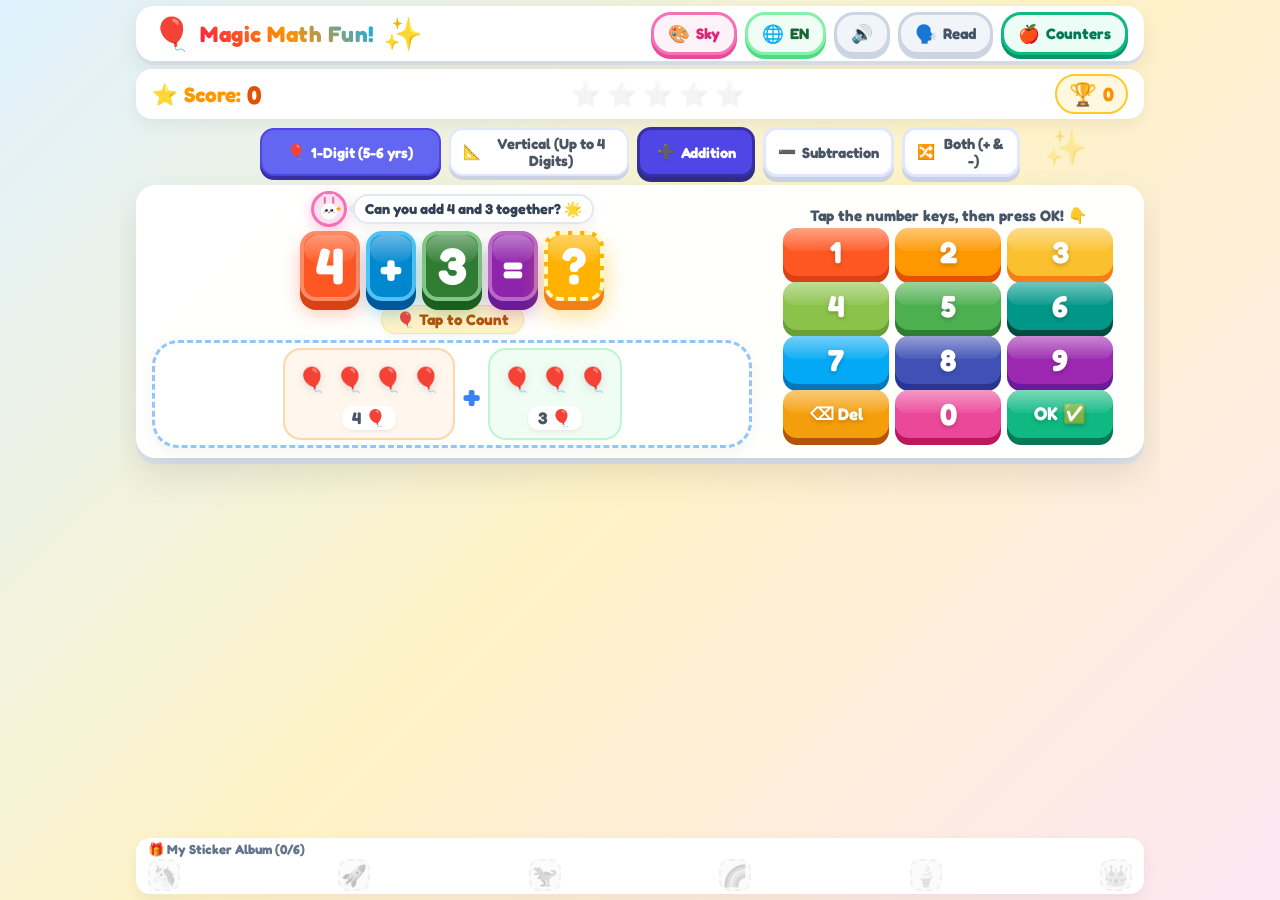
<file: index.html>
<!DOCTYPE html>
<html lang="en">
<head>
  <meta charset="UTF-8">
  <meta name="viewport" content="width=device-width, initial-scale=1.0, maximum-scale=1.0, user-scalable=no, viewport-fit=cover">
  <meta name="apple-mobile-web-app-capable" content="yes">
  <meta name="apple-mobile-web-app-status-bar-style" content="default">
  <meta http-equiv="Cache-Control" content="no-cache, no-store, must-revalidate">
  <meta http-equiv="Pragma" content="no-cache">
  <meta http-equiv="Expires" content="0">
  <title>🌟 Magic Math Adventure! Kids Addition & Subtraction 🎈</title>
  <link rel="preconnect" href="https://fonts.googleapis.com">
  <link rel="preconnect" href="https://fonts.gstatic.com" crossorigin>
  <link href="https://fonts.googleapis.com/css2?family=Fredoka:wght@400;600;700;800&family=Nunito:wght@700;900&display=swap" rel="stylesheet">
  <link rel="stylesheet" href="style.css?v=4.6.0">
</head>
<body class="theme-sky">
  <!-- Canvas for celebration fireworks, flowers & magic touch sparkles -->
  <canvas id="fxCanvas"></canvas>

  <!-- Ambient background clouds & world elements -->
  <div class="bg-decorations" aria-hidden="true">
    <div class="bg-cloud cloud-1">☁️</div>
    <div class="bg-cloud cloud-2">⛅</div>
    <div class="bg-cloud cloud-3">☁️</div>
    <div class="bg-cloud cloud-4">✨</div>
  </div>

  <div class="game-container">
    <!-- Top Header & Controls -->
    <header class="game-header">
      <div class="logo-badge">
        <span class="logo-icon">🎈</span>
        <h1 class="game-title">Magic Math Fun!</h1>
        <span class="logo-icon">✨</span>
      </div>

      <div class="header-tools">
        <!-- Theme Switcher -->
        <button id="themeBtn" class="tool-btn theme-btn" title="Switch Theme (Sky, Space, Candy)" aria-label="Switch Theme">
          <span id="themeIcon">🎨</span>
          <span class="btn-label" id="themeLabel">Sky</span>
        </button>
        <!-- Voice Language Switcher (EN / 中文) -->
        <button id="langBtn" class="tool-btn lang-btn" title="Switch Voice Language (English / 中文)" aria-label="Switch Voice Language">
          <span id="langIcon">🌐</span>
          <span class="btn-label" id="langLabel">EN</span>
        </button>
        <!-- Sound toggle -->
        <button id="soundBtn" class="tool-btn" title="Toggle Sound" aria-label="Toggle Sound">
          <span id="soundIcon">🔊</span>
        </button>
        <!-- Speech Read-Aloud button -->
        <button id="speechBtn" class="tool-btn" title="Read Problem Aloud" aria-label="Read Problem Aloud">
          <span>🗣️</span>
          <span class="btn-label">Read</span>
        </button>
        <!-- Visual Helpers toggle -->
        <button id="visualToggleBtn" class="tool-btn active" title="Show/Hide Fruit Counters" aria-label="Toggle Counters">
          <span>🍎</span>
          <span class="btn-label">Counters</span>
        </button>
      </div>
    </header>

    <!-- Score & Streak Bar with Cool Combo Meter -->
    <div class="score-banner">
      <div class="streak-box">
        <span class="star-icon">⭐</span>
        <span class="streak-label">Score:</span>
        <span id="scoreVal" class="score-num">0</span>
      </div>

      <!-- Arcade Combo Flame Badge -->
      <div class="combo-badge hidden" id="comboBadge">
        <span class="combo-flame">🔥</span>
        <span class="combo-text" id="comboText">COMBO x2!</span>
      </div>

      <div class="stars-tray" id="starsTray">
        <span class="star-slot empty">⭐</span>
        <span class="star-slot empty">⭐</span>
        <span class="star-slot empty">⭐</span>
        <span class="star-slot empty">⭐</span>
        <span class="star-slot empty">⭐</span>
      </div>

      <div class="trophy-badge" id="trophyBadge" title="Collect 5 stars for a prize!">
        <span class="trophy-icon">🏆</span>
        <span id="trophyCount">0</span>
      </div>
    </div>

    <!-- Combined Responsive Controls Toolbar -->
    <div class="controls-toolbar" id="controlsToolbar">
      <!-- Level / Format Selector: Single Digit vs Vertical Multi-Digit -->
      <div class="format-selector">
        <button class="format-tab active" id="tabHorizontal" data-format="horizontal">
          <span class="tab-icon">🎈</span> 1-Digit (5-6 yrs)
        </button>
        <button class="format-tab" id="tabVertical" data-format="vertical">
          <span class="tab-icon">📐</span> Vertical (Up to 4 Digits)
        </button>
      </div>

      <!-- Multi-Digit Range Selector (Visible only in Vertical mode) -->
      <div class="digit-selector hidden" id="digitSelector">
        <span class="digit-label">Columns:</span>
        <button class="digit-pill active" data-digits="2">2 Digits (Tens)</button>
        <button class="digit-pill" data-digits="3">3 Digits (Hundreds)</button>
        <button class="digit-pill" data-digits="4">4 Digits (Thousands)</button>
      </div>

      <!-- Mode Selector Tabs -->
      <div class="mode-selector">
        <button class="mode-tab active" data-mode="add">
          <span class="tab-icon">➕</span> Addition
        </button>
        <button class="mode-tab" data-mode="sub">
          <span class="tab-icon">➖</span> Subtraction
        </button>
        <button class="mode-tab" data-mode="mix">
          <span class="tab-icon">🔀</span> Both (+ & -)
        </button>
      </div>
    </div>

    <!-- Main Game Board -->
    <main class="math-board">
      <div class="board-layout">
        <!-- Problem & Counters Section -->
        <div class="board-problem-section">
          <!-- Animated Mascot Pip with Speech Bubble -->
          <div class="mascot-bar">
            <div class="mascot-avatar" id="mascotAvatar" title="Tap Pip for good luck!">
              <svg viewBox="0 0 100 100" width="56" height="56" class="svg-mascot">
                <ellipse cx="36" cy="22" rx="8" ry="22" fill="#FFFFFF" stroke="#E2E8F0" stroke-width="2.5" class="mascot-ear left-ear"/>
                <ellipse cx="36" cy="22" rx="4.5" ry="15" fill="#F472B6" class="mascot-ear left-ear"/>
                <ellipse cx="64" cy="22" rx="8" ry="22" fill="#FFFFFF" stroke="#E2E8F0" stroke-width="2.5" class="mascot-ear right-ear"/>
                <ellipse cx="64" cy="22" rx="4.5" ry="15" fill="#F472B6" class="mascot-ear right-ear"/>
                <circle cx="50" cy="58" r="28" fill="#FFFFFF" stroke="#E2E8F0" stroke-width="2.5"/>
                <g class="mascot-eyes">
                  <circle cx="41" cy="54" r="5" fill="#1E293B"/>
                  <circle cx="39" cy="52" r="1.8" fill="#FFFFFF"/>
                  <circle cx="59" cy="54" r="5" fill="#1E293B"/>
                  <circle cx="57" cy="52" r="1.8" fill="#FFFFFF"/>
                </g>
                <ellipse cx="33" cy="62" rx="4" ry="2.5" fill="#FDA4AF" opacity="0.8"/>
                <ellipse cx="67" cy="62" rx="4" ry="2.5" fill="#FDA4AF" opacity="0.8"/>
                <polygon points="50,59 47,56 53,56" fill="#EC4899"/>
                <path d="M 47 62 Q 50 65 53 62" stroke="#1E293B" stroke-width="2" stroke-linecap="round" fill="none"/>
                <polygon points="82,42 85,47 91,47 86,51 88,57 82,53 76,57 78,51 73,47 79,47" fill="#F59E0B" class="wand-star"/>
              </svg>
            </div>
            <div class="mascot-bubble" id="mascotBubble">You got this, Math Hero! 🌟</div>
          </div>

          <!-- Equation Display with 3D Glossy Arcade blocks -->
          <div class="equation-card">
            <div class="num-box num-first" id="num1">2</div>
            <div class="op-box" id="opSymbol">+</div>
            <div class="num-box num-second" id="num2">3</div>
            <div class="eq-box">=</div>
            <div class="mystery-box" id="mysteryBox">?</div>
          </div>

          <!-- Visual Counting Counters (Interactive fruits/stars) -->
          <div class="visual-helpers-wrapper" id="visualHelpersWrapper">
            <div class="helpers-header">
              <span class="helpers-badge" id="helpersBadge">🍎 Tap to Count</span>
            </div>
            <div class="visual-helpers-container" id="visualHelpers">
              <!-- Left Fruit Tray -->
              <div class="counter-card counter-left" id="counterLeftCard">
                <div class="counter-items" id="helperLeft">
                  <span class="helper-item" title="apple 1">🍎</span>
                  <span class="helper-item" title="apple 2">🍎</span>
                </div>
                <div class="counter-count" id="countLeft">2 🍎</div>
              </div>

              <div class="helper-op" id="helperOp">+</div>

              <!-- Right Fruit Tray -->
              <div class="counter-card counter-right" id="counterRightCard">
                <div class="counter-items" id="helperRight">
                  <span class="helper-item" title="apple 3">🍎</span>
                  <span class="helper-item" title="apple 4">🍎</span>
                  <span class="helper-item" title="apple 5">🍎</span>
                </div>
                <div class="counter-count" id="countRight">3 🍎</div>
              </div>
            </div>
          </div>

          <!-- Vertical Multi-Digit Math Board with Carry & Borrow Animations -->
          <div class="vertical-card hidden" id="verticalCard">
            <!-- Vertical Actions / Toolbar -->
            <div class="v-toolbar">
              <button id="vDemoBtn" class="v-tool-btn v-demo-btn" title="Interactive step-by-step guidance with Pip">
                <span>🪄</span> Guide Me Step-by-Step!
              </button>
              <button id="vBorrowActionBtn" class="v-tool-btn v-borrow-btn hidden" title="Borrow 1 ten from next column">
                <span>🤝</span> Borrow 1 Ten!
              </button>
            </div>

            <!-- Dynamic Place Value Grid Container -->
            <div class="v-grid-wrapper">
              <div class="v-grid" id="vGrid">
                <!-- Dynamically populated columns -->
              </div>
            </div>

            <!-- Educational Step-by-Step Prompt Banner -->
            <div class="v-step-guide" id="vStepGuide">
              <div class="v-guide-main">
                <span class="v-guide-icon" id="vGuideIcon">💡</span>
                <span class="v-guide-text" id="vGuideText">Start with the Ones column on the right! 👉</span>
              </div>
              <div class="v-guide-detail" id="vGuideDetail"></div>
            </div>
          </div>
        </div>

        <!-- Input & Keypad Section -->
        <div class="board-input-section">
          <!-- Instruction / Hint Prompt -->
          <div class="hint-text" id="hintText">Tap the number keys, then press OK! 👇</div>

          <!-- Kid-Friendly Interactive Number Keypad -->
          <div class="keypad-container" id="keypad">
            <div class="keypad-grid">
              <button class="key-btn key-num" data-val="1">1</button>
              <button class="key-btn key-num" data-val="2">2</button>
              <button class="key-btn key-num" data-val="3">3</button>

              <button class="key-btn key-num" data-val="4">4</button>
              <button class="key-btn key-num" data-val="5">5</button>
              <button class="key-btn key-num" data-val="6">6</button>

              <button class="key-btn key-num" data-val="7">7</button>
              <button class="key-btn key-num" data-val="8">8</button>
              <button class="key-btn key-num" data-val="9">9</button>

              <button class="key-btn key-action key-clear" id="keyClear" title="Clear/Delete">⌫ Del</button>
              <button class="key-btn key-num" data-val="0">0</button>
              <button class="key-btn key-action key-submit" id="keySubmit" title="Check Answer">OK ✅</button>
            </div>
          </div>
        </div>
      </div>
    </main>

    <!-- Sticker Rewards Drawer -->
    <section class="sticker-shelf" id="stickerShelf">
      <div class="shelf-title">
        <span>🎁 My Sticker Album (<span id="stickerCount">0</span>/6)</span>
      </div>
      <div class="stickers-row" id="stickersRow">
        <div class="sticker-item locked" data-id="1">🦄</div>
        <div class="sticker-item locked" data-id="2">🚀</div>
        <div class="sticker-item locked" data-id="3">🦖</div>
        <div class="sticker-item locked" data-id="4">🌈</div>
        <div class="sticker-item locked" data-id="5">🍦</div>
        <div class="sticker-item locked" data-id="6">👑</div>
      </div>
    </section>
  </div>

  <!-- Celebration Modal (Fireworks, Flowers, Cheering Animals) -->
  <div class="modal-overlay" id="celebrationModal">
    <div class="celebration-card">
      <div class="celebration-ribbon">🌟 AWESOME! 🌟</div>
      
      <!-- Cheerful Animal Parade (SVG Animating) -->
      <div class="animal-stage">
        <!-- SVG Cheering Animals -->
        <div class="cheering-animal lion active" id="animalLion">
          <svg viewBox="0 0 200 200" width="160" height="160" class="svg-animal">
            <!-- Lion Mane -->
            <circle cx="100" cy="100" r="75" fill="#FFA726"/>
            <circle cx="100" cy="100" r="68" fill="#FF7043"/>
            <!-- Lion Ears -->
            <circle cx="60" cy="45" r="18" fill="#FF7043"/>
            <circle cx="60" cy="45" r="10" fill="#FFCC80"/>
            <circle cx="140" cy="45" r="18" fill="#FF7043"/>
            <circle cx="140" cy="45" r="10" fill="#FFCC80"/>
            <!-- Lion Face -->
            <circle cx="100" cy="105" r="52" fill="#FFCC80"/>
            <!-- Party Hat -->
            <polygon points="100,10 75,55 125,55" fill="#AB47BC"/>
            <circle cx="100" cy="10" r="8" fill="#FFEB3B"/>
            <circle cx="88" cy="40" r="4" fill="#FFEB3B"/>
            <circle cx="108" cy="35" r="5" fill="#29B6F6"/>
            <!-- Cheerful Eyes -->
            <path d="M 80 95 Q 88 85 96 95" stroke="#3E2723" stroke-width="5" stroke-linecap="round" fill="none"/>
            <path d="M 104 95 Q 112 85 120 95" stroke="#3E2723" stroke-width="5" stroke-linecap="round" fill="none"/>
            <!-- Rosy Cheeks -->
            <circle cx="75" cy="112" r="10" fill="#FF8A80" opacity="0.6"/>
            <circle cx="125" cy="112" r="10" fill="#FF8A80" opacity="0.6"/>
            <!-- Nose & Happy Big Open Smile -->
            <polygon points="100,110 93,103 107,103" fill="#D84315"/>
            <path d="M 100 110 L 100 118" stroke="#3E2723" stroke-width="3"/>
            <path d="M 88 118 Q 100 138 112 118 Z" fill="#D32F2F" stroke="#3E2723" stroke-width="3"/>
            <!-- Tongue -->
            <path d="M 94 126 Q 100 135 106 126 Z" fill="#FF8A80"/>
            <!-- Cheering Paws -->
            <g class="cheering-paws">
              <ellipse cx="40" cy="120" rx="18" ry="14" fill="#FFCC80" transform="rotate(-25 40 120)"/>
              <ellipse cx="160" cy="120" rx="18" ry="14" fill="#FFCC80" transform="rotate(25 160 120)"/>
            </g>
          </svg>
        </div>

        <div class="cheering-animal bunny" id="animalBunny">
          <svg viewBox="0 0 200 200" width="160" height="160" class="svg-animal">
            <!-- Bunny Ears -->
            <ellipse cx="70" cy="50" rx="16" ry="45" fill="#FFFFFF" stroke="#E0E0E0" stroke-width="3" transform="rotate(-12 70 50)"/>
            <ellipse cx="70" cy="50" rx="8" ry="32" fill="#FF80AB" transform="rotate(-12 70 50)"/>
            <ellipse cx="130" cy="50" rx="16" ry="45" fill="#FFFFFF" stroke="#E0E0E0" stroke-width="3" transform="rotate(12 130 50)"/>
            <ellipse cx="130" cy="50" rx="8" ry="32" fill="#FF80AB" transform="rotate(12 130 50)"/>
            <!-- Bunny Head -->
            <circle cx="100" cy="115" r="55" fill="#FFFFFF" stroke="#E0E0E0" stroke-width="3"/>
            <!-- Cute Big Eyes -->
            <circle cx="82" cy="110" r="9" fill="#37474F"/>
            <circle cx="80" cy="107" r="3" fill="#FFFFFF"/>
            <circle cx="118" cy="110" r="9" fill="#37474F"/>
            <circle cx="116" cy="107" r="3" fill="#FFFFFF"/>
            <!-- Blushing Cheeks -->
            <circle cx="68" cy="125" r="10" fill="#FF80AB" opacity="0.6"/>
            <circle cx="132" cy="125" r="10" fill="#FF80AB" opacity="0.6"/>
            <!-- Cute Nose and Smile -->
            <ellipse cx="100" cy="118" rx="6" ry="4" fill="#FF4081"/>
            <path d="M 94 124 Q 100 130 106 124" stroke="#37474F" stroke-width="3" stroke-linecap="round" fill="none"/>
            <!-- Cheerful Golden Star in Hand -->
            <polygon points="100,140 106,155 122,156 109,166 114,182 100,172 86,182 91,166 78,156 94,155" fill="#FFD700"/>
          </svg>
        </div>

        <div class="cheering-animal puppy" id="animalPuppy">
          <svg viewBox="0 0 200 200" width="160" height="160" class="svg-animal">
            <!-- Puppy Ears -->
            <ellipse cx="50" cy="95" rx="20" ry="40" fill="#8D6E63" transform="rotate(25 50 95)"/>
            <ellipse cx="150" cy="95" rx="20" ry="40" fill="#8D6E63" transform="rotate(-25 150 95)"/>
            <!-- Puppy Head -->
            <circle cx="100" cy="105" r="54" fill="#D7CCC8"/>
            <!-- Eye Patch -->
            <ellipse cx="80" cy="95" rx="20" ry="18" fill="#8D6E63" opacity="0.7"/>
            <!-- Sparkly Happy Eyes -->
            <circle cx="80" cy="95" r="8" fill="#3E2723"/>
            <circle cx="78" cy="92" r="3" fill="#FFFFFF"/>
            <circle cx="120" cy="95" r="8" fill="#3E2723"/>
            <circle cx="118" cy="92" r="3" fill="#FFFFFF"/>
            <!-- Cheeks -->
            <circle cx="66" cy="115" r="8" fill="#FFAB91" opacity="0.7"/>
            <circle cx="134" cy="115" r="8" fill="#FFAB91" opacity="0.7"/>
            <!-- Snout & Big Happy Tongue -->
            <ellipse cx="100" cy="115" rx="16" ry="11" fill="#FFFFFF"/>
            <ellipse cx="100" cy="110" rx="9" ry="6" fill="#3E2723"/>
            <path d="M 96 118 Q 100 123 104 118" stroke="#3E2723" stroke-width="2" fill="none"/>
            <path d="M 95 120 C 95 136, 105 136, 105 120 Z" fill="#FF5252"/>
          </svg>
        </div>
      </div>

      <div class="praise-message" id="praiseMessage">YOU ARE A GENIUS! 🎉</div>
      <div class="praise-equation" id="praiseEquation">3 + 2 = 5</div>

      <!-- Floating flowers & sparkles shower decorative icons -->
      <div class="celebration-decorations">
        <span class="decor-flower flower-1">🌸</span>
        <span class="decor-flower flower-2">🌻</span>
        <span class="decor-flower flower-3">🌺</span>
        <span class="decor-flower flower-4">🌷</span>
        <span class="decor-flower flower-5">🌼</span>
      </div>

      <button id="nextQuestionBtn" class="next-btn">Next Problem ➔</button>
    </div>
  </div>

  <!-- Sad Picture / Encouraging Try Again Modal (When wrong) -->
  <div class="modal-overlay" id="sadModal">
    <div class="sad-card">
      <div class="sad-badge">Oops! Almost! 💖</div>

      <!-- Adorable Cute Sad Puppy SVG (Gentle & Encouraging) -->
      <div class="sad-picture-box">
        <svg viewBox="0 0 200 200" width="180" height="180" class="svg-sad-puppy">
          <!-- Background soft halo -->
          <circle cx="100" cy="105" r="70" fill="#E1F5FE" opacity="0.5"/>
          <!-- Droopy Sad Ears -->
          <ellipse cx="45" cy="110" rx="18" ry="42" fill="#8D6E63" transform="rotate(35 45 110)"/>
          <ellipse cx="155" cy="110" rx="18" ry="42" fill="#8D6E63" transform="rotate(-35 155 110)"/>
          <!-- Head -->
          <circle cx="100" cy="105" r="54" fill="#D7CCC8"/>
          <!-- Eye Patch -->
          <ellipse cx="80" cy="100" rx="20" ry="18" fill="#8D6E63" opacity="0.6"/>
          
          <!-- Big Teary Pleading Eyes 🥺 -->
          <!-- Left Eye -->
          <circle cx="78" cy="102" r="12" fill="#3E2723"/>
          <circle cx="75" cy="98" r="4.5" fill="#FFFFFF"/>
          <circle cx="82" cy="106" r="2.5" fill="#FFFFFF"/>
          <!-- Tear drop left -->
          <path d="M 66 110 C 64 116, 60 120, 66 124 C 72 120, 68 116, 66 110 Z" fill="#4FC3F7" class="sad-tear"/>

          <!-- Right Eye -->
          <circle cx="122" cy="102" r="12" fill="#3E2723"/>
          <circle cx="119" cy="98" r="4.5" fill="#FFFFFF"/>
          <circle cx="126" cy="106" r="2.5" fill="#FFFFFF"/>
          <!-- Tear drop right -->
          <path d="M 134 112 C 132 118, 128 122, 134 126 C 140 122, 136 118, 134 112 Z" fill="#4FC3F7" class="sad-tear"/>

          <!-- Droopy sad eyebrows -->
          <path d="M 68 88 Q 80 94 88 90" stroke="#5D4037" stroke-width="3" stroke-linecap="round" fill="none"/>
          <path d="M 132 88 Q 120 94 112 90" stroke="#5D4037" stroke-width="3" stroke-linecap="round" fill="none"/>

          <!-- Snout & Little Cute Sad Mouth -->
          <ellipse cx="100" cy="120" rx="16" ry="12" fill="#FFFFFF"/>
          <ellipse cx="100" cy="115" rx="8" ry="6" fill="#3E2723"/>
          <path d="M 94 128 Q 100 122 106 128" stroke="#3E2723" stroke-width="3" stroke-linecap="round" fill="none"/>

          <!-- Rosy gentle blush -->
          <circle cx="64" cy="118" r="7" fill="#FFAB91" opacity="0.6"/>
          <circle cx="136" cy="118" r="7" fill="#FFAB91" opacity="0.6"/>

          <!-- Paws holding a supportive cute heart -->
          <path d="M 100 148 C 90 135, 75 145, 85 160 L 100 175 L 115 160 C 125 145, 110 135, 100 148 Z" fill="#FF7043"/>
          <ellipse cx="78" cy="155" rx="10" ry="8" fill="#D7CCC8"/>
          <ellipse cx="122" cy="155" rx="10" ry="8" fill="#D7CCC8"/>
        </svg>
      </div>

      <div class="sad-message">Don't be sad! You can do it! 💕</div>
      <div class="sad-hint" id="sadHint">Let's count the fruit helpers together!</div>

      <div class="sad-actions">
        <button id="tryAgainBtn" class="try-again-btn">
          <span>🔄</span> Try Again!
        </button>
      </div>
    </div>
  </div>

  <script src="game.js?v=4.6.0"></script>
</body>
</html>
</file>
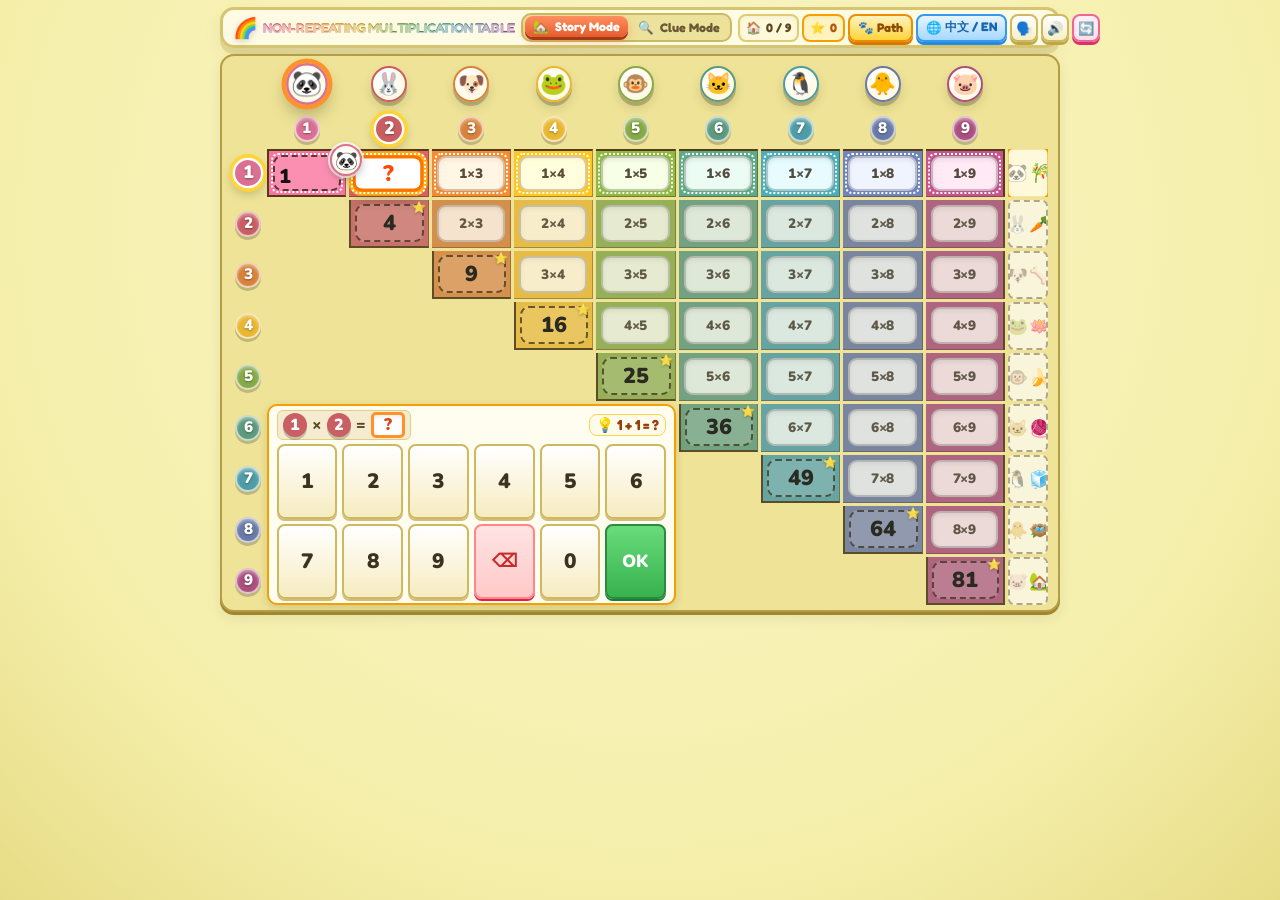
<file: 9x9multiplication/index.html>
<!DOCTYPE html>
<html lang="en">
<head>
  <meta charset="UTF-8" />
  <meta name="viewport" content="width=device-width, initial-scale=1.0, maximum-scale=1.0, user-scalable=no, viewport-fit=cover" />
  <meta name="apple-mobile-web-app-capable" content="yes" />
  <meta name="apple-mobile-web-app-status-bar-style" content="default" />
  <meta http-equiv="Cache-Control" content="no-cache, no-store, must-revalidate" />
  <meta http-equiv="Pragma" content="no-cache" />
  <meta http-equiv="Expires" content="0" />
  <title>🌈 Ning's 9×9 Multiplication Adventure | 動物回家九九乘法表</title>
  <link rel="icon" href="data:image/svg+xml,<svg xmlns=%22http://www.w3.org/2000/svg%22 viewBox=%220 0 100 100%22><text y=%22.9em%22 font-size=%2290%22>🐼</text></svg>" />
  <link rel="preconnect" href="https://fonts.googleapis.com" />
  <link rel="preconnect" href="https://fonts.gstatic.com" crossorigin />
  <link href="https://fonts.googleapis.com/css2?family=Fredoka:wght@500;600;700;800&family=Nunito:wght@700;800;900&display=swap" rel="stylesheet" />
  <link rel="stylesheet" href="style.css?v=9.19.0" />
</head>
<body>
  <!-- Particle & Fireworks Celebration Canvas -->
  <canvas id="fxCanvas"></canvas>

  <div class="app-shell">
    <!-- ==================== TOP HEADER BAR ==================== -->
    <header class="top-header">
      <div class="brand-group">
        <div class="rainbow-badge" aria-hidden="true">🌈</div>
        <div class="title-stack">
          <h1 id="appTitle" class="rainbow-title">NON-REPEATING MULTIPLICATION TABLE</h1>
          <p id="appSubtitle" class="subtitle-text">Ning's Animal Home Adventure • Take Every Animal Home!</p>
        </div>
      </div>

      <!-- Mode Switcher: Story Mode vs Clue Mode (Minesweeper-Style Clue Deduction) -->
      <div class="mode-switcher" role="tablist" aria-label="Game Mode">
        <button id="btnModeStory" class="mode-btn active" data-mode="story" role="tab" aria-selected="true">
          <span class="mode-icon">🏡</span>
          <span id="labelModeStory">Story Mode</span>
        </button>
        <button id="btnModeClue" class="mode-btn" data-mode="clue" role="tab" aria-selected="false">
          <span class="mode-icon">🔍</span>
          <span id="labelModeClue">Clue Mode</span>
        </button>
      </div>

      <!-- ==================== CLUE MODE CONTROLS BAR (INTEGRATED IN TOP HEADER) ==================== -->
      <section id="testToolbar" class="test-toolbar clue-toolbar hidden" aria-label="Clue Mode Options">
        <div class="test-case-info clue-case-info">
          <span class="test-badge-pill clue-badge-pill">🔍 <span id="labelTestStatus"></span><strong id="testHolesRemaining">6/36</strong></span>
          <div class="diff-btn-group clue-diff-group" role="radiogroup" aria-label="Starting Seeds Difficulty">
            <button type="button" class="diff-btn" data-diff="easy" id="diffBtnEasy">🟢 Easy</button>
            <button type="button" class="diff-btn active" data-diff="medium" id="diffBtnMedium">🟡 Med</button>
            <button type="button" class="diff-btn" data-diff="hard" id="diffBtnHard">🔴 Hard</button>
          </div>
          <button type="button" class="tool-btn new-case-btn" id="btnNewTest" title="Generate New Clue Map">
            <span>🔄</span>
            <span id="labelNewTest">New</span>
          </button>
        </div>
      </section>

      <!-- Right Utility Controls: Language, Voice, Sound, Reset -->
      <div class="utility-bar">
        <div class="stat-pill" title="Animals Home">
          <span>🏠</span>
          <span id="homesCountText">0 / 9</span>
        </div>
        <div class="stat-pill star-pill" title="Stars Earned">
          <span>⭐</span>
          <span id="scoreText">0</span>
        </div>
        <div id="timerPill" class="stat-pill timer-pill hidden" title="Elapsed Time">
          <span>⏱️</span>
          <span id="timerText">00:00</span>
        </div>

        <button id="btnToggleView" class="tool-btn view-toggle-btn" title="Switch between Focused Animal Path and Full 9×9 Table">
          <span id="viewToggleIcon" class="tool-icon">🗺️</span>
          <span id="viewToggleLabel">9×9 Table</span>
        </button>
        <button id="btnLang" class="tool-btn lang-toggle" title="Switch Language (English / 繁體中文)">
          <span class="tool-icon">🌐</span>
          <span id="langLabel">EN / 中文</span>
        </button>
        <button id="btnVoice" class="tool-btn" title="Read Aloud Question">
          <span class="tool-icon">🗣️</span>
        </button>
        <button id="btnSound" class="tool-btn active" title="Toggle Sound Effects">
          <span id="soundIcon" class="tool-icon">🔊</span>
        </button>
        <button id="btnReset" class="tool-btn reset-btn" title="New Game / Reset Board">
          <span class="tool-icon">🔄</span>
        </button>
      </div>
    </header>

    <!-- ==================== STORY ANIMAL SELECTOR BAR ==================== -->
    <section id="animalSelectorBar" class="animal-selector-bar" aria-label="Choose an Animal Friend to Guide Home">
      <div class="selector-label" id="selectorPrompt">🐾 Choose Animal Path:</div>
      <div id="animalPillsContainer" class="animal-pills-list">
        <!-- Populated dynamically by script.js for animals 1..9 + All -->
      </div>
    </section>

    <!-- ==================== MAIN WORKSPACE: BOARD + INTERACTION PANEL ==================== -->
    <main class="main-workspace" id="mainWorkspace">
      <!-- LEFT / CENTER: FOCUSED ANIMAL PATH STAGE OR FULL 9x9 TRIANGLE BOARD -->
      <section class="board-section" aria-label="9x9 Non-Repeating Multiplication Board">
        <!-- ==================== FOCUSED ANIMAL L-PATH STAGE (BIG STEPPING STONES FOR IPHONE & IPAD!) ==================== -->
        <div class="focused-path-stage hidden" id="focusedPathStage">
          <!-- 9 Animal Friends Quick-Select Bar -->
          <div class="fp-animal-bar" id="fpAnimalBar" role="tablist" aria-label="Choose Animal Friend">
            <!-- Populated by script.js -->
          </div>

          <!-- Active Animal Story Header & Teacher Cat Clue Bubble -->
          <div class="fp-header-card" id="fpHeaderCard">
            <div class="fp-hero-badge" id="fpHeroBadge">
              <span id="fpAnimalEmoji" class="fp-animal-emoji">🐼</span>
              <span id="fpAnimalProp" class="fp-animal-prop">🎋</span>
            </div>
            <div class="fp-header-copy">
              <div class="fp-title-row">
                <h2 id="fpPathTitle" class="fp-path-title">Panda's 1× Path Home</h2>
                <button id="btnSwitchToFullMap" class="fp-map-btn" type="button">🗺️ Full 9×9 Table</button>
              </div>
              <p id="fpSpeechText" class="fp-speech-text">Tap the flashing ? stepping stone and help Panda walk home!</p>
            </div>
          </div>

          <!-- 2-Row Connected Stepping-Stone Trail (Steps 1..9 + Animal Home!) -->
          <div class="fp-trail-wrap" id="fpTrailWrap">
            <div class="fp-trail-grid" id="fpTrailGrid">
              <!-- 10 big stepping stones generated by script.js -->
            </div>
            <!-- Floating Walking Animal Sprite Layer for Focused Path -->
            <div class="fp-walker-layer" id="fpWalkerLayer" aria-hidden="true"></div>
          </div>
        </div>

        <div class="board-frame" id="boardFrame">
          <!-- Quick Toggle Back to Focused Animal Path View -->
          <button id="btnBackToPathView" class="back-to-path-btn" type="button">
            <span>🐾</span>
            <span id="labelBackToPath">Big Animal Path View</span>
          </button>

          <!-- Decorative Corner Musical Notes & Stars -->
          <span class="deco-item deco-tl">🎵</span>
          <span class="deco-item deco-tr">🎶</span>
          <span class="deco-item deco-bl">✨</span>

          <!-- The 11x11 CSS Grid Board:
               Row 0: Top Animal Friends Starting Dock (Cols 1..9)
               Row 1: Column Number Badges 1..9
               Rows 2..10: Row Number Badge (Col 0) + Triangle Cells (Cols 1..9) + Animal Home (Col 10)
          -->
          <div id="triangleGrid" class="triangle-grid">
            <!-- Generated by script.js -->
          </div>

          <!-- Floating Walking Animal Sprite Layer (Animates along the L-path!) -->
          <div id="walkerLayer" class="walker-layer" aria-hidden="true"></div>

          <!-- Bottom-Left Legend & Teacher Cat (Matches the empty lower-left triangle of the PDF!) -->
          <div class="lower-left-stage" id="lowerLeftStage">
            <!-- Story Journey Visualizer Card -->
            <div class="journey-guide-card" id="journeyGuideCard">
              <div class="journey-header">
                <span id="journeyAnimalAvatar" class="journey-avatar">🐼</span>
                <div class="journey-title-box">
                  <h3 id="journeyTitle">Panda's Path Home</h3>
                  <p id="journeyDesc">Start from Top Column 1 → Turn at Square Corner → Reach Row 1 Home!</p>
                </div>
              </div>
              <div class="journey-steps-track" id="journeyStepsTrack">
                <!-- Step bubbles showing progress along the L-path -->
              </div>
            </div>

            <!-- Teacher Cat & Square Numbers Callout (Directly from PDF!) -->
            <div class="teacher-cat-corner">
              <div class="cat-speech-bubble" id="catSpeechBubble">
                <p id="catSpeechText">Hi Ning! Tap a flashing box and enter the multiplication number to help the animals go home!</p>
              </div>
              <div class="cat-and-legend">
                <!-- Cute SVG Teacher Cat with Glasses & Pointer -->
                <div class="teacher-cat-svg-wrap" id="teacherCatBtn" title="Tap Teacher Cat for a Hint!">
                  <svg viewBox="0 0 120 130" class="teacher-cat-svg">
                    <!-- Tail -->
                    <path d="M25 98 Q8 85 14 70" stroke="#c87d46" stroke-width="9" stroke-linecap="round" fill="none" class="cat-tail"/>
                    <!-- Body -->
                    <ellipse cx="55" cy="96" rx="26" ry="24" fill="#d98a4e" stroke="#5a3518" stroke-width="3.5"/>
                    <!-- Shirt / Vest -->
                    <path d="M36 82 Q55 92 74 82 L77 112 Q55 118 33 112 Z" fill="#5c6bc0" stroke="#5a3518" stroke-width="3"/>
                    <!-- Bowtie -->
                    <polygon points="47,80 63,88 63,80 47,88" fill="#ff5252" stroke="#5a3518" stroke-width="2"/>
                    <!-- Ears -->
                    <polygon points="30,45 26,16 50,32" fill="#d98a4e" stroke="#5a3518" stroke-width="3.5" stroke-linejoin="round"/>
                    <polygon points="33,40 30,22 46,33" fill="#ffab91"/>
                    <polygon points="80,45 84,16 60,32" fill="#d98a4e" stroke="#5a3518" stroke-width="3.5" stroke-linejoin="round"/>
                    <polygon points="77,40 80,22 64,33" fill="#ffab91"/>
                    <!-- Head -->
                    <circle cx="55" cy="52" r="27" fill="#e09153" stroke="#5a3518" stroke-width="3.5"/>
                    <!-- Forehead stripes -->
                    <path d="M55 27 L55 35 M48 29 L50 35 M62 29 L60 35" stroke="#8d4e1f" stroke-width="3" stroke-linecap="round"/>
                    <!-- Eyes -->
                    <circle cx="44" cy="51" r="4.5" fill="#3e2723"/>
                    <circle cx="66" cy="51" r="4.5" fill="#3e2723"/>
                    <circle cx="42.5" cy="49.5" r="1.6" fill="#ffffff"/>
                    <circle cx="64.5" cy="49.5" r="1.6" fill="#ffffff"/>
                    <!-- Round Glasses -->
                    <circle cx="44" cy="51" r="9.5" fill="rgba(255,255,255,0.25)" stroke="#ffd54f" stroke-width="3"/>
                    <circle cx="66" cy="51" r="9.5" fill="rgba(255,255,255,0.25)" stroke="#ffd54f" stroke-width="3"/>
                    <line x1="53.5" y1="51" x2="56.5" y2="51" stroke="#ffd54f" stroke-width="3"/>
                    <!-- Cute Nose & Smile -->
                    <polygon points="52,58 58,58 55,62" fill="#ff8a80"/>
                    <path d="M48 65 Q55 71 62 65" stroke="#5a3518" stroke-width="2.8" fill="none" stroke-linecap="round"/>
                    <!-- Paws & Pointer Stick -->
                    <circle cx="32" cy="88" r="7" fill="#e09153" stroke="#5a3518" stroke-width="3"/>
                    <circle cx="79" cy="84" r="7" fill="#e09153" stroke="#5a3518" stroke-width="3"/>
                    <line x1="83" y1="82" x2="112" y2="55" stroke="#8d6e63" stroke-width="4" stroke-linecap="round"/>
                    <circle cx="113" cy="54" r="4" fill="#ffeb3b" stroke="#5a3518" stroke-width="2"/>
                  </svg>
                </div>

                <div class="square-legend-badge" id="squareLegendBadge">
                  <div class="dashed-preview-icon">N²</div>
                  <div class="square-legend-copy">
                    <strong id="legendTitle">Square Numbers (Diagonal)</strong>
                    <span id="legendSubtitle">The Most Special Corner Stones!</span>
                  </div>
                </div>
              </div>
            </div>
          </div>
        </div>
      </section>

      <!-- IN-TRIANGLE BOTTOM-LEFT DOCK: QUESTION BAR & 2x6 MUSICAL NUMBER KEYPAD -->
      <aside class="control-sidebar in-grid-dock" id="controlSidebar" aria-label="Question & Number Keypad">
        <!-- Active Equation Prompt Card -->
        <div class="question-card" id="questionCard">
          <div class="question-card-header">
            <span id="activeAnimalBadge" class="active-animal-pill">🐰 Bunny's Step</span>
            <button id="btnHint" class="hint-pill-btn" title="Get a helpful hint">
              <span>💡</span>
              <span id="labelHint">Hint</span>
            </button>
          </div>

          <div class="equation-display" id="equationDisplay">
            <span id="eqFactorA" class="eq-num factor-a">2</span>
            <span class="eq-op">×</span>
            <span id="eqFactorB" class="eq-num factor-b">3</span>
            <span class="eq-eq">=</span>
            <div id="eqAnswerBox" class="eq-answer-box">?</div>
          </div>

          <!-- Visual Array / Grouping Helper (Shows when Hint is clicked or in Story Mode) -->
          <div id="visualHintBox" class="visual-hint-box">
            <p id="hintFormulaText" class="hint-formula-text">2 groups of 3 = 3 + 3</p>
            <div id="visualDotsGrid" class="visual-dots-grid"></div>
          </div>

          <!-- Test Mode Surrounding Clue Inspector -->
          <div id="testClueBox" class="test-clue-box hidden">
            <div class="test-clue-header">
              <span class="clue-icon">🔍</span>
              <span id="testClueHeader" class="clue-header-text">Surrounding Clues:</span>
            </div>
            <div id="testCluesList" class="test-clues-list"></div>
          </div>
        </div>

        <!-- Kid-Friendly Musical Keypad -->
        <div class="keypad-card">
          <div class="keypad-grid" id="keypadGrid">
            <button class="key-btn" data-key="1">1</button>
            <button class="key-btn" data-key="2">2</button>
            <button class="key-btn" data-key="3">3</button>
            <button class="key-btn" data-key="4">4</button>
            <button class="key-btn" data-key="5">5</button>
            <button class="key-btn" data-key="6">6</button>
            <button class="key-btn" data-key="7">7</button>
            <button class="key-btn" data-key="8">8</button>
            <button class="key-btn" data-key="9">9</button>
            <button class="key-btn key-clear" data-key="BACK" id="btnClear" title="Backspace / Clear">⌫</button>
            <button class="key-btn" data-key="0">0</button>
            <button class="key-btn key-enter" data-key="ENTER" id="btnSubmit" title="Check Answer">OK</button>
          </div>
        </div>

        <!-- Home Collection Progress Mini-Rack -->
        <div class="homes-rack-card">
          <div class="rack-header">
            <span id="rackTitle">🏡 Animal Homes Reached</span>
            <span id="rackProgressPct" class="rack-pct">1 / 9</span>
          </div>
          <div id="homesMiniRack" class="homes-mini-rack">
            <!-- 9 mini animal home badges -->
          </div>
        </div>
      </aside>
    </main>
  </div>

  <!-- ==================== ANIMAL HOME CELEBRATION OVERLAY BANNER ==================== -->
  <div id="celebrationOverlay" class="celebration-overlay hidden" role="dialog" aria-modal="true">
    <div class="celebration-modal" id="celebrationModal">
      <button id="btnCelebClose" class="celeb-close-btn" type="button" aria-label="Close">✕</button>
      <div class="celeb-body-wrap">
        <div class="celeb-left-pane">
          <div id="celebSpecialBadge" class="celeb-special-badge">🥋 KUNG FU BAMBOO MASTER! 🎋</div>
          <div id="celebAnimalStage" class="celeb-animal-stage">
            <div id="celebHeroWrap" class="celeb-hero-wrap">
              <span id="celebPropLeft" class="celeb-prop prop-left">🎋</span>
              <span id="celebAnimalEmoji" class="celeb-animal-emoji">🐼</span>
              <span id="celebPropRight" class="celeb-prop prop-right">🥋</span>
            </div>
            <span class="celeb-arrow">➡️</span>
            <span id="celebHouseEmoji" class="celeb-house-emoji">🎋</span>
          </div>
          <p id="celebMoveDesc" class="celeb-move-desc">Panda performs the Dragon Warrior Kung Fu Kick!</p>
        </div>
        <div class="celeb-right-pane">
          <div class="celeb-sparkles" id="celebSparkles">✨🎉🌟🎉✨</div>
          <h2 id="celebTitle" class="celeb-title">Yay Ning! Panda is Home!</h2>
          <p id="celebSubtitle" class="celeb-subtitle">You completed the entire 1× path!</p>
          <div id="celebPathBadges" class="celeb-path-badges"></div>
          <button id="btnCelebContinue" class="celeb-continue-btn">OK ✓ Next Animal Friend ➡️</button>
        </div>
      </div>
    </div>
  </div>

  <script src="script.js?v=9.19.0"></script>
</body>
</html>
</file>
<file: style.css>
/* ==========================================================================
   Magic Math Adventure - Kids-Friendly CSS Theme (Ages 5-6)
   ========================================================================== */

:root {
  --font-family: 'Fredoka', 'Nunito', -apple-system, BlinkMacSystemFont, "Segoe UI", Roboto, sans-serif;
  
  /* Bright, playful candy color palette */
  --bg-gradient: linear-gradient(135deg, #e0f2fe 0%, #fef3c7 50%, #fce7f3 100%);
  --num1-color: #ff5722;
  --num1-shadow: #d84315;
  --num2-color: #2e7d32;
  --num2-shadow: #1b5e20;
  --op-color: #0288d1;
  --op-shadow: #01579b;
  --eq-color: #8e24aa;
  --mystery-bg: #ffb300;
  --mystery-shadow: #f57f17;
  
  --card-bg: rgba(255, 255, 255, 0.95);
  --choice-1: #ff5252;
  --choice-2: #448aff;
  --choice-3: #4caf50;
  --choice-4: #ffa000;
}

* {
  box-sizing: border-box;
  margin: 0;
  padding: 0;
  user-select: none;
  -webkit-user-select: none;
  -webkit-touch-callout: none;
  -webkit-tap-highlight-color: transparent;
  touch-action: manipulation;
}

html {
  overflow-x: hidden;
  overflow-y: auto;
  min-height: 100%;
}

body {
  font-family: var(--font-family);
  background: var(--bg-gradient);
  min-height: 100vh;
  min-height: 100dvh;
  padding-top: env(safe-area-inset-top, 0px);
  padding-right: env(safe-area-inset-right, 0px);
  padding-bottom: env(safe-area-inset-bottom, 0px);
  padding-left: env(safe-area-inset-left, 0px);
  display: flex;
  justify-content: center;
  align-items: center;
  overflow-x: hidden;
  overflow-y: auto;
  position: relative;
  color: #37474f;
}

/* Canvas full screen on top for fireworks, flower petals and touch sparkles */
#fxCanvas {
  position: fixed;
  top: 0;
  left: 0;
  width: 100vw;
  height: 100vh;
  pointer-events: none;
  z-index: 900;
}

/* Ambient Background Living World (Floating Clouds & Stars) */
.bg-decorations {
  position: fixed;
  top: 0;
  left: 0;
  width: 100vw;
  height: 100vh;
  pointer-events: none;
  z-index: 1;
  overflow: hidden;
}

.bg-cloud {
  position: absolute;
  font-size: 3.5rem;
  opacity: 0.35;
  filter: drop-shadow(0 4px 12px rgba(0, 0, 0, 0.05));
  user-select: none;
  will-change: transform;
}

.cloud-1 {
  top: 6%;
  left: -80px;
  animation: driftRight 45s linear infinite;
}

.cloud-2 {
  top: 25%;
  right: -90px;
  animation: driftLeft 52s linear infinite;
  animation-delay: 8s;
}

.cloud-3 {
  bottom: 14%;
  left: -100px;
  animation: driftRight 58s linear infinite;
  animation-delay: 18s;
}

.cloud-4 {
  top: 14%;
  right: 15%;
  font-size: 2.2rem;
  animation: twinkleStar 3.5s ease-in-out infinite alternate;
}

@keyframes driftRight {
  0% { transform: translateX(0); }
  100% { transform: translateX(calc(100vw + 160px)); }
}

@keyframes driftLeft {
  0% { transform: translateX(0); }
  100% { transform: translateX(calc(-100vw - 160px)); }
}

@keyframes twinkleStar {
  0% { transform: scale(0.8) rotate(0deg); opacity: 0.25; }
  100% { transform: scale(1.3) rotate(35deg); opacity: 0.85; }
}

/* Main Container */
.game-container {
  width: 100%;
  max-width: 680px;
  min-height: 94vh;
  min-height: calc(100dvh - 16px);
  margin: 8px auto;
  padding: 12px 18px;
  display: flex;
  flex-direction: column;
  justify-content: space-between;
  position: relative;
  z-index: 10;
}

/* ==========================================================================
   Header & Toolbar
   ========================================================================== */
.game-header {
  display: flex;
  justify-content: space-between;
  align-items: center;
  background: #ffffff;
  padding: 12px 20px;
  border-radius: 30px;
  box-shadow: 0 8px 24px rgba(0, 0, 0, 0.08), 0 4px 0 #e2e8f0;
  margin-bottom: 14px;
}

.logo-badge {
  display: flex;
  align-items: center;
  gap: 8px;
}

.logo-icon {
  font-size: 2rem;
  animation: bounce 2s infinite ease-in-out;
}

.game-title {
  font-size: 1.8rem;
  font-weight: 800;
  background: linear-gradient(45deg, #ff1744, #ff9100, #00b0ff);
  -webkit-background-clip: text;
  -webkit-text-fill-color: transparent;
  letter-spacing: 0.5px;
}

.header-tools {
  display: flex;
  gap: 8px;
}

.tool-btn {
  font-family: var(--font-family);
  background: #f1f5f9;
  border: 3px solid #cbd5e1;
  border-radius: 20px;
  padding: 8px 14px;
  font-size: 1.1rem;
  font-weight: 700;
  color: #475569;
  cursor: pointer;
  display: flex;
  align-items: center;
  gap: 6px;
  transition: all 0.2s cubic-bezier(0.34, 1.56, 0.64, 1);
  box-shadow: 0 4px 0 #cbd5e1;
}

.tool-btn:hover {
  transform: translateY(-2px);
  background: #ffffff;
}

.tool-btn:active {
  transform: translateY(2px);
  box-shadow: 0 1px 0 #cbd5e1;
}

.tool-btn.active {
  background: #ecfdf5;
  border-color: #10b981;
  color: #047857;
  box-shadow: 0 4px 0 #059669;
}

.tool-btn.hidden,
#visualToggleBtn.hidden,
body.mode-vertical #visualToggleBtn,
body.mode-vertical #visualHelpersWrapper,
body.mode-vertical .visual-helpers-wrapper,
body.mode-vertical .visual-helpers-container {
  display: none !important;
  visibility: hidden !important;
  pointer-events: none !important;
}

.theme-btn {
  background: #fdf2f8;
  border-color: #f472b6;
  color: #db2777;
  box-shadow: 0 4px 0 #ec4899;
}

.theme-btn:hover {
  background: #fce7f3;
}

.lang-btn {
  background: #f0fdf4;
  border-color: #86efac;
  color: #166534;
  box-shadow: 0 4px 0 #4ade80;
}

.lang-btn:hover {
  background: #dcfce7;
}

.tool-btn .btn-label {
  font-size: 0.95rem;
  display: inline-block;
}

@media (max-width: 580px) {
  .tool-btn .btn-label {
    display: none !important;
  }
  .tool-btn {
    padding: 3px !important;
    min-width: 30px !important;
    width: 30px !important;
    height: 30px !important;
    font-size: 0.9rem !important;
    border-radius: 9px !important;
    border-width: 2px !important;
    gap: 0 !important;
    justify-content: center !important;
    align-items: center !important;
    flex-shrink: 0 !important;
  }
  .header-tools {
    gap: 3px !important;
    flex-shrink: 0 !important;
  }
  .logo-badge {
    gap: 3px !important;
    min-width: 0 !important;
    flex-shrink: 1 !important;
    overflow: hidden !important;
  }
  .game-title {
    font-size: 1.05rem !important;
    white-space: nowrap !important;
    overflow: hidden !important;
    text-overflow: ellipsis !important;
  }
  .logo-icon:last-child {
    display: none !important;
  }
  .logo-icon {
    font-size: 1.15rem !important;
  }
}

/* ==========================================================================
   Score, Stars & Trophies Bar
   ========================================================================== */
.score-banner {
  display: flex;
  justify-content: space-between;
  align-items: center;
  background: #ffffff;
  padding: 10px 18px;
  border-radius: 24px;
  margin-bottom: 12px;
  box-shadow: 0 6px 16px rgba(0, 0, 0, 0.06);
}

.streak-box {
  display: flex;
  align-items: center;
  gap: 6px;
  font-size: 1.3rem;
  font-weight: 800;
  color: #ff9800;
}

.score-num {
  font-size: 1.6rem;
  color: #e65100;
}

.stars-tray {
  display: flex;
  gap: 6px;
}

.star-slot {
  font-size: 1.5rem;
  transition: transform 0.4s cubic-bezier(0.34, 1.56, 0.64, 1);
}

.star-slot.filled {
  filter: drop-shadow(0 2px 6px rgba(255, 193, 7, 0.8));
  animation: starPop 0.5s ease-out;
}

.star-slot.empty {
  opacity: 0.25;
  filter: grayscale(1);
}

.trophy-badge {
  display: flex;
  align-items: center;
  gap: 6px;
  background: #fff8e1;
  border: 2px solid #ffca28;
  padding: 4px 12px;
  border-radius: 20px;
  font-weight: 800;
  font-size: 1.2rem;
  color: #ff8f00;
}

.trophy-icon {
  font-size: 1.4rem;
}

/* Arcade Combo Flame Badge */
.combo-badge {
  display: inline-flex;
  align-items: center;
  gap: 6px;
  background: linear-gradient(135deg, #ff3d00, #ff9100);
  color: #ffffff;
  padding: 4px 14px;
  border-radius: 20px;
  font-size: 1.05rem;
  font-weight: 900;
  letter-spacing: 0.5px;
  box-shadow: 0 4px 14px rgba(255, 61, 0, 0.45), 0 2px 0 #b32a00;
  animation: comboPulse 0.7s ease-in-out infinite alternate;
}

.combo-badge.hidden {
  display: none;
}

@keyframes comboPulse {
  0% { transform: scale(0.95); filter: brightness(1); }
  100% { transform: scale(1.08); filter: brightness(1.25); }
}

/* Floating "+10 ⭐" Popups */
.floating-score {
  position: fixed;
  font-family: var(--font-family);
  font-weight: 900;
  font-size: 1.8rem;
  color: #f59e0b;
  text-shadow: 0 2px 0 #ffffff, 0 4px 10px rgba(245, 158, 11, 0.5);
  pointer-events: none;
  z-index: 999;
  animation: scoreFloatUp 1.2s cubic-bezier(0.22, 1, 0.36, 1) forwards;
}

@keyframes scoreFloatUp {
  0% { transform: translateY(0) scale(0.7); opacity: 0; }
  20% { transform: translateY(-15px) scale(1.2); opacity: 1; }
  80% { transform: translateY(-55px) scale(1); opacity: 1; }
  100% { transform: translateY(-80px) scale(0.9); opacity: 0; }
}

/* ==========================================================================
   Mode & Range Selectors
   ========================================================================== */
/* Controls Toolbar (Groups format, range and mode selectors for clean responsive layouts) */
.controls-toolbar {
  display: flex;
  flex-direction: column;
  gap: 6px;
  margin-bottom: 8px;
  width: 100%;
}

/* Format Selector (Horizontal vs Vertical Multi-Digit) */
.format-selector {
  display: flex;
  gap: 8px;
  margin-bottom: 8px;
}

.format-tab {
  flex: 1;
  font-family: var(--font-family);
  font-size: 1.05rem;
  font-weight: 800;
  padding: 8px 10px;
  border: 2.5px solid #e0e7ff;
  border-radius: 18px;
  background: #ffffff;
  color: #4b5563;
  cursor: pointer;
  box-shadow: 0 4px 0 #cbd5e1;
  transition: all 0.15s cubic-bezier(0.34, 1.56, 0.64, 1);
  display: flex;
  justify-content: center;
  align-items: center;
  gap: 6px;
}

.format-tab:hover {
  transform: translateY(-2px);
  box-shadow: 0 6px 0 #cbd5e1;
}

.format-tab:active {
  transform: translateY(2px);
  box-shadow: 0 1px 0 #cbd5e1;
}

.format-tab.active {
  background: #6366f1;
  color: #ffffff;
  border-color: #4f46e5;
  box-shadow: 0 4px 0 #3730a3;
}

/* Digit Range Selector (2, 3, 4 Digits) */
.digit-selector {
  display: flex;
  justify-content: center;
  align-items: center;
  gap: 6px;
  margin-bottom: 8px;
  background: rgba(255, 255, 255, 0.85);
  padding: 5px 12px;
  border-radius: 20px;
  border: 2px solid #e2e8f0;
  box-shadow: 0 2px 8px rgba(0,0,0,0.04);
}

.digit-selector.hidden {
  display: none !important;
}

.digit-label {
  font-size: 0.95rem;
  font-weight: 800;
  color: #64748b;
  margin-right: 4px;
}

.digit-pill {
  font-family: var(--font-family);
  border: 2px solid #cbd5e1;
  background: #ffffff;
  color: #475569;
  font-weight: 800;
  font-size: 0.9rem;
  padding: 5px 12px;
  border-radius: 14px;
  cursor: pointer;
  box-shadow: 0 3px 0 #cbd5e1;
  transition: all 0.15s;
}

.digit-pill:hover {
  background: #f8fafc;
  transform: translateY(-1px);
}

.digit-pill.active {
  background: #0ea5e9;
  border-color: #0284c7;
  color: #ffffff;
  box-shadow: 0 3px 0 #0369a1;
}

.mode-selector {
  display: flex;
  gap: 8px;
  margin-bottom: 10px;
}

.mode-tab {
  flex: 1;
  font-family: var(--font-family);
  font-size: 1.15rem;
  font-weight: 800;
  padding: 10px 6px;
  border: 3px solid #e0e7ff;
  border-radius: 20px;
  background: #ffffff;
  color: #4b5563;
  cursor: pointer;
  box-shadow: 0 5px 0 #cbd5e1;
  transition: all 0.2s cubic-bezier(0.34, 1.56, 0.64, 1);
  display: flex;
  justify-content: center;
  align-items: center;
  gap: 6px;
}

.mode-tab:hover {
  transform: translateY(-2px);
  box-shadow: 0 7px 0 #cbd5e1;
}

.mode-tab:active {
  transform: translateY(3px);
  box-shadow: 0 2px 0 #cbd5e1;
}

.mode-tab.active {
  background: #4f46e5;
  color: #ffffff;
  border-color: #3730a3;
  box-shadow: 0 5px 0 #312e81;
}

.range-selector {
  display: flex;
  justify-content: center;
  align-items: center;
  gap: 8px;
  margin-bottom: 16px;
}

.range-label {
  font-size: 1.05rem;
  font-weight: 800;
  color: #64748b;
}

.range-pill {
  font-family: var(--font-family);
  border: 2px solid #cbd5e1;
  background: #f8fafc;
  color: #475569;
  font-weight: 700;
  font-size: 0.95rem;
  padding: 6px 14px;
  border-radius: 16px;
  cursor: pointer;
  box-shadow: 0 3px 0 #cbd5e1;
  transition: all 0.2s;
}

.range-pill:hover {
  background: #ffffff;
}

.range-pill.active {
  background: #06b6d4;
  border-color: #0891b2;
  color: #ffffff;
  box-shadow: 0 3px 0 #0e7490;
}

/* ==========================================================================
   Math Board & Large Colorful Numbers
   ========================================================================== */
.math-board {
  background: var(--card-bg);
  border-radius: 36px;
  padding: 24px 20px;
  box-shadow: 0 16px 36px rgba(0, 0, 0, 0.1), 0 6px 0 #e2e8f0;
  text-align: center;
  margin-bottom: 16px;
}

/* Animated Mascot Pip Bar */
.mascot-bar {
  display: flex;
  align-items: center;
  justify-content: center;
  gap: 12px;
  margin-bottom: 14px;
}

.mascot-avatar {
  width: 56px;
  height: 56px;
  border-radius: 50%;
  background: radial-gradient(circle, #fdf2f8 0%, #fbcfe8 100%);
  border: 3px solid #f472b6;
  box-shadow: 0 4px 14px rgba(244, 114, 182, 0.4);
  display: flex;
  align-items: center;
  justify-content: center;
  cursor: pointer;
  animation: mascotFloat 3.2s ease-in-out infinite;
  transition: transform 0.25s cubic-bezier(0.34, 1.56, 0.64, 1);
  flex-shrink: 0;
}

.mascot-avatar:hover, .mascot-avatar:active {
  transform: scale(1.18) rotate(8deg);
}

@keyframes mascotFloat {
  0%, 100% { transform: translateY(0) rotate(0deg); }
  50% { transform: translateY(-5px) rotate(-2deg); }
}

.left-ear {
  transform-origin: 36px 36px;
  animation: earWiggleLeft 4s ease-in-out infinite;
}

.right-ear {
  transform-origin: 64px 36px;
  animation: earWiggleRight 4.5s ease-in-out infinite;
}

@keyframes earWiggleLeft {
  0%, 75%, 100% { transform: rotate(0deg); }
  80% { transform: rotate(-10deg); }
  85% { transform: rotate(5deg); }
}

@keyframes earWiggleRight {
  0%, 70%, 100% { transform: rotate(0deg); }
  75% { transform: rotate(10deg); }
  80% { transform: rotate(-5deg); }
}

.mascot-eyes {
  transform-origin: 50px 54px;
  animation: eyeBlink 3.8s infinite;
}

@keyframes eyeBlink {
  0%, 94%, 98%, 100% { transform: scaleY(1); }
  96% { transform: scaleY(0.08); }
}

.wand-star {
  transform-origin: 82px 49px;
  animation: starPulse 2s ease-in-out infinite;
}

@keyframes starPulse {
  0%, 100% { transform: scale(1) rotate(0deg); }
  50% { transform: scale(1.25) rotate(15deg); }
}

.mascot-bubble {
  background: #ffffff;
  padding: 8px 16px;
  border-radius: 20px;
  font-size: 1.05rem;
  font-weight: 800;
  color: #334155;
  border: 2.5px solid #e2e8f0;
  box-shadow: 0 4px 12px rgba(0, 0, 0, 0.06);
  position: relative;
  transition: all 0.3s ease;
  max-width: 320px;
}

.mascot-bubble::before {
  content: '';
  position: absolute;
  left: -8px;
  top: 50%;
  transform: translateY(-50%);
  width: 0;
  height: 0;
  border-top: 6px solid transparent;
  border-bottom: 6px solid transparent;
  border-right: 8px solid #e2e8f0;
}

.equation-card {
  display: flex;
  justify-content: center;
  align-items: center;
  gap: 12px;
  margin-bottom: 16px;
  flex-wrap: nowrap;
}

/* Huge Numbers with 3D Depth & Bright Playful Colors */
.num-box, .op-box, .eq-box, .mystery-box {
  display: flex;
  justify-content: center;
  align-items: center;
  font-size: 4.6rem;
  font-weight: 900;
  line-height: 1;
  min-width: 85px;
  height: 105px;
  border-radius: 24px;
  position: relative;
  overflow: hidden;
  transition: transform 0.25s cubic-bezier(0.34, 1.56, 0.64, 1);
}

.num-box::after, .op-box::after, .eq-box::after, .mystery-box::after {
  content: '';
  position: absolute;
  top: 0;
  left: 0;
  right: 0;
  height: 45%;
  background: linear-gradient(180deg, rgba(255, 255, 255, 0.4) 0%, rgba(255, 255, 255, 0.04) 100%);
  border-radius: inherit;
  pointer-events: none;
}

.num-first {
  color: #ffffff;
  background: #ff5722;
  box-shadow: 0 9px 0 var(--num1-shadow), 0 12px 18px rgba(255, 87, 34, 0.35);
  border: 4px solid #ff8a65;
}

.num-second {
  color: #ffffff;
  background: #2e7d32;
  box-shadow: 0 9px 0 var(--num2-shadow), 0 12px 18px rgba(46, 125, 50, 0.35);
  border: 4px solid #81c784;
}

.op-box {
  color: #ffffff;
  background: #0288d1;
  box-shadow: 0 9px 0 var(--op-shadow), 0 12px 18px rgba(2, 136, 209, 0.35);
  border: 4px solid #4fc3f7;
  font-size: 4.2rem;
  width: 75px;
  min-width: 75px;
}

.eq-box {
  color: #ffffff;
  background: #8e24aa;
  box-shadow: 0 9px 0 #6a1b9a, 0 12px 18px rgba(142, 36, 170, 0.35);
  border: 4px solid #ba68c8;
  font-size: 4.2rem;
  width: 75px;
  min-width: 75px;
}

.mystery-box {
  color: #ffffff;
  background: #ffb300;
  box-shadow: 0 9px 0 var(--mystery-shadow), 0 14px 24px rgba(255, 179, 0, 0.45);
  border: 4px dashed #fff9c4;
  font-size: 4.6rem;
  min-width: 120px;
  padding: 0 10px;
  letter-spacing: 1px;
  animation: pulseCard 2s infinite ease-in-out;
}

.mystery-box.has-val {
  background: #f59e0b;
  border-style: solid;
  animation: none;
}

/* ==========================================================================
   Visual Counting Helpers (Fruit & Star Counters)
   ========================================================================== */
.visual-helpers-wrapper {
  margin-bottom: 16px;
  transition: all 0.3s ease;
}

.visual-helpers-wrapper.hidden,
#visualHelpersWrapper.hidden {
  display: none !important;
}

.helpers-header {
  display: flex;
  justify-content: center;
  margin-bottom: 6px;
}

.helpers-badge {
  background: #fef3c7;
  color: #b45309;
  font-size: 0.95rem;
  font-weight: 800;
  padding: 4px 14px;
  border-radius: 14px;
  border: 1.5px solid #fde68a;
  box-shadow: 0 2px 4px rgba(0,0,0,0.04);
}

.visual-helpers-container {
  display: flex;
  justify-content: center;
  align-items: center;
  gap: 14px;
  background: #ffffff;
  border: 3px dashed #93c5fd;
  border-radius: 26px;
  padding: 10px 14px;
  min-height: 90px;
  box-shadow: 0 4px 16px rgba(0, 0, 0, 0.05);
  transition: all 0.3s ease;
}

.visual-helpers-container.hidden {
  display: none;
}

.counter-card {
  display: flex;
  flex-direction: column;
  align-items: center;
  gap: 4px;
  padding: 8px 10px;
  border-radius: 18px;
  min-width: 95px;
  max-width: 220px;
  transition: transform 0.2s ease;
}

.counter-left {
  background: #fff7ed;
  border: 2px solid #fed7aa;
}

.counter-right {
  background: #f0fdf4;
  border: 2px solid #bbf7d0;
}

.counter-items {
  display: flex;
  flex-wrap: wrap;
  gap: 4px;
  justify-content: center;
  align-items: center;
  min-height: 44px;
}

.counter-count {
  font-size: 1.05rem;
  font-weight: 800;
  color: #475569;
  background: #ffffff;
  padding: 2px 10px;
  border-radius: 10px;
  box-shadow: 0 2px 4px rgba(0,0,0,0.06);
}

.helper-item {
  font-size: 2.2rem;
  display: inline-block;
  cursor: pointer;
  padding: 2px;
  line-height: 1;
  transition: transform 0.2s cubic-bezier(0.34, 1.56, 0.64, 1);
  filter: drop-shadow(0 2px 4px rgba(0,0,0,0.12));
}

.helper-item:hover {
  transform: scale(1.4) rotate(12deg);
}

.helper-item:active {
  transform: scale(0.9);
}

.helper-item.crossed-out {
  opacity: 0.3;
  filter: grayscale(0.8);
  position: relative;
}

.helper-item.crossed-out::after {
  content: "❌";
  font-size: 1.2rem;
  position: absolute;
  top: 50%;
  left: 50%;
  transform: translate(-50%, -50%);
}

.helper-op {
  font-size: 2.2rem;
  font-weight: 900;
  color: #3b82f6;
}

/* ==========================================================================
   Vertical Math (Columns Up to 4 Digits with Carry & Borrow)
   ========================================================================== */
.vertical-card {
  width: 100%;
  display: flex;
  flex-direction: column;
  align-items: center;
  margin-bottom: 12px;
}

.vertical-card.hidden {
  display: none !important;
}

.equation-card.hidden {
  display: none !important;
}

.v-toolbar {
  display: flex;
  gap: 8px;
  margin-bottom: 8px;
  width: 100%;
  justify-content: center;
  flex-wrap: wrap;
}

.v-tool-btn {
  font-family: var(--font-family);
  font-size: 0.95rem;
  font-weight: 800;
  padding: 6px 14px;
  border-radius: 16px;
  border: 2px solid #cbd5e1;
  cursor: pointer;
  display: inline-flex;
  align-items: center;
  gap: 6px;
  box-shadow: 0 3px 0 #cbd5e1;
  transition: all 0.15s cubic-bezier(0.34, 1.56, 0.64, 1);
}

.v-demo-btn {
  background: #fdf4ff;
  border-color: #f0abfc;
  color: #a21caf;
  box-shadow: 0 3px 0 #d946ef;
}

.v-demo-btn:hover {
  background: #fae8ff;
  transform: translateY(-2px);
}

.v-borrow-btn {
  background: #fff7ed;
  border-color: #fed7aa;
  color: #c2410c;
  box-shadow: 0 3px 0 #f97316;
  animation: pulseCard 1s infinite alternate;
}

.v-borrow-btn.hidden {
  display: none !important;
}

/* Vertical Grid Container */
.v-grid-wrapper {
  background: #ffffff;
  border: 3.5px solid #e0e7ff;
  border-radius: 24px;
  padding: 10px 18px;
  box-shadow: 0 8px 24px rgba(0, 0, 0, 0.08), 0 4px 0 #cbd5e1;
  margin-bottom: 8px;
  display: inline-block;
  min-width: 260px;
  max-width: 100%;
}

.v-grid {
  display: grid;
  align-items: center;
  justify-items: center;
  row-gap: 4px;
  column-gap: 12px;
}

/* Place Value Header (Th, H, T, O) */
.v-col-header {
  font-weight: 900;
  font-size: 0.95rem;
  padding: 3px 8px;
  border-radius: 10px;
  text-align: center;
  color: #ffffff;
  text-shadow: 0 1px 2px rgba(0,0,0,0.2);
  line-height: 1.1;
  width: 100%;
  box-sizing: border-box;
}

.v-col-header.col-tth { background: #8b5cf6; }
.v-col-header.col-th  { background: #10b981; }
.v-col-header.col-h   { background: #0ea5e9; }
.v-col-header.col-t   { background: #f59e0b; }
.v-col-header.col-o   { background: #ef4444; }

/* Carry Cell with Animated Badge */
.v-carry-cell {
  min-height: 28px;
  min-width: 28px;
  width: auto;
  border-radius: 14px;
  border: 2px dashed #cbd5e1;
  display: flex;
  align-items: center;
  justify-content: center;
  gap: 2px;
  font-size: 1.05rem;
  font-weight: 900;
  color: #f59e0b;
  position: relative;
  transition: all 0.25s cubic-bezier(0.34, 1.56, 0.64, 1);
}

.v-carry-cell:empty {
  width: 28px;
  height: 28px;
  border-radius: 50%;
}

.v-carry-cell.active-carry {
  background: #fef08a;
  border: 2px solid #eab308;
  color: #854d0e;
  box-shadow: 0 0 10px rgba(234, 179, 8, 0.6);
  animation: carryPop 0.4s cubic-bezier(0.34, 1.56, 0.64, 1);
}

@keyframes carryPop {
  0% { transform: scale(0.3) translateY(18px); opacity: 0; }
  60% { transform: scale(1.3) translateY(-3px); }
  100% { transform: scale(1) translateY(0); opacity: 1; }
}

/* Borrow Cell */
.v-borrow-cell {
  height: 22px;
  display: flex;
  align-items: center;
  justify-content: center;
  font-size: 0.95rem;
  font-weight: 900;
  color: #e11d48;
}

.v-borrow-badge {
  background: #ffe4e6;
  border: 1.5px solid #f43f5e;
  color: #be123c;
  padding: 1px 6px;
  border-radius: 10px;
  font-size: 0.85rem;
  font-weight: 900;
  animation: borrowFly 0.4s cubic-bezier(0.34, 1.56, 0.64, 1);
  box-shadow: 0 2px 8px rgba(244, 63, 94, 0.35);
  display: inline-flex;
  align-items: center;
  justify-content: center;
  line-height: 1.2;
}

.v-borrow-badge.borrow-minus {
  background: #fee2e2;
  border: 1.5px solid #ef4444;
  color: #dc2626;
  font-size: 0.95rem;
  font-weight: 900;
  padding: 1px 6px;
  border-radius: 12px;
  box-shadow: 0 2px 6px rgba(239, 68, 68, 0.35);
  animation: subPop 0.35s cubic-bezier(0.34, 1.56, 0.64, 1);
}

.v-borrow-badge.borrow-nine {
  background: #fef3c7;
  border: 1.5px solid #f59e0b;
  color: #b45309;
  font-size: 0.95rem;
  font-weight: 900;
  padding: 1px 6px;
  border-radius: 12px;
  box-shadow: 0 2px 6px rgba(245, 158, 11, 0.35);
  animation: subPop 0.35s cubic-bezier(0.34, 1.56, 0.64, 1);
}

.v-carry-cell:has(.v-borrow-badge),
.v-carry-cell.has-borrow-minus,
.v-carry-cell.has-borrow-10,
.v-carry-cell.has-borrow-nine,
.v-carry-cell.has-multi-badge {
  border: none !important;
  background: transparent !important;
}

.v-carry-cell.has-multi-badge {
  display: flex;
  flex-direction: row;
  align-items: center;
  justify-content: center;
  gap: 2px;
  white-space: nowrap;
}

.v-carry-cell.has-multi-badge .v-borrow-badge {
  font-size: 0.78rem;
  padding: 1px 4px;
  border-radius: 8px;
}

@keyframes borrowFly {
  0% { transform: translateX(20px) scale(0.4); opacity: 0; }
  100% { transform: translateX(0) scale(1); opacity: 1; }
}

/* Number Digits */
.v-digit-cell {
  font-size: 2.8rem;
  font-weight: 900;
  color: #1e293b;
  width: 46px;
  height: 48px;
  display: flex;
  align-items: center;
  justify-content: center;
  position: relative;
  transition: all 0.2s cubic-bezier(0.34, 1.56, 0.64, 1);
}

/* Interactive Tappable Digit for Borrowing */
.v-digit-cell.can-borrow-wobble {
  cursor: pointer;
  background: #fff7ed;
  border: 2.5px dashed #f97316;
  border-radius: 14px;
  animation: borrowPulseWobble 0.9s infinite ease-in-out;
  box-shadow: 0 0 16px rgba(249, 115, 22, 0.45);
}

.v-digit-cell.can-borrow-wobble::before {
  content: 'Tap Me! 🤝';
  position: absolute;
  top: -24px;
  left: 50%;
  transform: translateX(-50%);
  background: linear-gradient(135deg, #f97316, #ef4444);
  color: #ffffff;
  font-size: 0.72rem;
  font-weight: 800;
  padding: 2px 7px;
  border-radius: 10px;
  white-space: nowrap;
  box-shadow: 0 3px 8px rgba(239, 68, 68, 0.4);
  animation: bounce 0.8s infinite alternate;
  z-index: 20;
}

@keyframes borrowPulseWobble {
  0% { transform: scale(1) rotate(0deg); }
  25% { transform: scale(1.1) rotate(-4deg); }
  75% { transform: scale(1.1) rotate(4deg); }
  100% { transform: scale(1) rotate(0deg); }
}

.v-digit-cell.struck-through {
  color: #94a3b8;
}

.v-digit-cell.struck-through::after {
  content: '';
  position: absolute;
  top: 15%;
  bottom: 15%;
  left: 15%;
  right: 15%;
  border-top: 4px solid #ef4444;
  transform: rotate(-35deg);
  animation: slashCut 0.3s cubic-bezier(0.34, 1.56, 0.64, 1);
}

@keyframes slashCut {
  0% { transform: rotate(-35deg) scaleX(0); opacity: 0; }
  100% { transform: rotate(-35deg) scaleX(1); opacity: 1; }
}

.v-sub-digit {
  position: absolute;
  top: -20px;
  right: -4px;
  min-width: 28px;
  text-align: center;
  font-size: 1.05rem;
  font-weight: 900;
  letter-spacing: -0.5px;
  color: #ffffff;
  background: linear-gradient(135deg, #ef4444, #f43f5e);
  border-radius: 8px;
  padding: 1px 5px;
  box-shadow: 0 3px 6px rgba(239, 68, 68, 0.4);
  animation: subPop 0.35s cubic-bezier(0.34, 1.56, 0.64, 1);
  z-index: 10;
}

@keyframes subPop {
  0% { transform: scale(0); opacity: 0; }
  80% { transform: scale(1.25); }
  100% { transform: scale(1); opacity: 1; }
}

.v-transformed-num {
  color: #e11d48;
  font-size: 0.95em;
  font-weight: 900;
  animation: transPop 0.4s cubic-bezier(0.34, 1.56, 0.64, 1);
  display: inline-block;
  text-shadow: 0 0 8px rgba(225, 29, 72, 0.3);
}

@keyframes transPop {
  0% { transform: scale(0.5); opacity: 0; }
  70% { transform: scale(1.3); }
  100% { transform: scale(1); opacity: 1; }
}

/* Interactive Floating Token (Flies across the screen) */
.flying-math-token {
  position: fixed;
  z-index: 10000;
  pointer-events: none;
  font-family: var(--font-family);
  font-weight: 900;
  padding: 6px 14px;
  border-radius: 20px;
  font-size: 1.25rem;
  color: #ffffff;
  display: inline-flex;
  align-items: center;
  gap: 6px;
  box-shadow: 0 8px 24px rgba(0, 0, 0, 0.25), 0 0 16px rgba(245, 158, 11, 0.6);
  border: 2px solid #ffffff;
  transform: translate(-50%, -50%);
}

/* Interactive Carry Balloon (Tappable +1 to fly up) */
.interactive-carry-balloon {
  position: absolute;
  bottom: calc(100% + 8px);
  left: 50%;
  transform: translateX(-50%);
  cursor: pointer;
  background: linear-gradient(135deg, #ec4899, #f43f5e);
  color: #ffffff;
  padding: 4px 10px;
  border-radius: 18px;
  font-size: 0.88rem;
  font-weight: 900;
  display: flex;
  align-items: center;
  gap: 4px;
  box-shadow: 0 4px 14px rgba(236, 72, 153, 0.6);
  animation: balloonFloat 1.2s infinite alternate ease-in-out;
  z-index: 50;
  white-space: nowrap;
  border: 2px solid #ffffff;
}

.interactive-carry-balloon:hover {
  transform: translateX(-50%) scale(1.12);
}

.carry-balloon-tip {
  font-size: 0.72rem;
  background: rgba(255, 255, 255, 0.25);
  padding: 1px 5px;
  border-radius: 6px;
}

@keyframes balloonFloat {
  0% { transform: translateX(-50%) translateY(0); }
  100% { transform: translateX(-50%) translateY(-6px); }
}

.v-carry-cell.carry-target-pulse {
  border-color: #ec4899 !important;
  background: #fdf2f8 !important;
  animation: carryTargetPulse 0.8s infinite alternate;
  box-shadow: 0 0 14px rgba(236, 72, 153, 0.6);
}

@keyframes carryTargetPulse {
  0% { transform: scale(1); border-style: dashed; }
  100% { transform: scale(1.18); border-style: solid; }
}

/* Keypad Guided Pulse in Tutor Mode */
.key-btn.guide-pulse {
  animation: keyGuidePulse 0.8s infinite alternate !important;
  box-shadow: 0 0 18px #f59e0b, 0 6px 0 #d97706 !important;
  border-color: #fbbf24 !important;
}

@keyframes keyGuidePulse {
  0% { transform: scale(1); }
  100% { transform: scale(1.08) translateY(-3px); }
}

/* Ning's Borrow Method Card (破十法: 借10先減底再加頂) */
.ning-borrow-card {
  background: linear-gradient(135deg, #fffbeb, #fef3c7);
  border: 2.5px solid #f59e0b;
  border-radius: 16px;
  padding: 6px 12px;
  margin: 6px auto;
  box-shadow: 0 4px 14px rgba(245, 158, 11, 0.25);
  animation: ningCardPop 0.4s cubic-bezier(0.34, 1.56, 0.64, 1);
  max-width: 360px;
  width: 100%;
  box-sizing: border-box;
}

@keyframes ningCardPop {
  0% { transform: scale(0.85); opacity: 0; }
  100% { transform: scale(1); opacity: 1; }
}

.ning-card-title {
  font-size: 0.84rem;
  font-weight: 800;
  color: #b45309;
  margin-bottom: 4px;
  display: flex;
  align-items: center;
  justify-content: center;
  gap: 4px;
}

.ning-card-formula {
  display: flex;
  align-items: center;
  justify-content: center;
  gap: 8px;
  flex-wrap: wrap;
}

.ning-formula-step {
  display: inline-flex;
  align-items: center;
  gap: 4px;
  background: #ffffff;
  padding: 3px 8px;
  border-radius: 10px;
  border: 1.5px solid #fbbf24;
  font-size: 0.95rem;
  font-weight: 800;
  color: #1e293b;
  box-shadow: 0 2px 4px rgba(0, 0, 0, 0.05);
}

.ning-formula-step.step-sub {
  border-color: #38bdf8;
  background: #f0f9ff;
}

.ning-formula-step.step-add {
  border-color: #4ade80;
  background: #f0fdf4;
}

.formula-label {
  font-size: 0.72rem;
  font-weight: 900;
  color: #64748b;
  margin-right: 2px;
}

.badge-ten {
  background: #f59e0b;
  color: #ffffff;
  padding: 1px 5px;
  border-radius: 6px;
  font-size: 0.9rem;
}

.badge-bot {
  color: #dc2626;
  font-weight: 900;
}

.badge-top {
  color: #2563eb;
  font-weight: 900;
}

.badge-res {
  background: #e0f2fe;
  color: #0284c7;
  padding: 1px 5px;
  border-radius: 6px;
}

.badge-final {
  background: #dcfce7;
  color: #16a34a;
  padding: 1px 6px;
  border-radius: 6px;
  font-size: 1.05rem;
  box-shadow: 0 0 8px rgba(34, 197, 94, 0.4);
}

.ning-arrow {
  color: #f59e0b;
  font-weight: 900;
  font-size: 0.9rem;
}

/* Operation Symbol */
.v-op-cell {
  font-size: 2.6rem;
  font-weight: 900;
  color: #3b82f6;
  display: flex;
  align-items: center;
  justify-content: center;
  width: 36px;
}

/* Divider Line */
.v-divider-bar {
  grid-column: 1 / -1;
  width: 100%;
  height: 4.5px;
  background: linear-gradient(90deg, #6366f1, #ec4899, #f59e0b);
  border-radius: 3px;
  margin: 3px 0;
}

/* Answer Boxes */
.v-ans-cell {
  width: 46px;
  height: 52px;
  border: 3px dashed #94a3b8;
  border-radius: 14px;
  background: #f8fafc;
  display: flex;
  align-items: center;
  justify-content: center;
  font-size: 2.5rem;
  font-weight: 900;
  color: #475569;
  cursor: pointer;
  transition: all 0.15s cubic-bezier(0.34, 1.56, 0.64, 1);
}

.v-ans-cell.active-col {
  border: 3.5px solid #f59e0b;
  background: #fefce8;
  color: #b45309;
  box-shadow: 0 0 14px rgba(245, 158, 11, 0.5);
  animation: activeColPulse 1s infinite alternate;
}

@keyframes activeColPulse {
  0% { transform: scale(0.98); }
  100% { transform: scale(1.05); }
}

.v-ans-cell.filled {
  border: 3px solid #10b981;
  background: #ecfdf5;
  color: #047857;
  box-shadow: 0 3px 0 #059669;
}

.v-ans-cell.has-val {
  border-color: #6366f1;
  background: #eef2ff;
  color: #4338ca;
  font-weight: 900;
  box-shadow: 0 0 14px rgba(99, 102, 241, 0.45);
}

.v-ans-cell.wrong-shake {
  animation: wrongShake 0.45s ease-in-out;
  border-color: #ef4444 !important;
  color: #ef4444 !important;
  background: #fef2f2 !important;
  box-shadow: 0 0 16px rgba(239, 68, 68, 0.5) !important;
}

@keyframes wrongShake {
  0%, 100% { transform: translateX(0); }
  20%, 60% { transform: translateX(-7px); }
  40%, 80% { transform: translateX(7px); }
}

/* Step-by-Step Educational Prompt Banner */
.v-step-guide {
  display: flex;
  flex-direction: column;
  align-items: center;
  justify-content: center;
  gap: 6px;
  background: #f0fdf4;
  border: 2px solid #86efac;
  border-radius: 16px;
  padding: 6px 12px;
  color: #166534;
  width: 100%;
  box-sizing: border-box;
  text-align: center;
}

.v-guide-main {
  display: flex;
  align-items: center;
  justify-content: center;
  gap: 6px;
  font-weight: 800;
  font-size: 0.92rem;
}

.v-guide-detail {
  width: 100%;
  display: flex;
  justify-content: center;
}

.v-guide-detail:empty {
  display: none;
}
  font-size: 0.95rem;
  font-weight: 800;
  box-shadow: 0 3px 0 #4ade80;
  max-width: 440px;
  text-align: left;
}

.v-guide-icon {
  font-size: 1.3rem;
}

/* Hint Text */
.hint-text {
  font-size: 1.3rem;
  font-weight: 800;
  color: #475569;
  margin-bottom: 18px;
}

/* ==========================================================================
   Kid-Friendly Interactive Number Keypad
   ========================================================================== */
.keypad-container {
  max-width: 440px;
  margin: 0 auto;
}

.keypad-grid {
  display: grid;
  grid-template-columns: repeat(3, 1fr);
  gap: 12px;
}

.key-btn {
  font-family: var(--font-family);
  font-size: 2.8rem;
  font-weight: 900;
  height: 74px;
  border-radius: 22px;
  border: none;
  cursor: pointer;
  color: #ffffff;
  position: relative;
  overflow: hidden;
  transition: transform 0.12s, box-shadow 0.12s;
  display: flex;
  justify-content: center;
  align-items: center;
  text-shadow: 0 2px 4px rgba(0, 0, 0, 0.2);
}

.key-btn::after {
  content: '';
  position: absolute;
  top: 0;
  left: 0;
  right: 0;
  height: 48%;
  background: linear-gradient(180deg, rgba(255, 255, 255, 0.45) 0%, rgba(255, 255, 255, 0.06) 100%);
  border-radius: inherit;
  pointer-events: none;
}

.key-btn:hover {
  transform: translateY(-3px);
}

.key-btn:active {
  transform: translateY(4px);
  box-shadow: 0 2px 0 rgba(0, 0, 0, 0.25) !important;
}

/* Individual vibrant colors for each number */
.key-num[data-val="1"] { background: #ff5722; box-shadow: 0 7px 0 #d84315; }
.key-num[data-val="2"] { background: #ff9800; box-shadow: 0 7px 0 #e65100; }
.key-num[data-val="3"] { background: #fbc02d; box-shadow: 0 7px 0 #f57f17; }
.key-num[data-val="4"] { background: #8bc34a; box-shadow: 0 7px 0 #689f38; }
.key-num[data-val="5"] { background: #4caf50; box-shadow: 0 7px 0 #2e7d32; }
.key-num[data-val="6"] { background: #009688; box-shadow: 0 7px 0 #004d40; }
.key-num[data-val="7"] { background: #03a9f4; box-shadow: 0 7px 0 #0277bd; }
.key-num[data-val="8"] { background: #3f51b5; box-shadow: 0 7px 0 #283593; }
.key-num[data-val="9"] { background: #9c27b0; box-shadow: 0 7px 0 #6a1b9a; }
.key-num[data-val="0"] { background: #ec4899; box-shadow: 0 7px 0 #be185d; }

/* Action Keys */
.key-clear {
  background: #f59e0b;
  box-shadow: 0 7px 0 #b45309;
  font-size: 1.45rem;
  font-weight: 800;
}

.key-submit {
  background: #10b981;
  box-shadow: 0 7px 0 #047857;
  font-size: 1.55rem;
  font-weight: 900;
  letter-spacing: 0.5px;
}

.key-submit.ready {
  animation: pulseCard 1.2s infinite ease-in-out;
}

/* ==========================================================================
   Sticker Album Shelf
   ========================================================================== */
.sticker-shelf {
  background: #ffffff;
  border-radius: 24px;
  padding: 12px 18px;
  box-shadow: 0 6px 16px rgba(0, 0, 0, 0.06);
}

.shelf-title {
  font-size: 1.1rem;
  font-weight: 800;
  color: #64748b;
  margin-bottom: 8px;
  display: flex;
  justify-content: space-between;
}

.stickers-row {
  display: flex;
  justify-content: space-between;
  gap: 8px;
}

.sticker-item {
  width: 50px;
  height: 50px;
  border-radius: 16px;
  background: #f1f5f9;
  border: 2px dashed #cbd5e1;
  display: flex;
  justify-content: center;
  align-items: center;
  font-size: 1.9rem;
  transition: all 0.3s cubic-bezier(0.34, 1.56, 0.64, 1);
}

.sticker-item.unlocked {
  background: #fef08a;
  border: 2px solid #eab308;
  transform: scale(1.1) rotate(-4deg);
  box-shadow: 0 4px 10px rgba(234, 179, 8, 0.4);
  animation: starPop 0.6s ease-out;
}

.sticker-item.locked {
  filter: grayscale(1) opacity(0.35);
}

/* ==========================================================================
   Celebration Modal (Fireworks, Flowers & Cheering Animals)
   ========================================================================== */
.modal-overlay {
  position: fixed;
  top: 0;
  left: 0;
  width: 100vw;
  height: 100vh;
  background: rgba(15, 23, 42, 0.65);
  backdrop-filter: blur(6px);
  display: flex;
  justify-content: center;
  align-items: center;
  z-index: 1000;
  opacity: 0;
  pointer-events: none;
  transition: opacity 0.3s ease;
  padding: 16px;
}

.modal-overlay.active {
  opacity: 1;
  pointer-events: auto;
}

.celebration-card {
  background: #ffffff;
  border-radius: 40px;
  padding: 28px 24px;
  width: 100%;
  max-width: 460px;
  text-align: center;
  box-shadow: 0 24px 60px rgba(0, 0, 0, 0.25), 0 0 0 10px #fef08a;
  transform: scale(0.7) translateY(40px);
  transition: transform 0.45s cubic-bezier(0.34, 1.56, 0.64, 1);
  position: relative;
  overflow: hidden;
}

.modal-overlay.active .celebration-card {
  transform: scale(1) translateY(0);
}

.celebration-ribbon {
  display: inline-block;
  background: linear-gradient(90deg, #ff1744, #ff9100);
  color: #ffffff;
  font-size: 1.6rem;
  font-weight: 900;
  padding: 8px 24px;
  border-radius: 30px;
  margin-bottom: 12px;
  box-shadow: 0 6px 16px rgba(255, 23, 68, 0.4);
  animation: pulseCard 1.5s infinite ease-in-out;
}

/* Cheering Animal Stage */
.animal-stage {
  height: 170px;
  display: flex;
  justify-content: center;
  align-items: center;
  position: relative;
  margin: 10px 0;
}

.cheering-animal {
  display: none;
  animation: animalCheer 0.9s infinite alternate ease-in-out;
}

.cheering-animal.active {
  display: block;
}

.praise-message {
  font-size: 2rem;
  font-weight: 900;
  color: #10b981;
  margin-bottom: 6px;
  text-shadow: 0 2px 4px rgba(16, 185, 129, 0.2);
}

.praise-equation {
  font-size: 1.8rem;
  font-weight: 800;
  color: #4338ca;
  background: #eef2ff;
  display: inline-block;
  padding: 6px 18px;
  border-radius: 20px;
  margin-bottom: 16px;
}

/* Floating Flower icons around celebration card */
.celebration-decorations {
  position: absolute;
  width: 100%;
  height: 100%;
  top: 0;
  left: 0;
  pointer-events: none;
}

.decor-flower {
  position: absolute;
  font-size: 2rem;
  animation: flowerWiggle 2s infinite ease-in-out;
}

.flower-1 { top: 20px; left: 24px; animation-delay: 0s; }
.flower-2 { top: 25px; right: 24px; animation-delay: 0.3s; }
.flower-3 { bottom: 85px; left: 20px; animation-delay: 0.6s; }
.flower-4 { bottom: 90px; right: 20px; animation-delay: 0.9s; }
.flower-5 { top: 50%; left: 10px; font-size: 1.5rem; }

.next-btn {
  font-family: var(--font-family);
  background: linear-gradient(135deg, #10b981, #059669);
  color: #ffffff;
  font-size: 1.7rem;
  font-weight: 900;
  padding: 14px 36px;
  border-radius: 30px;
  border: none;
  cursor: pointer;
  box-shadow: 0 8px 0 #047857, 0 12px 20px rgba(16, 185, 129, 0.4);
  transition: all 0.2s cubic-bezier(0.34, 1.56, 0.64, 1);
  width: 85%;
}

.next-btn:hover {
  transform: translateY(-3px);
  box-shadow: 0 11px 0 #047857, 0 16px 24px rgba(16, 185, 129, 0.45);
}

.next-btn:active {
  transform: translateY(4px);
  box-shadow: 0 4px 0 #047857;
}

/* ==========================================================================
   Sad Picture Modal (Encouraging & Gentle for Ages 5-6)
   ========================================================================== */
.sad-card {
  background: #ffffff;
  border-radius: 40px;
  padding: 28px 24px;
  width: 100%;
  max-width: 440px;
  text-align: center;
  box-shadow: 0 24px 60px rgba(0, 0, 0, 0.25), 0 0 0 10px #fed7aa;
  transform: scale(0.7) translateY(40px);
  transition: transform 0.4s cubic-bezier(0.34, 1.56, 0.64, 1);
}

.modal-overlay.active .sad-card {
  transform: scale(1) translateY(0);
}

.sad-badge {
  display: inline-block;
  background: #ffedd5;
  color: #ea580c;
  font-size: 1.4rem;
  font-weight: 900;
  padding: 6px 20px;
  border-radius: 24px;
  margin-bottom: 12px;
}

.sad-picture-box {
  display: flex;
  justify-content: center;
  align-items: center;
  margin: 10px 0;
  animation: gentleBreathe 2.5s infinite ease-in-out;
}

.sad-tear {
  animation: tearDrip 1.8s infinite ease-in;
}

.sad-message {
  font-size: 1.7rem;
  font-weight: 800;
  color: #e11d48;
  margin-bottom: 6px;
}

.sad-hint {
  font-size: 1.25rem;
  font-weight: 700;
  color: #64748b;
  margin-bottom: 20px;
}

.try-again-btn {
  font-family: var(--font-family);
  background: linear-gradient(135deg, #f97316, #ea580c);
  color: #ffffff;
  font-size: 1.6rem;
  font-weight: 900;
  padding: 14px 34px;
  border-radius: 30px;
  border: none;
  cursor: pointer;
  box-shadow: 0 8px 0 #c2410c, 0 12px 20px rgba(234, 88, 12, 0.35);
  transition: all 0.2s cubic-bezier(0.34, 1.56, 0.64, 1);
  width: 85%;
  display: inline-flex;
  justify-content: center;
  align-items: center;
  gap: 10px;
}

.try-again-btn:hover {
  transform: translateY(-3px);
  box-shadow: 0 11px 0 #c2410c, 0 16px 24px rgba(234, 88, 12, 0.45);
}

.try-again-btn:active {
  transform: translateY(4px);
  box-shadow: 0 4px 0 #c2410c;
}

/* ==========================================================================
   Keyframe Animations
   ========================================================================== */
@keyframes bounce {
  0%, 100% { transform: translateY(0); }
  50% { transform: translateY(-8px); }
}

@keyframes pulseCard {
  0%, 100% { transform: scale(1); }
  50% { transform: scale(1.05); }
}

@keyframes starPop {
  0% { transform: scale(0.3) rotate(-20deg); }
  70% { transform: scale(1.3) rotate(15deg); }
  100% { transform: scale(1) rotate(0deg); }
}

@keyframes animalCheer {
  0% {
    transform: translateY(0) scale(1) rotate(-3deg);
  }
  100% {
    transform: translateY(-16px) scale(1.06) rotate(3deg);
  }
}

@keyframes flowerWiggle {
  0%, 100% { transform: rotate(0deg) scale(1); }
  25% { transform: rotate(-15deg) scale(1.15); }
  75% { transform: rotate(15deg) scale(1.15); }
}

@keyframes gentleBreathe {
  0%, 100% { transform: translateY(0) scale(1); }
  50% { transform: translateY(4px) scale(0.97); }
}

@keyframes tearDrip {
  0% { opacity: 0; transform: translateY(-4px) scale(0.5); }
  50% { opacity: 1; transform: translateY(0px) scale(1); }
  100% { opacity: 0; transform: translateY(12px) scale(0.8); }
}

/* ==========================================================================
   Dynamic Device Adaptations & iPad Zero-Scroll Engine
   ========================================================================== */

/* Universal Dynamic Heights and Fluid Container */
:root {
  --app-height: 100vh;
  --app-width: 100vw;
}

html, body {
  width: 100%;
  height: 100%;
  height: var(--app-height, 100vh);
  margin: 0;
  padding: 0;
  overflow-x: hidden;
  box-sizing: border-box;
}

/* 📱 Mobile Phones & iPhones (Portrait) - Perfect Zero-Cutoff Display */
@media (max-width: 580px), (max-width: 600px) and (orientation: portrait) {
  body {
    overflow-x: hidden;
    overflow-y: auto;
    -webkit-overflow-scrolling: touch;
  }

  .game-container {
    padding: 3px 6px;
    margin: 0 auto;
    min-height: var(--app-height, 100dvh);
    max-height: var(--app-height, 100dvh);
    justify-content: flex-start;
    gap: 3px;
    overflow-y: auto;
    overflow-x: hidden;
    width: 100%;
    max-width: 100vw;
  }

  .game-header {
    padding: 4px 6px;
    margin-bottom: 3px;
    border-radius: 14px;
    display: flex;
    justify-content: space-between;
    align-items: center;
    width: 100%;
    box-sizing: border-box;
  }

  .logo-badge {
    gap: 3px;
    flex-shrink: 1;
    min-width: 0;
    overflow: hidden;
  }

  .game-title {
    font-size: 1.02rem !important;
    white-space: nowrap;
    overflow: hidden;
    text-overflow: ellipsis;
  }

  .logo-icon {
    font-size: 1.15rem !important;
  }

  .logo-icon:last-child {
    display: none !important;
  }

  .header-tools {
    gap: 3px !important;
    flex-shrink: 0;
    display: flex;
    align-items: center;
  }

  .tool-btn {
    padding: 3px !important;
    min-width: 28px !important;
    width: 28px !important;
    height: 28px !important;
    font-size: 0.88rem !important;
    border-radius: 8px !important;
    border-width: 2px !important;
    gap: 0 !important;
    justify-content: center !important;
    align-items: center !important;
    flex-shrink: 0 !important;
    box-shadow: 0 2px 0 #cbd5e1;
  }

  .tool-btn .btn-label {
    display: none !important;
  }

  .score-banner {
    padding: 3px 8px;
    margin-bottom: 3px;
    border-radius: 12px;
  }

  .streak-box {
    font-size: 1rem;
    gap: 2px;
  }

  .score-num {
    font-size: 1.15rem;
  }

  .star-slot {
    font-size: 1.05rem;
  }

  .trophy-badge {
    font-size: 0.9rem;
    padding: 2px 6px;
    border-radius: 10px;
  }

  /* Full-width balanced tabs */
  .format-selector {
    display: flex;
    width: 100%;
    margin-bottom: 3px;
    gap: 4px;
  }

  .format-tab {
    flex: 1;
    padding: 5px 3px;
    font-size: 0.82rem;
    border-radius: 10px;
    text-align: center;
    justify-content: center;
    white-space: nowrap;
  }

  .digit-selector {
    display: flex;
    width: 100%;
    margin-bottom: 3px;
    padding: 2px 4px;
    gap: 3px;
    justify-content: space-between;
    align-items: center;
  }

  .digit-label {
    display: none;
  }

  .digit-pill {
    flex: 1;
    padding: 3px 2px;
    font-size: 0.76rem;
    border-radius: 8px;
    text-align: center;
    white-space: nowrap;
  }

  .mode-selector {
    display: flex;
    width: 100%;
    margin-bottom: 3px;
    gap: 4px;
  }

  .mode-tab {
    flex: 1;
    padding: 5px 2px;
    font-size: 0.82rem;
    border-radius: 10px;
    text-align: center;
    justify-content: center;
    white-space: nowrap;
  }

  .math-board {
    padding: 5px 8px;
    margin-bottom: 3px;
    border-radius: 16px;
  }

  .mascot-bar {
    margin-bottom: 3px;
    gap: 4px;
  }

  .mascot-avatar, .svg-mascot {
    width: 32px;
    height: 32px;
  }

  .mascot-bubble {
    font-size: 0.78rem;
    padding: 3px 6px;
    max-width: 200px;
  }

  .combo-badge {
    font-size: 0.78rem;
    padding: 2px 4px;
  }

  .equation-card {
    gap: 3px;
    margin-bottom: 4px;
  }

  .num-box, .mystery-box {
    font-size: 2.3rem;
    height: 50px;
    min-width: 44px;
    border-radius: 12px;
  }

  .op-box, .eq-box {
    font-size: 2rem;
    height: 50px;
    width: 34px;
    min-width: 34px;
    border-radius: 12px;
  }

  .visual-helpers-wrapper {
    margin-bottom: 3px;
    width: 100%;
  }

  .visual-helpers-container {
    padding: 3px 6px;
    min-height: 48px;
    gap: 4px;
    max-width: 100%;
    overflow: hidden;
  }

  .helper-item {
    font-size: 1.15rem;
  }

  .counter-card {
    padding: 2px 4px;
    min-width: 50px;
    max-width: 45%;
    overflow: hidden;
  }

  .counter-items {
    flex-wrap: wrap;
    justify-content: center;
    max-width: 100%;
  }

  .counter-count {
    font-size: 0.75rem;
  }

  /* Vertical card in mobile */
  .v-grid-wrapper {
    padding: 4px 8px;
    min-width: 190px;
    row-gap: 2px;
    column-gap: 6px;
  }

  .v-digit-cell {
    font-size: 1.95rem;
    width: 32px;
    height: 36px;
  }

  .v-op-cell {
    font-size: 1.95rem;
    width: 25px;
  }

  .v-ans-cell {
    width: 34px;
    height: 38px;
    font-size: 1.85rem;
  }

  .v-carry-cell {
    min-width: 20px;
    min-height: 20px;
    width: auto;
    font-size: 0.85rem;
  }
  .v-carry-cell:empty {
    width: 20px;
    height: 20px;
  }

  .v-step-guide {
    font-size: 0.78rem;
    padding: 3px 6px;
  }

  .v-tool-btn {
    font-size: 0.78rem;
    padding: 3px 6px;
  }

  .hint-text {
    font-size: 0.88rem;
    margin-bottom: 3px;
  }

  .keypad-container {
    max-width: 310px;
    width: 100%;
    margin: 0 auto;
  }

  .keypad-grid {
    gap: 5px;
  }

  .key-btn {
    font-size: 1.65rem;
    height: 42px;
    border-radius: 10px;
  }

  .key-clear {
    font-size: 0.9rem;
  }

  .key-submit {
    font-size: 1rem;
  }

  .sticker-shelf {
    padding: 3px 6px;
    border-radius: 12px;
  }

  .shelf-title {
    font-size: 0.75rem;
    margin-bottom: 2px;
  }

  .sticker-item {
    width: 26px;
    height: 26px;
    font-size: 1.1rem;
    border-radius: 6px;
  }
}

/* 🍎 iPad Portrait & Tablets Portrait (700px to 950px) - Smooth Responsive Fit */
@media (min-width: 581px) and (max-width: 950px) and (orientation: portrait),
       (min-width: 600px) and (max-width: 900px) and (min-height: 800px) {
  body {
    overflow-x: hidden;
    overflow-y: auto;
  }

  .game-container {
    max-width: 760px;
    width: 100%;
    min-height: 100vh;
    min-height: var(--app-height, 100vh);
    padding: 6px 14px;
    margin: 0 auto;
    justify-content: flex-start;
    gap: 4px;
    overflow-y: auto;
    overflow-x: hidden;
  }

  .game-header {
    padding: 6px 14px;
    margin-bottom: 4px;
    border-radius: 18px;
  }

  .game-title {
    font-size: 1.35rem;
  }

  .score-banner {
    padding: 5px 14px;
    margin-bottom: 4px;
    border-radius: 16px;
  }

  .controls-toolbar {
    flex-direction: row;
    flex-wrap: wrap;
    justify-content: center;
    align-items: center;
    gap: 6px;
    margin-bottom: 4px;
  }

  .controls-toolbar .format-selector,
  .controls-toolbar .digit-selector,
  .controls-toolbar .mode-selector {
    margin-bottom: 0;
  }

  .format-selector {
    margin-bottom: 4px;
    gap: 6px;
  }

  .format-tab {
    padding: 5px 8px;
    font-size: 0.92rem;
    border-radius: 12px;
  }

  .digit-selector {
    margin-bottom: 4px;
    padding: 3px 8px;
  }

  .mode-selector {
    margin-bottom: 4px;
    gap: 6px;
  }

  .mode-tab {
    padding: 5px 8px;
    font-size: 0.92rem;
    border-radius: 12px;
  }

  .math-board {
    padding: 8px 14px;
    margin-bottom: 4px;
    border-radius: 20px;
  }

  /* 2-Column Split board in iPad Portrait guarantees ZERO scrolling */
  .board-layout {
    display: flex;
    flex-direction: row;
    align-items: center;
    justify-content: space-between;
    gap: 16px;
  }

  .board-problem-section {
    flex: 1.1;
    display: flex;
    flex-direction: column;
    align-items: center;
    justify-content: center;
  }

  .mascot-bar {
    margin-bottom: 4px;
    gap: 6px;
  }

  .mascot-avatar, .svg-mascot {
    width: 36px;
    height: 36px;
  }

  .mascot-bubble {
    font-size: 0.88rem;
    padding: 4px 10px;
    max-width: 250px;
  }

  .board-input-section {
    flex: 0.9;
    max-width: 330px;
    width: 100%;
  }

  .equation-card {
    gap: 6px;
    margin-bottom: 4px;
  }

  .num-box, .mystery-box {
    font-size: 3rem;
    height: 68px;
    min-width: 58px;
    border-radius: 14px;
  }

  .op-box, .eq-box {
    font-size: 2.6rem;
    height: 68px;
    width: 48px;
    min-width: 48px;
    border-radius: 14px;
  }

  .visual-helpers-wrapper {
    margin-bottom: 4px;
    width: 100%;
  }

  .visual-helpers-container {
    padding: 5px 8px;
    min-height: 54px;
    gap: 6px;
  }

  .helper-item {
    font-size: 1.4rem;
  }

  .v-grid-wrapper {
    padding: 6px 10px;
    row-gap: 3px;
    column-gap: 8px;
  }

  .v-digit-cell {
    font-size: 2.2rem;
    width: 38px;
    height: 42px;
  }

  .v-op-cell {
    font-size: 2.2rem;
    width: 30px;
  }

  .v-ans-cell {
    width: 40px;
    height: 44px;
    font-size: 2.1rem;
  }

  .v-step-guide {
    font-size: 0.85rem;
    padding: 4px 8px;
  }

  .hint-text {
    font-size: 0.95rem;
    margin-bottom: 3px;
  }

  .keypad-container {
    max-width: 320px;
  }

  .keypad-grid {
    gap: 6px;
  }

  .key-btn {
    height: 48px;
    font-size: 1.9rem;
    border-radius: 12px;
  }

  .sticker-shelf {
    padding: 4px 10px;
    border-radius: 12px;
    margin-top: auto;
  }

  .shelf-title {
    font-size: 0.82rem;
    margin-bottom: 2px;
  }

  .sticker-item {
    width: 30px;
    height: 30px;
    font-size: 1.25rem;
    border-radius: 8px;
  }
}

/* 🍎 iPad Landscape, Laptops/Notebooks, PC Desktop - Dynamic Responsive Fit */
@media (min-width: 700px) and (orientation: landscape), (min-width: 768px) {
  body {
    overflow-x: hidden;
    overflow-y: auto;
  }

  .game-container {
    max-width: 1040px;
    min-height: 100vh;
    min-height: var(--app-height, 100vh);
    padding: 6px 16px;
    margin: 0 auto;
    justify-content: flex-start;
    gap: 4px;
    overflow-y: auto;
    overflow-x: hidden;
  }

  .game-header {
    padding: 6px 16px;
    margin-bottom: 4px;
    border-radius: 18px;
  }

  .game-title {
    font-size: 1.4rem;
  }

  .score-banner {
    padding: 5px 16px;
    margin-bottom: 4px;
    border-radius: 16px;
  }

  .combo-badge {
    font-size: 0.88rem;
    padding: 2px 8px;
  }

  /* Grouped responsive toolbar on wide screens */
  .controls-toolbar {
    display: flex;
    flex-direction: row;
    align-items: center;
    justify-content: center;
    gap: 8px;
    flex-wrap: wrap;
    margin-bottom: 4px;
  }

  .controls-toolbar .format-selector,
  .controls-toolbar .digit-selector,
  .controls-toolbar .mode-selector {
    margin-bottom: 0;
  }

  .format-tab, .mode-tab {
    padding: 5px 12px;
    font-size: 0.92rem;
    border-radius: 14px;
  }

  .digit-selector {
    padding: 3px 8px;
    border-radius: 16px;
  }

  .digit-pill {
    padding: 3px 10px;
    font-size: 0.85rem;
  }

  .math-board {
    padding: 6px 16px;
    margin-bottom: 4px;
    border-radius: 20px;
  }

  /* Split layout on iPad Landscape & PC */
  .board-layout {
    display: flex;
    flex-direction: row;
    align-items: center;
    justify-content: space-between;
    gap: 16px;
  }

  .board-problem-section {
    flex: 1.15;
    display: flex;
    flex-direction: column;
    align-items: center;
    justify-content: center;
  }

  .mascot-bar {
    margin-bottom: 4px;
    gap: 6px;
  }

  .mascot-avatar, .svg-mascot {
    width: 36px;
    height: 36px;
  }

  .mascot-bubble {
    font-size: 0.9rem;
    padding: 4px 10px;
    max-width: 280px;
  }

  .board-input-section {
    flex: 0.95;
    max-width: 360px;
    width: 100%;
  }

  .equation-card {
    gap: 6px;
    margin-bottom: 4px;
  }

  .num-box, .mystery-box {
    font-size: 3.2rem;
    height: 70px;
    min-width: 60px;
    border-radius: 16px;
  }

  .op-box, .eq-box {
    font-size: 2.8rem;
    height: 70px;
    width: 50px;
    min-width: 50px;
    border-radius: 16px;
  }

  .visual-helpers-wrapper {
    margin-bottom: 4px;
    width: 100%;
  }

  .visual-helpers-container {
    padding: 5px 10px;
    min-height: 56px;
    gap: 8px;
  }

  .helper-item {
    font-size: 1.5rem;
  }

  .v-grid-wrapper {
    padding: 6px 14px;
    row-gap: 3px;
    column-gap: 10px;
  }

  .v-digit-cell {
    font-size: 2.3rem;
    width: 42px;
    height: 46px;
  }

  .v-op-cell {
    font-size: 2.3rem;
    width: 34px;
  }

  .v-ans-cell {
    width: 44px;
    height: 48px;
    font-size: 2.2rem;
  }

  .v-step-guide {
    font-size: 0.88rem;
    padding: 4px 10px;
  }

  .hint-text {
    font-size: 0.95rem;
    margin-bottom: 3px;
  }

  .keypad-container {
    max-width: 330px;
  }

  .keypad-grid {
    gap: 6px;
  }

  .key-btn {
    height: 48px;
    font-size: 1.9rem;
    border-radius: 14px;
  }

  .key-clear {
    font-size: 1.05rem;
  }

  .key-submit {
    font-size: 1.15rem;
  }

  .sticker-shelf {
    padding: 3px 12px;
    border-radius: 14px;
    margin-top: auto;
  }

  .shelf-title {
    font-size: 0.82rem;
    margin-bottom: 2px;
  }

  .sticker-item {
    width: 32px;
    height: 32px;
    font-size: 1.3rem;
    border-radius: 10px;
  }
}

/* 💻 Notebooks / Laptops & Compact Height Screens (e.g. 1366x768, 1440x900, 1536x864, iPad Landscape) */
@media (max-height: 850px) and (min-width: 700px) {
  body {
    overflow-x: hidden;
    overflow-y: auto;
  }

  .game-container {
    padding: 2px 10px;
    gap: 2px;
    justify-content: flex-start;
  }

  .game-header {
    padding: 3px 12px;
    margin-bottom: 2px;
    border-radius: 14px;
  }

  .game-title {
    font-size: 1.2rem;
  }

  .logo-icon {
    font-size: 1.3rem;
  }

  .tool-btn {
    padding: 3px 8px;
    font-size: 0.88rem;
    border-radius: 10px;
  }

  .score-banner {
    padding: 2px 10px;
    margin-bottom: 2px;
    border-radius: 12px;
  }

  .streak-box {
    font-size: 0.9rem;
  }

  .star-slot {
    font-size: 1rem;
  }

  .trophy-badge {
    font-size: 0.85rem;
    padding: 1px 6px;
  }

  .controls-toolbar {
    gap: 6px;
    margin-bottom: 2px;
  }

  .format-tab, .mode-tab {
    padding: 4px 10px;
    font-size: 0.84rem;
    border-radius: 10px;
  }

  .digit-selector {
    padding: 2px 6px;
    border-radius: 12px;
  }

  .digit-label {
    font-size: 0.82rem;
  }

  .digit-pill {
    padding: 2px 8px;
    font-size: 0.8rem;
    border-radius: 8px;
  }

  .math-board {
    padding: 4px 10px;
    margin-bottom: 2px;
    border-radius: 16px;
  }

  .board-layout {
    gap: 10px;
  }

  .mascot-bar {
    margin-bottom: 2px;
    gap: 4px;
  }

  .mascot-avatar, .svg-mascot {
    width: 30px;
    height: 30px;
  }

  .mascot-bubble {
    font-size: 0.82rem;
    padding: 2px 8px;
    max-width: 270px;
  }

  .v-toolbar {
    margin-bottom: 2px;
  }

  .v-tool-btn {
    padding: 2px 8px;
    font-size: 0.82rem;
    border-radius: 10px;
  }

  .v-grid-wrapper {
    padding: 4px 10px;
    margin-bottom: 2px;
    border-radius: 16px;
    row-gap: 2px;
    column-gap: 8px;
  }

  .v-col-header {
    font-size: 0.8rem;
    padding: 1px 5px;
    border-radius: 6px;
  }

  .v-carry-cell {
    min-width: 24px;
    min-height: 24px;
    width: auto;
    font-size: 0.88rem;
  }
  .v-carry-cell:empty {
    width: 24px;
    height: 24px;
  }

  .v-borrow-badge {
    font-size: 0.8rem;
    padding: 1px 5px;
  }

  .v-digit-cell {
    font-size: clamp(1.8rem, 3.8vh, 2.2rem);
    width: clamp(32px, 3.8vw, 40px);
    height: clamp(34px, 4.4vh, 42px);
  }

  .v-op-cell {
    font-size: clamp(1.8rem, 3.8vh, 2.2rem);
    width: clamp(24px, 3vw, 30px);
  }

  .v-ans-cell {
    font-size: clamp(1.8rem, 3.8vh, 2.2rem);
    width: clamp(34px, 4vw, 42px);
    height: clamp(36px, 4.6vh, 44px);
    border-radius: 10px;
  }

  .v-step-guide {
    font-size: 0.8rem;
    padding: 2px 6px;
    border-radius: 10px;
    margin-top: 2px;
  }

  .hint-text {
    font-size: 0.84rem;
    margin-bottom: 2px;
  }

  .keypad-container {
    max-width: 290px;
  }

  .keypad-grid {
    gap: 4px;
  }

  .key-btn {
    height: clamp(36px, 4.8vh, 44px);
    font-size: clamp(1.4rem, 2.4vh, 1.75rem);
    border-radius: 10px;
  }

  .key-clear {
    font-size: clamp(0.85rem, 1.4vh, 1rem);
  }

  .key-submit {
    font-size: clamp(0.9rem, 1.5vh, 1.1rem);
  }

  .sticker-shelf {
    padding: 2px 8px;
    border-radius: 10px;
    margin-top: 2px;
  }

  .shelf-title {
    font-size: 0.75rem;
    margin-bottom: 1px;
  }

  .sticker-item {
    width: 26px;
    height: 26px;
    font-size: 1.1rem;
    border-radius: 6px;
  }
}

/* ==========================================================================
   Visual Theme Palettes
   ========================================================================== */

/* 🌌 Space Quest Theme */
body.theme-space {
  background: radial-gradient(ellipse at bottom, #1e1b4b 0%, #0f172a 70%, #030712 100%);
  color: #f8fafc;
}

body.theme-space .game-header,
body.theme-space .score-banner,
body.theme-space .mode-selector,
body.theme-space .math-board,
body.theme-space .sticker-shelf {
  background: rgba(15, 23, 42, 0.94);
  border: 2px solid rgba(139, 92, 246, 0.35);
  box-shadow: 0 10px 30px rgba(0, 0, 0, 0.5), 0 0 18px rgba(139, 92, 246, 0.2);
  color: #f8fafc;
}

body.theme-space .game-title {
  background: linear-gradient(45deg, #38bdf8, #818cf8, #c084fc);
  -webkit-background-clip: text;
  -webkit-text-fill-color: transparent;
  text-shadow: 0 0 14px rgba(56, 189, 248, 0.5);
}

body.theme-space .streak-label,
body.theme-space .streak-box,
body.theme-space .trophy-badge,
body.theme-space .shelf-title,
body.theme-space .counter-count {
  color: #e2e8f0;
}

body.theme-space .trophy-badge {
  background: #1e1b4b;
  border-color: #818cf8;
}

body.theme-space .mascot-bubble {
  background: #1e293b;
  color: #f1f5f9;
  border-color: #475569;
}

body.theme-space .mascot-bubble::before {
  border-right-color: #475569;
}

body.theme-space .hint-text {
  color: #94a3b8;
}

body.theme-space .counter-card {
  background: rgba(30, 41, 59, 0.85);
  border-color: #475569;
}

body.theme-space .visual-helpers-container {
  background: rgba(15, 23, 42, 0.7);
  border-color: #6366f1;
}

body.theme-space .tool-btn {
  background: #1e293b;
  border-color: #475569;
  color: #7dd3fc;
  box-shadow: 0 4px 0 #334155;
}

body.theme-space .mode-tab {
  background: #1e293b;
  border-color: #475569;
  color: #94a3b8;
  box-shadow: 0 4px 0 #334155;
}

body.theme-space .mode-tab.active {
  background: linear-gradient(135deg, #6366f1, #a855f7);
  color: #ffffff;
  border-color: #7c3aed;
  box-shadow: 0 5px 0 #4c1d95;
}

body.theme-space .key-btn {
  box-shadow: 0 6px 0 rgba(0, 0, 0, 0.6), 0 0 14px rgba(255, 255, 255, 0.15);
}

body.theme-space .bg-cloud {
  opacity: 0.22;
  filter: drop-shadow(0 0 16px rgba(56, 189, 248, 0.5));
}

/* 🍭 Candy Land Theme */
body.theme-candy {
  background: linear-gradient(135deg, #fce7f3 0%, #ede9fe 50%, #fef3c7 100%);
  color: #4a044e;
}

body.theme-candy .game-header,
body.theme-candy .score-banner,
body.theme-candy .mode-selector,
body.theme-candy .math-board,
body.theme-candy .sticker-shelf {
  background: rgba(255, 255, 255, 0.95);
  border: 2.5px solid #f9a8d4;
  box-shadow: 0 10px 26px rgba(236, 72, 153, 0.18), 0 4px 0 #f472b6;
}

body.theme-candy .game-title {
  background: linear-gradient(45deg, #ec4899, #d946ef, #8b5cf6);
  -webkit-background-clip: text;
  -webkit-text-fill-color: transparent;
}
</file>
<file: 9x9multiplication/style.css>
/* ==========================================================================
   Ning's 9x9 Non-Repeating Multiplication Adventure
   Inspired by the Rainbow Non-Repeating Multiplication Table PDF
   ========================================================================== */

:root {
  /* Warm Pastel Yellow Poster Background from the PDF */
  --bg-poster-outer: #f5efab;
  --bg-poster-board: #eee396;
  --board-border: #6d5c38;

  /* Exact 9 Rainbow Bands from the PDF (1..9) */
  --band-1: #db7093;       /* 1: Rose Pink */
  --band-1-cell: #e582a1;
  --band-1-dark: #a63a5e;

  --band-2: #c95f63;       /* 2: Coral Red */
  --band-2-cell: #d67175;
  --band-2-dark: #943539;

  --band-3: #d8833b;       /* 3: Warm Amber Orange */
  --band-3-cell: #e4944e;
  --band-3-dark: #9c5216;

  --band-4: #eab731;       /* 4: Golden Yellow */
  --band-4-cell: #f2c447;
  --band-4-dark: #a47806;

  --band-5: #87aa48;       /* 5: Meadow Green */
  --band-5-cell: #98b95b;
  --band-5-dark: #557221;

  --band-6: #5d9b7e;       /* 6: Sage Teal */
  --band-6-cell: #6ead8f;
  --band-6-dark: #346850;

  --band-7: #4e9da6;       /* 7: Sky Cyan-Blue */
  --band-7-cell: #60b0b9;
  --band-7-dark: #286971;

  --band-8: #6a7aa6;       /* 8: Periwinkle Indigo */
  --band-8-cell: #7c8cb8;
  --band-8-dark: #3d4b73;

  --band-9: #ac517f;       /* 9: Berry Magenta-Purple */
  --band-9-cell: #bd6390;
  --band-9-dark: #74284e;

  --font-display: 'Fredoka', 'PingFang TC', 'Microsoft JhengHei', sans-serif;
  --font-num: 'Nunito', 'Fredoka', sans-serif;
}

* {
  box-sizing: border-box;
  margin: 0;
  padding: 0;
  user-select: none;
  -webkit-user-select: none;
  -webkit-tap-highlight-color: transparent;
}

html {
  width: 100%;
  min-height: 100%;
  overflow-x: hidden;
  overflow-y: auto;
  -webkit-overflow-scrolling: touch;
}

body {
  width: 100%;
  min-height: 100vh;
  min-height: 100dvh;
  padding-top: env(safe-area-inset-top, 0px);
  padding-right: env(safe-area-inset-right, 0px);
  padding-bottom: env(safe-area-inset-bottom, 0px);
  padding-left: env(safe-area-inset-left, 0px);
  background: radial-gradient(circle at 50% 25%, #fbf6c8 0%, var(--bg-poster-outer) 70%, #e7dc86 100%);
  font-family: var(--font-display);
  color: #3d3122;
  overflow-x: hidden;
  overflow-y: auto;
  -webkit-overflow-scrolling: touch;
}

/* Celebration Canvas */
#fxCanvas {
  position: fixed;
  inset: 0;
  width: 100%;
  height: 100%;
  pointer-events: none;
  z-index: 120;
}

/* App Shell: Flexible & Scroll-Friendly Across PC, iPad & iPhone (Vertical + Horizontal!) */
.app-shell {
  max-width: 1440px;
  width: 100%;
  margin: 0 auto;
  padding: 6px 12px 12px;
  display: flex;
  flex-direction: column;
  gap: 6px;
  min-height: 100vh;
  min-height: var(--app-height, 100dvh);
  height: auto;
  max-height: none;
  overflow-x: hidden;
  overflow-y: visible;
}

/* ==========================================================================
   TOP HEADER BAR
   ========================================================================== */
.top-header {
  display: flex;
  align-items: center;
  justify-content: space-between;
  flex-wrap: wrap;
  gap: 10px;
  background: rgba(255, 253, 235, 0.88);
  border: 3px solid #d5c570;
  border-radius: 20px;
  padding: 8px 16px;
  box-shadow: 0 6px 0 rgba(168, 146, 62, 0.25), 0 8px 20px rgba(0,0,0,0.06);
}

.brand-group {
  display: flex;
  align-items: center;
  gap: 10px;
}

.rainbow-badge {
  font-size: 2rem;
  filter: drop-shadow(0 2px 3px rgba(0,0,0,0.15));
  animation: floatGentle 3s ease-in-out infinite;
}

.title-stack {
  display: flex;
  flex-direction: column;
}

.rainbow-title {
  font-size: clamp(1.05rem, 1.9vw, 1.5rem);
  font-weight: 800;
  letter-spacing: 0.5px;
  background: linear-gradient(90deg,
    #c6416c 0%,
    #d86c27 20%,
    #c29200 38%,
    #528d22 55%,
    #2d7f89 75%,
    #8c3b73 100%
  );
  -webkit-background-clip: text;
  -webkit-text-fill-color: transparent;
  text-shadow: 0 1px 0 rgba(255,255,255,0.6);
  line-height: 1.15;
}

.subtitle-text {
  font-size: 0.96rem;
  font-weight: 700;
  color: #5c4b23;
}

/* Mode Switcher */
.mode-switcher {
  display: flex;
  background: #ede29b;
  padding: 4px;
  border-radius: 14px;
  border: 2px solid #cbb963;
  gap: 4px;
}

.mode-btn {
  display: flex;
  align-items: center;
  gap: 6px;
  padding: 7px 14px;
  border: none;
  border-radius: 10px;
  background: transparent;
  font-family: var(--font-display);
  font-size: 1.02rem;
  font-weight: 800;
  color: #6b5832;
  cursor: pointer;
  transition: all 0.2s cubic-bezier(0.34, 1.56, 0.64, 1);
}

.mode-btn:hover {
  background: rgba(255,255,255,0.45);
}

.mode-btn.active {
  background: linear-gradient(180deg, #ff8f5e 0%, #e65c2e 100%);
  color: #ffffff;
  box-shadow: 0 3px 0 #a33915, 0 4px 10px rgba(230, 92, 46, 0.35);
  transform: translateY(-1px);
}

/* Right Utility Controls */
.utility-bar {
  display: flex;
  align-items: center;
  gap: 8px;
  flex-wrap: wrap;
}

.stat-pill {
  display: inline-flex;
  align-items: center;
  gap: 5px;
  background: #fff9db;
  border: 2px solid #decb72;
  border-radius: 999px;
  padding: 5px 12px;
  font-weight: 800;
  font-size: 0.92rem;
  color: #5c4922;
  box-shadow: inset 0 2px 4px rgba(0,0,0,0.04);
}

.star-pill {
  background: #fff3bf;
  border-color: #f59f00;
  color: #b45309;
}

.timer-pill {
  background: #e3fafc;
  border-color: #3bc9db;
  color: #0b7285;
  font-variant-numeric: tabular-nums;
}

.hidden,
[hidden],
*.hidden,
.board-frame.hidden,
.focused-path-stage.hidden,
.app-shell .hidden {
  display: none !important;
}

.tool-btn {
  display: inline-flex;
  align-items: center;
  gap: 5px;
  padding: 6px 12px;
  border-radius: 12px;
  border: 2px solid #cfb960;
  background: linear-gradient(180deg, #ffffff 0%, #f7efc4 100%);
  color: #4d3d1c;
  font-family: var(--font-display);
  font-weight: 700;
  font-size: 0.86rem;
  cursor: pointer;
  box-shadow: 0 3px 0 #bfa748;
  transition: transform 0.15s ease, box-shadow 0.15s ease;
}

.tool-btn:hover {
  transform: translateY(-2px);
  box-shadow: 0 5px 0 #bfa748;
}

.tool-btn:active {
  transform: translateY(2px);
  box-shadow: 0 1px 0 #bfa748;
}

.lang-toggle {
  background: linear-gradient(180deg, #e7f5ff 0%, #a5d8ff 100%);
  border-color: #339af0;
  color: #1864ab;
  box-shadow: 0 3px 0 #228be6;
}

.view-toggle-btn {
  background: linear-gradient(180deg, #fff3bf 0%, #ffd43b 100%);
  border-color: #f08c00;
  color: #8a4b00;
  box-shadow: 0 3px 0 #d97706;
}

.back-to-path-btn {
  position: absolute;
  top: 8px;
  left: 10px;
  z-index: 30;
  display: inline-flex;
  align-items: center;
  gap: 5px;
  padding: 5px 12px;
  border-radius: 999px;
  border: 2px solid #f08c00;
  background: linear-gradient(180deg, #fff9db 0%, #ffd43b 100%);
  color: #7c4d00;
  font-family: var(--font-display);
  font-weight: 800;
  font-size: 0.86rem;
  cursor: pointer;
  box-shadow: 0 3px 0 #d97706, 0 4px 10px rgba(0,0,0,0.15);
  transition: transform 0.15s ease;
}

.back-to-path-btn:hover {
  transform: scale(1.05);
}

/* ==========================================================================
   FOCUSED ANIMAL L-PATH STAGE (BIG STEPPING STONES FOR IPHONE & IPAD!)
   ========================================================================== */
.focused-path-stage {
  display: flex;
  flex-direction: column;
  justify-content: flex-start;
  gap: 8px;
  width: 100%;
  height: auto;
  min-height: 0;
  background: var(--bg-poster-board);
  border: 3.5px solid #b59d45;
  border-radius: 22px;
  padding: 10px 12px;
  box-shadow:
    inset 0 0 24px rgba(255, 255, 255, 0.55),
    0 6px 0 #9f8732,
    0 10px 20px rgba(0, 0, 0, 0.1);
  overflow: visible;
}

/* 1. Top 9-Animal Quick Switcher Bar */
.fp-animal-bar {
  display: grid;
  grid-template-columns: repeat(9, 1fr);
  gap: 5px;
  background: rgba(255, 253, 235, 0.9);
  border: 2px solid #d5c570;
  border-radius: 14px;
  padding: 5px 6px;
  flex-shrink: 0;
}

.fp-animal-btn {
  display: flex;
  flex-direction: column;
  align-items: center;
  justify-content: center;
  gap: 2px;
  padding: 4px 2px;
  border-radius: 11px;
  border: 2px solid rgba(90, 70, 34, 0.25);
  background: #ffffff;
  cursor: pointer;
  transition: all 0.2s cubic-bezier(0.34, 1.56, 0.64, 1);
}

.fp-animal-btn.active {
  transform: translateY(-2px) scale(1.07);
  background: #fff9db;
  border-width: 2.5px;
}

.fp-animal-btn.done {
  background: #ebfbee;
  border-color: #2b8a3e;
}

.fp-btn-emoji {
  font-size: 1.4rem;
  line-height: 1.05;
}

.fp-btn-num {
  font-family: var(--font-num);
  font-size: 0.76rem;
  font-weight: 900;
  color: #ffffff;
  width: 20px;
  height: 18px;
  border-radius: 999px;
  display: inline-flex;
  align-items: center;
  justify-content: center;
  text-shadow: 0 1px 1px rgba(0,0,0,0.3);
}

/* 2. Active Animal Story Header & Teacher Cat Clue Card */
.fp-header-card {
  display: flex;
  align-items: center;
  gap: 10px;
  background: #fffdf0;
  border: 2.5px solid #d5c268;
  border-radius: 16px;
  padding: 8px 12px;
  box-shadow: 0 3px 0 rgba(168, 146, 62, 0.22);
  flex-shrink: 0;
}

.fp-hero-badge {
  position: relative;
  width: 54px;
  height: 54px;
  border-radius: 50%;
  background: radial-gradient(circle at 35% 30%, #ffffff 0%, #fff3bf 100%);
  border: 3px solid #f08c00;
  display: flex;
  align-items: center;
  justify-content: center;
  flex-shrink: 0;
  box-shadow: 0 3px 0 rgba(0,0,0,0.16);
}

.fp-animal-emoji {
  font-size: 2.15rem;
}

.fp-animal-prop {
  position: absolute;
  bottom: -4px;
  right: -5px;
  font-size: 1.1rem;
  filter: drop-shadow(0 1px 2px rgba(0,0,0,0.3));
  animation: propWiggle 2.2s ease-in-out infinite;
}

.fp-header-copy {
  flex: 1;
  min-width: 0;
  display: flex;
  flex-direction: column;
  gap: 3px;
}

.fp-title-row {
  display: flex;
  align-items: center;
  justify-content: space-between;
  gap: 6px;
}

.fp-path-title {
  font-size: 1.08rem;
  font-weight: 900;
  color: #3d3122;
  white-space: nowrap;
  overflow: hidden;
  text-overflow: ellipsis;
}

.fp-map-btn {
  padding: 4px 10px;
  border-radius: 999px;
  border: 2px solid #f08c00;
  background: linear-gradient(180deg, #fff9db 0%, #ffd43b 100%);
  color: #7c4d00;
  font-family: var(--font-display);
  font-size: 0.8rem;
  font-weight: 800;
  cursor: pointer;
  white-space: nowrap;
  box-shadow: 0 2px 0 #d97706;
  flex-shrink: 0;
}

.fp-speech-text {
  font-size: 0.94rem;
  font-weight: 800;
  color: #5c4922;
  line-height: 1.3;
}

/* 3. 2-Row Connected 10-Tile Stepping-Stone Trail (5 Columns x 2 Rows!) */
.fp-trail-wrap {
  position: relative;
  flex: 1;
  min-height: 0;
  padding-top: 14px;
  display: flex;
  align-items: center;
  justify-content: center;
}

.fp-trail-grid {
  display: grid;
  grid-template-columns: repeat(5, minmax(0, 1fr));
  grid-template-rows: repeat(2, minmax(66px, 1fr));
  row-gap: 18px;
  column-gap: 8px;
  width: 100%;
  height: 100%;
  max-height: 245px;
}

.fp-stone {
  position: relative;
  border-radius: 16px;
  border: 2.5px solid rgba(55, 38, 16, 0.45);
  padding: 5px 6px;
  display: flex;
  flex-direction: column;
  align-items: center;
  justify-content: space-between;
  cursor: pointer;
  box-shadow: inset 0 2px 4px rgba(255,255,255,0.35), 0 4px 0 rgba(55, 38, 16, 0.25);
  transition: transform 0.18s cubic-bezier(0.34, 1.56, 0.64, 1), box-shadow 0.18s ease;
}

.fp-stone:hover {
  transform: translateY(-2px);
}

.fp-stone.is-corner {
  border: 3px dashed #2b1d0c;
  box-shadow: inset 0 0 0 2px rgba(255,255,255,0.45), 0 4px 0 rgba(55, 38, 16, 0.3);
}

.fp-stone-top {
  width: 100%;
  display: flex;
  align-items: center;
  justify-content: space-between;
  font-size: 0.78rem;
  font-weight: 900;
  color: rgba(255, 255, 255, 0.96);
  text-shadow: 0 1px 2px rgba(0,0,0,0.45);
  line-height: 1;
}

.fp-stone-eq {
  background: rgba(0, 0, 0, 0.24);
  padding: 2px 6px;
  border-radius: 999px;
}

.fp-stone-arrow {
  font-size: 0.85rem;
  opacity: 0.9;
  transition: opacity 0.2s ease;
}

.fp-stone.has-walker .fp-stone-arrow {
  opacity: 0;
}

.fp-stone-val {
  font-family: var(--font-num);
  font-size: 1.65rem;
  font-weight: 900;
  color: #111111;
  background: rgba(255, 255, 255, 0.88);
  border-radius: 10px;
  width: 100%;
  flex: 1;
  margin: 3px 0;
  display: flex;
  align-items: center;
  justify-content: center;
  box-shadow: inset 0 2px 3px rgba(0,0,0,0.08);
}

.fp-stone.solved-stone .fp-stone-val {
  background: rgba(255, 255, 255, 0.94);
  color: #111111;
}

.fp-stone.empty-stone .fp-stone-val {
  background: rgba(255, 255, 255, 0.78);
  color: rgba(45, 32, 15, 0.45);
}

.fp-stone.selected-stone {
  transform: scale(1.05);
  z-index: 12;
  border-color: #ffffff;
  box-shadow: 0 0 0 4px #ff922b, 0 6px 14px rgba(0,0,0,0.25);
}

.fp-stone.selected-stone .fp-stone-val {
  background: #ffffff;
  border: 2.5px solid #ff6b00;
  color: #d9480f;
  animation: pulseTargetCell 1.6s ease-in-out infinite;
}

.fp-stone.just-solved {
  animation: cellCelebratePop 0.65s cubic-bezier(0.34, 1.56, 0.64, 1);
}

.fp-stone.wrong-shake .fp-stone-val {
  background: #ffe3e3 !important;
  border-color: #e03131 !important;
  color: #c92a2a !important;
  animation: gentleWobble 0.48s ease;
}

.fp-stone-dir {
  font-size: 0.7rem;
  font-weight: 800;
  color: #ffffff;
  text-shadow: 0 1px 2px rgba(0,0,0,0.45);
  white-space: nowrap;
  line-height: 1;
}

/* 10th Stone: Animal Home Destination Card */
.fp-home-stone {
  background: linear-gradient(135deg, #fff9db 0%, #f3d9fa 100%);
  border: 2.5px dashed #862e9c;
}

.fp-home-stone .fp-stone-top {
  color: #5f3dc4;
  text-shadow: none;
}

.fp-home-stone .fp-stone-eq {
  background: rgba(95, 61, 196, 0.14);
}

.fp-home-stone .fp-home-icons {
  font-size: 1.45rem;
  background: rgba(255, 255, 255, 0.75);
}

.fp-home-stone .fp-stone-dir {
  color: #5f3dc4;
  text-shadow: none;
}

.fp-home-stone.reached-home {
  background: linear-gradient(135deg, #d3f9d8 0%, #b2f2bb 100%);
  border: 3px solid #2b8a3e;
  box-shadow: 0 4px 0 #2b8a3e, 0 0 14px rgba(43, 138, 62, 0.35);
}

.fp-home-stone.reached-home .fp-home-icons {
  animation: animalCelebrateHome 1.4s ease-in-out infinite;
}

/* Floating Walking Animal Sprite on the Focused Trail */
.fp-walker-layer {
  position: absolute;
  inset: 0;
  pointer-events: none;
  z-index: 30;
}

.fp-walker-sprite {
  width: 34px;
  height: 34px;
  margin-left: -17px;
  margin-top: -17px;
  font-size: 1.3rem;
  border-width: 2.5px;
}

.reset-btn {
  background: linear-gradient(180deg, #fff0f6 0%, #ffdeeb 100%);
  border-color: #f06595;
  color: #a61e4d;
  box-shadow: 0 3px 0 #d6336c;
}

/* ==========================================================================
   ANIMAL SELECTOR BAR (STORY PATH FILTER / QUICK JUMP)
   ========================================================================== */
.animal-selector-bar {
  display: flex;
  align-items: center;
  gap: 10px;
  background: rgba(255, 252, 225, 0.85);
  border: 2px solid #d8c876;
  border-radius: 16px;
  padding: 6px 14px;
  overflow-x: auto;
}

.selector-label {
  font-weight: 800;
  font-size: 1.02rem;
  color: #4d3d1c;
  white-space: nowrap;
}

.animal-pills-list {
  display: flex;
  align-items: center;
  gap: 6px;
  flex-wrap: nowrap;
}

.animal-pill-btn {
  display: inline-flex;
  align-items: center;
  gap: 5px;
  padding: 6px 13px;
  border-radius: 999px;
  border: 2px solid rgba(0,0,0,0.18);
  background: #ffffff;
  font-family: var(--font-display);
  font-weight: 800;
  font-size: 0.98rem;
  color: #3d3122;
  cursor: pointer;
  white-space: nowrap;
  transition: all 0.2s cubic-bezier(0.34, 1.56, 0.64, 1);
  box-shadow: 0 2px 0 rgba(0,0,0,0.1);
}

.animal-pill-btn:hover {
  transform: translateY(-2px);
}

.animal-pill-btn.active {
  transform: scale(1.06) translateY(-1px);
  color: #ffffff;
  box-shadow: 0 3px 0 rgba(0,0,0,0.25), 0 0 0 3px rgba(255,255,255,0.7);
}

.animal-pill-btn.completed {
  border-color: #2b8a3e;
  background: #ebfbee;
}

.animal-pill-btn .pill-check {
  font-size: 0.75rem;
}

/* ==========================================================================
   MAIN WORKSPACE: LEFT BOARD + RIGHT CONTROL SIDEBAR
   ========================================================================== */
.main-workspace {
  display: grid;
  grid-template-columns: minmax(0, 1fr) 330px;
  gap: 12px;
  flex: 1;
  min-height: 0;
  height: auto;
  align-items: start;
  overflow: visible;
}

/* ==========================================================================
   THE 9x9 NON-REPEATING TRIANGLE BOARD
   ========================================================================== */
.board-section {
  display: flex;
  flex-direction: column;
  justify-content: flex-start;
  min-width: 0;
  min-height: 0;
  height: auto;
}

.board-frame {
  position: relative;
  flex: 0 1 auto;
  min-height: 0;
  height: auto;
  background: var(--bg-poster-board);
  border: 4px solid #b59d45;
  border-radius: 24px;
  padding: 10px 14px 12px;
  box-shadow:
    inset 0 0 30px rgba(255, 255, 255, 0.55),
    0 8px 0 #9f8732,
    0 12px 24px rgba(0, 0, 0, 0.12);
  display: flex;
  flex-direction: column;
  justify-content: center;
  overflow: visible;
}

.deco-item {
  position: absolute;
  font-size: 1.35rem;
  opacity: 0.65;
  pointer-events: none;
  animation: floatGentle 4s ease-in-out infinite;
}
.deco-tl { top: 10px; left: 16px; }
.deco-tr { top: 10px; right: 18px; animation-delay: 1s; }
.deco-bl { bottom: 14px; left: 16px; animation-delay: 2s; }

/* 11 Columns x 11 Rows CSS Grid (Deterministic Viewport-Calculated Pixel Rows!) */
.triangle-grid {
  position: relative;
  display: grid;
  grid-template-columns: clamp(34px, 3.5vw, 44px) repeat(9, var(--cell-h, 44px)) clamp(48px, 4.5vw, 64px);
  grid-template-rows: var(--top-row-h, 48px) var(--num-row-h, 30px) repeat(9, var(--cell-h, 38px));
  gap: 0;
  width: auto;
  margin: 0 auto;
  height: auto;
  min-height: 0;
  z-index: 2;
}

/* --- Row 0: Top Starting Animal Friends (Columns 1..9) --- */
.top-animal-dock {
  display: flex;
  flex-direction: column;
  align-items: center;
  justify-content: center;
  position: relative;
  cursor: pointer;
  transition: transform 0.25s cubic-bezier(0.34, 1.56, 0.64, 1);
}

.top-animal-dock:hover {
  transform: translateY(-5px) scale(1.12);
}

.top-animal-avatar {
  width: 56px;
  height: 56px;
  border-radius: 50%;
  background: radial-gradient(circle at 35% 30%, #ffffff 0%, #fff9db 100%);
  border: 3.5px solid #5a4622;
  display: flex;
  align-items: center;
  justify-content: center;
  font-size: 2.25rem;
  box-shadow: 0 4px 0 rgba(0,0,0,0.2), 0 6px 12px rgba(0,0,0,0.12);
  transition: all 0.25s cubic-bezier(0.34, 1.56, 0.64, 1);
}

.top-animal-dock.active-path .top-animal-avatar {
  transform: scale(1.16);
  border-color: #ffffff;
  box-shadow: 0 0 0 4px #ff922b, 0 8px 16px rgba(0,0,0,0.28);
  animation: animalBounce 1.1s ease-in-out infinite;
}

.top-animal-dock.is-home .top-animal-avatar {
  opacity: 0.42;
  filter: grayscale(0.25);
}

.top-start-arrow {
  font-size: 0.68rem;
  font-weight: 900;
  color: #5c4820;
  line-height: 1;
  margin-top: 1px;
}

/* --- Row 1 & Col 0: Colored Number Header Circles (1..9) --- */
.header-circle-wrap {
  display: flex;
  align-items: center;
  justify-content: center;
  padding: 3px;
}

.num-circle {
  width: 36px;
  height: 36px;
  border-radius: 50%;
  display: flex;
  align-items: center;
  justify-content: center;
  font-family: var(--font-num);
  font-size: 1.25rem;
  font-weight: 900;
  color: #ffffff;
  text-shadow: 0 1px 2px rgba(0,0,0,0.35);
  box-shadow: inset 0 2px 3px rgba(255,255,255,0.4), 0 3px 0 rgba(0,0,0,0.2);
  border: 2px solid rgba(255,255,255,0.65);
  transition: transform 0.2s ease, box-shadow 0.2s ease;
}

.num-circle.highlight-factor {
  transform: scale(1.18);
  border-color: #ffffff;
  box-shadow: 0 0 0 3px #ffd43b, 0 4px 10px rgba(0,0,0,0.25);
}

/* Band colors for header circles and cells */
.band-1 { background-color: var(--band-1); }
.band-2 { background-color: var(--band-2); }
.band-3 { background-color: var(--band-3); }
.band-4 { background-color: var(--band-4); }
.band-5 { background-color: var(--band-5); }
.band-6 { background-color: var(--band-6); }
.band-7 { background-color: var(--band-7); }
.band-8 { background-color: var(--band-8); }
.band-9 { background-color: var(--band-9); }

/* --- Upper-Right Triangle Multiplication Cells (row <= col) --- */
.tri-cell {
  position: relative;
  display: flex;
  align-items: center;
  justify-content: center;
  border-right: 1.5px solid rgba(60, 42, 18, 0.42);
  border-bottom: 1.5px solid rgba(60, 42, 18, 0.42);
  font-family: var(--font-num);
  font-size: clamp(1.25rem, 2.05vw, 1.75rem);
  font-weight: 900;
  color: #111111;
  cursor: pointer;
  transition: transform 0.18s ease, filter 0.18s ease, box-shadow 0.18s ease;
  min-height: 0;
}

/* Top border on Row 1 cells */
.tri-cell.row-first {
  border-top: 2.5px solid #4a3718;
}

/* Right border on Column 9 cells */
.tri-cell.col-last {
  border-right: 2.5px solid #4a3718;
}

/* Left & Bottom staircase outer borders on Diagonal cells (r === c) */
.tri-cell.is-diagonal {
  border-left: 2.5px solid #4a3718;
  border-bottom: 2.5px solid #4a3718;
  cursor: default;
}

/* Dashed Inner Pill for Diagonal Square Numbers (Matches PDF 1, 4, 9, 16..81!) */
.diagonal-dashed-box {
  width: calc(100% - 8px);
  height: calc(100% - 8px);
  border: 2.2px dashed rgba(35, 25, 10, 0.75);
  border-radius: 9px;
  display: flex;
  align-items: center;
  justify-content: center;
  background: rgba(255, 255, 255, 0.16);
  position: relative;
}

.diagonal-crown {
  position: absolute;
  top: -6px;
  right: -4px;
  font-size: 0.7rem;
  filter: drop-shadow(0 1px 1px rgba(0,0,0,0.3));
}

/* Interactive Blank / Filled Cell Box */
.cell-input-box {
  width: calc(100% - 10px);
  height: calc(100% - 10px);
  border-radius: 9px;
  display: flex;
  align-items: center;
  justify-content: center;
  background: rgba(255, 255, 255, 0.78);
  border: 2px solid rgba(0, 0, 0, 0.22);
  box-shadow: inset 0 2px 4px rgba(0,0,0,0.08);
  color: #2b2112;
  transition: all 0.2s cubic-bezier(0.34, 1.56, 0.64, 1);
  position: relative;
}

.tri-cell.empty-cell:hover .cell-input-box {
  background: rgba(255, 255, 255, 0.95);
  transform: scale(1.06);
  border-color: #3d2e14;
}

/* Mini equation watermark inside empty cell when hovered or on path */
.cell-mini-label {
  font-size: 0.92rem;
  font-weight: 900;
  color: rgba(35, 25, 10, 0.78);
  letter-spacing: -0.2px;
}

/* Active Selected Cell (Ning is currently typing into this cell) */
.tri-cell.selected-cell {
  z-index: 15;
}

.tri-cell.selected-cell .cell-input-box {
  background: #ffffff;
  border: 3px solid #ff6b00;
  box-shadow: 0 0 0 4px rgba(255, 195, 0, 0.65), 0 6px 14px rgba(0,0,0,0.22);
  transform: scale(1.04);
  color: #d9480f;
  animation: pulseTargetCell 1.8s ease-in-out infinite;
}

/* Completed / Answered Cell */
.tri-cell.solved-cell .cell-input-box {
  background: transparent;
  border-color: transparent;
  box-shadow: none;
  color: #111111;
  font-size: clamp(1.3rem, 2.1vw, 1.8rem);
  font-weight: 900;
}

/* Highlighted L-Path for the Active Animal in Story Mode */
.tri-cell.on-active-path {
  filter: brightness(1.08) saturate(1.12);
}

.tri-cell.on-active-path::after {
  content: '';
  position: absolute;
  inset: 2px;
  border-radius: 7px;
  border: 2px dotted rgba(255, 255, 255, 0.85);
  pointer-events: none;
}

.tri-cell.dimmed-cell {
  opacity: 0.88;
  filter: saturate(0.92);
}

/* Previous step reference highlight (so Ning can easily see the previous number and add!) */
.tri-cell.prev-step-ref {
  box-shadow: inset 0 0 0 3px #ffffff, 0 0 8px rgba(255, 255, 255, 0.7);
}

/* Paw print indicator on solved steps along the active animal path */
.step-paw-badge {
  position: absolute;
  bottom: 2px;
  right: 3px;
  font-size: 0.62rem;
  opacity: 0.75;
  pointer-events: none;
}

/* Cell Pop & Shake Animations */
.tri-cell.just-solved {
  animation: cellCelebratePop 0.65s cubic-bezier(0.34, 1.56, 0.64, 1);
  z-index: 10;
}

.tri-cell.wrong-shake .cell-input-box {
  background: #ffe3e3 !important;
  border-color: #e03131 !important;
  color: #c92a2a !important;
  animation: gentleWobble 0.48s ease;
}

/* --- Col 10: Right-Side Animal Homes (Rows 1..9) --- */
.right-animal-home {
  display: flex;
  align-items: center;
  justify-content: center;
  padding-left: 6px;
  position: relative;
  cursor: pointer;
}

.home-badge-card {
  display: flex;
  align-items: center;
  gap: 3px;
  padding: 3px 7px;
  border-radius: 14px;
  background: rgba(255, 255, 255, 0.65);
  border: 2px dashed rgba(90, 70, 34, 0.45);
  transition: all 0.25s cubic-bezier(0.34, 1.56, 0.64, 1);
}

.right-animal-home:hover .home-badge-card {
  transform: scale(1.08);
  background: rgba(255, 255, 255, 0.9);
}

.right-animal-home.active-path .home-badge-card {
  background: #fff9db;
  border: 2.5px solid #f59f00;
  box-shadow: 0 0 0 3px rgba(255, 212, 59, 0.55);
  transform: scale(1.08);
}

.home-animal-icon {
  font-size: 1.35rem;
  opacity: 0.45;
  filter: grayscale(0.4);
  transition: all 0.35s ease;
}

.home-house-icon {
  font-size: 1.05rem;
}

/* When Animal Reaches Home! */
.right-animal-home.reached-home .home-badge-card {
  background: linear-gradient(135deg, #fff9db 0%, #d3f9d8 100%);
  border: 2.5px solid #2b8a3e;
  box-shadow: 0 3px 0 #2b8a3e, 0 4px 10px rgba(43, 138, 62, 0.25);
}

.right-animal-home.reached-home .home-animal-icon {
  opacity: 1;
  filter: none;
  animation: animalCelebrateHome 1.4s ease-in-out infinite;
}

/* When the walking animal is standing on this cell's top-right rim, place the solved number
   in the bottom-left of the cell so the number and the animal are diagonally opposite and NEVER overlap! */
.tri-cell.has-walker .diagonal-dashed-box,
.tri-cell.has-walker .cell-input-box {
  justify-content: flex-start !important;
  align-items: flex-end !important;
  padding-left: 4px !important;
  padding-bottom: 1px !important;
}

.tri-cell.has-walker .diagonal-dashed-box > span:first-child,
.tri-cell.has-walker .cell-input-box > span:first-child {
  transform: none;
  font-size: 0.92em;
  line-height: 1.05;
  display: inline-block;
}

/* ==========================================================================
   FLOATING WALKER LAYER (ANIMAL HOPPING ALONG THE L-PATH NEXT TO THE NUMBER!)
   ========================================================================== */
.walker-layer {
  position: absolute;
  inset: 0;
  pointer-events: none;
  z-index: 25;
}

.walking-animal-sprite {
  position: absolute;
  width: 24px;
  height: 24px;
  margin-left: -12px;
  margin-top: -12px;
  border-radius: 50%;
  background: radial-gradient(circle at 35% 30%, #ffffff 0%, #fff9db 100%);
  border: 2px solid #f08c00;
  box-shadow: 0 3px 8px rgba(0,0,0,0.25), 0 0 0 2px rgba(255,255,255,0.9);
  display: flex;
  align-items: center;
  justify-content: center;
  font-size: 0.96rem;
  transition: left 1.15s cubic-bezier(0.25, 1, 0.5, 1),
              top 1.15s cubic-bezier(0.25, 1, 0.5, 1),
              transform 0.45s ease;
}

/* Signature Prop Badge held by the walking animal (e.g. Panda's Bamboo 🎋, Bunny's Carrot 🥕) */
.walker-prop-badge {
  position: absolute;
  bottom: -5px;
  right: -7px;
  font-size: 0.85rem;
  filter: drop-shadow(0 1px 2px rgba(0,0,0,0.35));
  pointer-events: none;
  animation: propWiggle 2.2s ease-in-out infinite;
}

@keyframes propWiggle {
  0%, 100% { transform: rotate(-8deg) scale(1); }
  50% { transform: rotate(14deg) scale(1.12); }
}

/* 9 Distinct Step Move Animations for Animals 1..9! (Slow, Smooth & Kid-Readable: 2.4s!) */
.walking-animal-sprite.move-animal-1 {
  animation: moveKungFuPanda 2.4s ease-in-out;
  z-index: 40;
}
.walking-animal-sprite.move-animal-2 {
  animation: moveTurboBunny 2.4s ease-in-out;
  z-index: 40;
}
.walking-animal-sprite.move-animal-3 {
  animation: moveBackflipPuppy 2.4s ease-in-out;
  z-index: 40;
}
.walking-animal-sprite.move-animal-4 {
  animation: moveSuperFrogLeap 2.4s ease-in-out;
  z-index: 40;
}
.walking-animal-sprite.move-animal-5 {
  animation: moveTarzanMonkey 2.4s ease-in-out;
  z-index: 40;
}
.walking-animal-sprite.move-animal-6 {
  animation: moveBalletKitty 2.4s ease-in-out;
  z-index: 40;
}
.walking-animal-sprite.move-animal-7 {
  animation: moveFigureSkatePenguin 2.4s ease-in-out;
  z-index: 40;
}
.walking-animal-sprite.move-animal-8 {
  animation: moveRocketChick 2.4s ease-in-out;
  z-index: 40;
}
.walking-animal-sprite.move-animal-9 {
  animation: moveDiscoPiggy 2.4s ease-in-out;
  z-index: 40;
}

/* Keyframes for the 9 Animal Signature Step Moves (Smooth & Gentle so Kids Can Watch Clearly!) */
/* 1. Panda: Kung Fu Bamboo Pose & Smooth Spin Kick */
@keyframes moveKungFuPanda {
  0% { transform: scale(1) translateY(0) rotate(0deg); }
  25% { transform: scale(1.75) translateY(-22px) rotate(-25deg); filter: drop-shadow(0 0 12px #00e676); }
  55% { transform: scale(1.9) translateY(-30px) rotate(360deg); filter: drop-shadow(0 0 16px #ffd43b); }
  80% { transform: scale(1.5) translateY(-10px) rotate(360deg); }
  100% { transform: scale(1) translateY(0) rotate(360deg); }
}

/* 2. Bunny: Sky-High Spring Hop */
@keyframes moveTurboBunny {
  0% { transform: scale(1, 1) translateY(0); }
  20% { transform: scale(1.25, 0.8) translateY(3px); }
  50% { transform: scale(1.65, 1.8) translateY(-38px); filter: drop-shadow(0 8px 10px rgba(255,107,107,0.45)); }
  78% { transform: scale(1.3, 1.3) translateY(-14px); }
  100% { transform: scale(1, 1) translateY(0); }
}

/* 3. Puppy: Joyful Backflip & Tail-Wag */
@keyframes moveBackflipPuppy {
  0% { transform: scale(1) translateY(0) rotate(0deg); }
  30% { transform: scale(1.65) translateY(-24px) rotate(-180deg); }
  65% { transform: scale(1.85) translateY(-32px) rotate(-360deg); filter: drop-shadow(0 0 14px #ffa94d); }
  85% { transform: scale(1.35) translateY(-8px) rotate(-350deg); }
  100% { transform: scale(1) translateY(0) rotate(-360deg); }
}

/* 4. Froggy: Deep Crouch & Parabolic Ribbit Leap */
@keyframes moveSuperFrogLeap {
  0% { transform: scale(1, 1) translateY(0); }
  22% { transform: scale(1.45, 0.68) translateY(5px); }
  55% { transform: scale(1.85, 1.85) translateY(-40px) rotate(14deg); filter: drop-shadow(0 0 15px #69db7c); }
  82% { transform: scale(1.35, 0.85) translateY(-4px) rotate(-6deg); }
  100% { transform: scale(1, 1) translateY(0) rotate(0deg); }
}

/* 5. Monkey: Jungle Vine Swing Pendulum */
@keyframes moveTarzanMonkey {
  0% { transform: scale(1) rotate(0deg); }
  28% { transform: scale(1.7) translate(-14px, -20px) rotate(28deg); }
  58% { transform: scale(1.85) translate(14px, -26px) rotate(-28deg); filter: drop-shadow(0 0 14px #ffd43b); }
  82% { transform: scale(1.45) translate(0, -12px) rotate(10deg); }
  100% { transform: scale(1) translate(0, 0) rotate(0deg); }
}

/* 6. Kitty: Graceful Ballet Pirouette Twirl */
@keyframes moveBalletKitty {
  0% { transform: scale(1) translateY(0) rotateY(0deg); }
  45% { transform: scale(1.8) translateY(-28px) rotateY(360deg) rotate(-8deg); filter: drop-shadow(0 0 14px #f783ac); }
  75% { transform: scale(1.55) translateY(-16px) rotateY(360deg) rotate(8deg); }
  100% { transform: scale(1) translateY(0) rotateY(360deg) rotate(0deg); }
}

/* 7. Penguin: Ice Belly-Slide & Smooth Figure Skate Spin */
@keyframes moveFigureSkatePenguin {
  0% { transform: scale(1) translate(0, 0) rotate(0deg); }
  30% { transform: scale(1.65) translate(-12px, -10px) rotate(-32deg); filter: drop-shadow(0 0 14px #74c0fc); }
  65% { transform: scale(1.85) translate(10px, -28px) rotate(360deg); filter: drop-shadow(0 0 18px #a5d8ff); }
  85% { transform: scale(1.35) translate(2px, -8px) rotate(360deg); }
  100% { transform: scale(1) translate(0, 0) rotate(360deg); }
}

/* 8. Chick: Gentle Wing Flutter & Sky Float */
@keyframes moveRocketChick {
  0% { transform: scale(1) translateY(0); }
  25% { transform: scale(1.55) translate(-5px, -18px) rotate(-12deg); }
  50% { transform: scale(1.8) translate(5px, -32px) rotate(12deg); filter: drop-shadow(0 0 16px #ffec99); }
  75% { transform: scale(1.6) translate(0, -20px) rotate(-8deg); }
  100% { transform: scale(1) translateY(0) rotate(0deg); }
}

/* 9. Piggy: Funky Disco Boogie Dance */
@keyframes moveDiscoPiggy {
  0% { transform: scale(1) translate(0, 0) rotate(0deg); }
  28% { transform: scale(1.7) translate(-10px, -18px) rotate(-18deg); filter: drop-shadow(0 0 14px #e599f7); }
  58% { transform: scale(1.8) translate(10px, -26px) rotate(18deg); filter: drop-shadow(0 0 18px #ff6b6b); }
  82% { transform: scale(1.45) translate(0, -14px) rotate(-10deg); }
  100% { transform: scale(1) translate(0, 0) rotate(0deg); }
}

/* Floating +10 ⭐ Score Popup (Slower & Bigger so Kids Can Read!) */
.floating-score-pop {
  position: fixed;
  pointer-events: none;
  font-family: var(--font-num);
  font-size: 1.85rem;
  font-weight: 900;
  color: #f59f00;
  text-shadow: 0 2px 0 #ffffff, 0 4px 10px rgba(0,0,0,0.28);
  z-index: 130;
  animation: floatUpScore 2.4s cubic-bezier(0.22, 1, 0.36, 1) forwards;
}

@keyframes floatUpScore {
  0% { opacity: 0; transform: translate(-50%, 0) scale(0.6); }
  20% { opacity: 1; transform: translate(-50%, -22px) scale(1.2); }
  75% { opacity: 1; transform: translate(-50%, -48px) scale(1.1); }
  100% { opacity: 0; transform: translate(-50%, -72px) scale(1); }
}

@keyframes animalSuperAcrobatics {
  0% { transform: scale(1) translateY(0) rotate(0deg); }
  30% { transform: scale(1.7) translateY(-24px) rotate(-15deg); filter: drop-shadow(0 0 12px #ffd43b); }
  65% { transform: scale(1.8) translateY(-30px) rotate(360deg); filter: drop-shadow(0 0 16px #ff922b); }
  100% { transform: scale(1) translateY(0) rotate(360deg); }
}

/* Large, Bold Speech Bubble Above the Walking Animal! */
.walker-cheer-bubble {
  position: absolute;
  bottom: 120%;
  left: 50%;
  transform: translateX(-50%);
  background: #fffdf0;
  border: 3px solid #f08c00;
  border-radius: 14px;
  padding: 5px 12px;
  font-size: 1.08rem;
  font-weight: 900;
  color: #c92a2a;
  white-space: nowrap;
  box-shadow: 0 4px 10px rgba(0,0,0,0.22);
  pointer-events: none;
  z-index: 50;
}

/* Celebratory Jump & Spin on the Top Animal Avatar & Right Home Animal */
.top-animal-dock.cheer-jump .top-animal-avatar,
.right-animal-home.cheer-jump .home-badge-card,
.journey-avatar.cheer-jump {
  animation: animalCheerJump 1.4s ease-in-out;
}

/* ==========================================================================
   LOWER-LEFT STAGE (OCCUPIES THE EMPTY BOTTOM-LEFT TRIANGLE AREA!)
   ========================================================================== */
.lower-left-stage {
  position: absolute;
  left: 56px;
  bottom: 18px;
  width: 52%;
  max-width: 470px;
  z-index: 6;
  display: flex;
  flex-direction: column;
  gap: 10px;
  pointer-events: auto;
}

/* Journey Progress Tracker Card */
.journey-guide-card {
  background: rgba(255, 253, 238, 0.92);
  border: 2.5px solid #cdb85a;
  border-radius: 18px;
  padding: 9px 12px;
  box-shadow: 0 4px 0 rgba(168, 146, 62, 0.25);
  max-width: 370px;
}

.journey-header {
  display: flex;
  align-items: center;
  gap: 9px;
  margin-bottom: 6px;
}

.journey-avatar {
  font-size: 1.75rem;
  background: #fff3bf;
  width: 40px;
  height: 40px;
  border-radius: 12px;
  display: flex;
  align-items: center;
  justify-content: center;
  border: 2px solid #f08c00;
}

.journey-title-box h3 {
  font-size: 1.12rem;
  font-weight: 800;
  color: #3d3122;
}

.journey-title-box p {
  font-size: 0.92rem;
  font-weight: 700;
  color: #5c4b23;
}

.journey-steps-track {
  display: flex;
  align-items: center;
  gap: 5px;
  flex-wrap: wrap;
}

.step-dot {
  padding: 3px 8px;
  border-radius: 8px;
  font-size: 0.9rem;
  font-weight: 800;
  background: #f1f3f5;
  border: 1.5px solid #ced4da;
  color: #495057;
}

.step-dot.done {
  background: #d3f9d8;
  border-color: #2b8a3e;
  color: #2b8a3e;
}

.step-dot.corner {
  border-style: dashed;
  border-width: 2px;
  background: #fff3bf;
  border-color: #f08c00;
  color: #b45309;
}

.step-dot.current {
  background: #ffe8cc;
  border-color: #f76707;
  color: #d9480f;
  transform: scale(1.1);
}

/* Teacher Cat & Square Numbers Legend (Matches PDF Bottom-Right/Center) */
.teacher-cat-corner {
  display: flex;
  flex-direction: column;
  gap: 6px;
}

.cat-speech-bubble {
  background: #ffffff;
  border: 3px solid #795548;
  border-radius: 18px 18px 18px 4px;
  padding: 10px 14px;
  max-width: 450px;
  box-shadow: 0 4px 0 rgba(121, 85, 72, 0.22);
  font-size: 1.06rem;
  font-weight: 800;
  color: #2d1b14;
  line-height: 1.42;
}

.cat-and-legend {
  display: flex;
  align-items: flex-end;
  gap: 10px;
}

.teacher-cat-svg-wrap {
  width: 78px;
  height: 84px;
  cursor: pointer;
  transition: transform 0.2s cubic-bezier(0.34, 1.56, 0.64, 1);
  flex-shrink: 0;
}

.teacher-cat-svg-wrap:hover {
  transform: scale(1.08) rotate(-3deg);
}

.teacher-cat-svg {
  width: 100%;
  height: 100%;
  overflow: visible;
}

.cat-tail {
  transform-origin: 25px 98px;
  animation: wagCatTail 2.2s ease-in-out infinite;
}

.square-legend-badge {
  display: flex;
  align-items: center;
  gap: 8px;
  background: rgba(255, 250, 220, 0.92);
  border: 2px dashed #6d4c41;
  border-radius: 12px;
  padding: 6px 10px;
}

.dashed-preview-icon {
  width: 34px;
  height: 30px;
  border: 2px dashed #3e2723;
  border-radius: 6px;
  background: #f2c447;
  display: flex;
  align-items: center;
  justify-content: center;
  font-family: var(--font-num);
  font-weight: 900;
  font-size: 0.82rem;
  color: #212529;
  flex-shrink: 0;
}

.square-legend-copy {
  display: flex;
  flex-direction: column;
  font-size: 0.9rem;
  line-height: 1.3;
}

.square-legend-copy strong {
  color: #3e2723;
  font-weight: 800;
}

.square-legend-copy span {
  color: #6d4c41;
  font-weight: 700;
}

/* ==========================================================================
   RIGHT SIDEBAR: QUESTION CARD + KEYPAD + MINI HOMES RACK
   ========================================================================== */
.control-sidebar {
  display: flex;
  flex-direction: column;
  justify-content: flex-start;
  gap: 8px;
  min-height: 0;
  height: auto;
  overflow: visible;
}

.question-card {
  background: #fffdf0;
  border: 3px solid #d5c268;
  border-radius: 22px;
  padding: 14px;
  box-shadow: 0 6px 0 rgba(168, 146, 62, 0.25);
  display: flex;
  flex-direction: column;
  gap: 10px;
}

.question-card-header {
  display: flex;
  align-items: center;
  justify-content: space-between;
  gap: 8px;
}

.active-animal-pill {
  display: inline-flex;
  align-items: center;
  gap: 6px;
  padding: 5px 14px;
  border-radius: 999px;
  background: #fff3bf;
  border: 2.5px solid #f59f00;
  font-size: 1.05rem;
  font-weight: 800;
  color: #b45309;
}

.hint-pill-btn {
  display: inline-flex;
  align-items: center;
  gap: 5px;
  padding: 5px 13px;
  border-radius: 999px;
  border: 2.5px solid #4dabf7;
  background: #e7f5ff;
  color: #1971c2;
  font-family: var(--font-display);
  font-size: 0.98rem;
  font-weight: 800;
  cursor: pointer;
  transition: transform 0.15s ease;
}

.hint-pill-btn:hover {
  transform: scale(1.06);
}

.equation-display {
  display: flex;
  align-items: center;
  justify-content: center;
  gap: 8px;
  background: #f8f1c5;
  border: 2px solid #decb72;
  border-radius: 16px;
  padding: 12px 10px;
}

.eq-num {
  width: 44px;
  height: 44px;
  border-radius: 50%;
  display: flex;
  align-items: center;
  justify-content: center;
  font-family: var(--font-num);
  font-size: 1.55rem;
  font-weight: 900;
  color: #ffffff;
  background: var(--band-2);
  box-shadow: 0 3px 0 rgba(0,0,0,0.2);
}

.eq-op, .eq-eq {
  font-family: var(--font-num);
  font-size: 1.55rem;
  font-weight: 900;
  color: #5c4922;
}

.eq-answer-box {
  min-width: 68px;
  height: 50px;
  padding: 0 12px;
  border-radius: 14px;
  background: #ffffff;
  border: 3px solid #ff922b;
  display: flex;
  align-items: center;
  justify-content: center;
  font-family: var(--font-num);
  font-size: 1.75rem;
  font-weight: 900;
  color: #d9480f;
  box-shadow: inset 0 2px 5px rgba(0,0,0,0.08);
}

/* Visual Grouping Hint Box */
.visual-hint-box {
  background: #fff9db;
  border: 2.5px dashed #fab005;
  border-radius: 14px;
  padding: 10px 12px;
  text-align: center;
}

.hint-formula-text {
  font-size: 1.08rem;
  font-weight: 900;
  color: #7c4d00;
  margin-bottom: 7px;
  line-height: 1.35;
}

.visual-dots-grid {
  display: flex;
  flex-wrap: wrap;
  justify-content: center;
  gap: 6px;
  max-height: 105px;
  overflow-y: auto;
}

.dot-group-pill {
  display: inline-flex;
  align-items: center;
  gap: 3px;
  background: rgba(255, 255, 255, 0.92);
  border: 2px solid #f59f00;
  border-radius: 999px;
  padding: 3px 10px;
  font-size: 0.92rem;
  font-weight: 800;
  color: #d9480f;
}

/* Musical Number Keypad */
.keypad-card {
  background: #fffdf0;
  border: 3px solid #d5c268;
  border-radius: 22px;
  padding: 12px;
  box-shadow: 0 6px 0 rgba(168, 146, 62, 0.25);
}

.keypad-grid {
  display: grid;
  grid-template-columns: repeat(3, 1fr);
  gap: 8px;
}

.key-btn {
  height: clamp(38px, 4.8vh, 52px);
  border-radius: 14px;
  border: 2px solid #cfb960;
  background: linear-gradient(180deg, #ffffff 0%, #f6ecc0 100%);
  font-family: var(--font-num);
  font-size: clamp(1.2rem, 1.8vh, 1.45rem);
  font-weight: 900;
  color: #3d3122;
  cursor: pointer;
  box-shadow: 0 4px 0 #bfa748;
  transition: transform 0.1s ease, box-shadow 0.1s ease, background 0.15s ease;
}

.key-btn:hover {
  background: linear-gradient(180deg, #ffffff 0%, #fff3bf 100%);
  transform: translateY(-1px);
  box-shadow: 0 5px 0 #bfa748;
}

.key-btn:active, .key-btn.pressed {
  transform: translateY(3px);
  box-shadow: 0 1px 0 #bfa748;
}

.key-clear {
  background: linear-gradient(180deg, #ffe3e3 0%, #ffc9c9 100%);
  border-color: #ff8787;
  color: #c92a2a;
  box-shadow: 0 4px 0 #e03131;
  font-size: 1.25rem;
}

.key-enter {
  background: linear-gradient(180deg, #69db7c 0%, #37b24d 100%);
  border-color: #2b8a3e;
  color: #ffffff;
  box-shadow: 0 4px 0 #2b8a3e;
  font-size: 1.15rem;
}

.key-enter:hover {
  background: linear-gradient(180deg, #8ce99a 0%, #40c057 100%);
}

/* Glow and bounce when Ning has typed digits and needs to press OK ✓ */
.key-enter.ready-pulse {
  background: linear-gradient(180deg, #40c057 0%, #2b8a3e 100%);
  box-shadow: 0 4px 0 #1b5e20, 0 0 0 4px rgba(105, 219, 124, 0.75), 0 0 18px rgba(47, 158, 68, 0.65);
  animation: okButtonPulse 0.9s ease-in-out infinite;
}

@keyframes okButtonPulse {
  0%, 100% { transform: scale(1); }
  50% { transform: scale(1.08) translateY(-2px); }
}

/* Mini Homes Collection Rack */
.homes-rack-card {
  background: #fffdf0;
  border: 3px solid #d5c268;
  border-radius: 20px;
  padding: 10px 12px;
  box-shadow: 0 5px 0 rgba(168, 146, 62, 0.22);
}

.rack-header {
  display: flex;
  align-items: center;
  justify-content: space-between;
  font-size: 0.82rem;
  font-weight: 800;
  color: #5c4922;
  margin-bottom: 8px;
}

.rack-pct {
  background: #ebfbee;
  color: #2b8a3e;
  padding: 2px 8px;
  border-radius: 999px;
  border: 1.5px solid #8ce99a;
}

.homes-mini-rack {
  display: grid;
  grid-template-columns: repeat(9, 1fr);
  gap: 4px;
}

.mini-home-slot {
  display: flex;
  flex-direction: column;
  align-items: center;
  justify-content: center;
  padding: 4px 2px;
  border-radius: 10px;
  background: #f3eed2;
  border: 1.5px solid #d8c876;
  font-size: 1rem;
  opacity: 0.45;
  filter: grayscale(0.6);
  transition: all 0.25s ease;
  cursor: pointer;
}

.mini-home-slot span.slot-num {
  font-size: 0.65rem;
  font-weight: 900;
  color: #5c4922;
}

.mini-home-slot.home-safe {
  opacity: 1;
  filter: none;
  background: #d3f9d8;
  border-color: #2b8a3e;
  transform: translateY(-2px);
  box-shadow: 0 2px 0 #2b8a3e;
}

/* ==========================================================================
   CELEBRATION MODAL OVERLAY
   ========================================================================== */
.celebration-overlay {
  position: fixed;
  inset: 0;
  width: 100%;
  height: 100%;
  height: 100dvh;
  background: rgba(30, 22, 10, 0.72);
  backdrop-filter: blur(6px);
  -webkit-backdrop-filter: blur(6px);
  display: flex;
  align-items: center;
  justify-content: center;
  z-index: 9999;
  padding: max(8px, env(safe-area-inset-top, 8px)) max(12px, env(safe-area-inset-right, 12px)) max(12px, env(safe-area-inset-bottom, 12px)) max(12px, env(safe-area-inset-left, 12px));
  overflow-y: auto;
  -webkit-overflow-scrolling: touch;
}

.celebration-modal {
  position: relative;
  background: linear-gradient(180deg, #fffdf0 0%, #fff3bf 100%);
  border: 4px solid #f59f00;
  border-radius: 26px;
  padding: 22px 26px 18px;
  max-width: 480px;
  width: 95%;
  margin: auto;
  text-align: center;
  box-shadow: 0 10px 0 #d9480f, 0 20px 40px rgba(0,0,0,0.35);
  animation: modalPopIn 0.35s cubic-bezier(0.34, 1.56, 0.64, 1);
}

.celeb-close-btn {
  position: absolute;
  top: 10px;
  right: 12px;
  width: 36px;
  height: 36px;
  border-radius: 50%;
  border: 2px solid #e03131;
  background: #ff6b6b;
  color: #ffffff;
  font-size: 1.15rem;
  font-weight: 900;
  display: flex;
  align-items: center;
  justify-content: center;
  cursor: pointer;
  box-shadow: 0 3px 0 #c92a2a;
  z-index: 10;
  transition: transform 0.15s ease, background 0.15s ease;
}

.celeb-close-btn:hover,
.celeb-close-btn:active {
  transform: scale(1.08);
  background: #f03e3e;
}

.celeb-body-wrap {
  display: flex;
  flex-direction: column;
  align-items: center;
  width: 100%;
}

.celeb-left-pane,
.celeb-right-pane {
  display: flex;
  flex-direction: column;
  align-items: center;
  width: 100%;
}

.celeb-sparkles {
  font-size: 1.5rem;
  margin-bottom: 4px;
}

.celeb-special-badge {
  display: inline-block;
  background: linear-gradient(90deg, #ff922b 0%, #f03e3e 100%);
  color: #ffffff;
  font-weight: 900;
  font-size: 1.08rem;
  padding: 6px 18px;
  border-radius: 999px;
  box-shadow: 0 3px 0 #a61e4d, 0 4px 12px rgba(240, 62, 62, 0.35);
  margin-bottom: 10px;
  letter-spacing: 0.4px;
}

.celeb-animal-stage {
  display: flex;
  align-items: center;
  justify-content: center;
  gap: 16px;
  margin: 12px 0 14px;
  min-height: 110px;
}

.celeb-hero-wrap {
  position: relative;
  display: inline-flex;
  align-items: center;
  justify-content: center;
}

.celeb-prop {
  font-size: 2.5rem;
  filter: drop-shadow(0 3px 5px rgba(0,0,0,0.2));
}

.celeb-prop.prop-left {
  animation: propSpinLeft 2.4s ease-in-out infinite;
}

.celeb-prop.prop-right {
  animation: propSpinRight 2.4s ease-in-out infinite;
}

@keyframes propSpinLeft {
  0%, 100% { transform: translateY(0) rotate(-14deg) scale(1); }
  50% { transform: translateY(-10px) rotate(18deg) scale(1.18); }
}

@keyframes propSpinRight {
  0%, 100% { transform: translateY(0) rotate(14deg) scale(1); }
  50% { transform: translateY(-10px) rotate(-18deg) scale(1.18); }
}

.celeb-animal-emoji {
  font-size: 4.6rem;
  display: inline-block;
}

/* 9 Grand Finale Home Animations in the Modal! (Slow, Smooth & Joyful: 2.8s!) */
.celeb-hero-wrap.finale-animal-1 .celeb-animal-emoji {
  animation: moveKungFuPanda 2.8s ease-in-out infinite;
}
.celeb-hero-wrap.finale-animal-2 .celeb-animal-emoji {
  animation: moveTurboBunny 2.8s ease-in-out infinite;
}
.celeb-hero-wrap.finale-animal-3 .celeb-animal-emoji {
  animation: moveBackflipPuppy 2.8s ease-in-out infinite;
}
.celeb-hero-wrap.finale-animal-4 .celeb-animal-emoji {
  animation: moveSuperFrogLeap 2.8s ease-in-out infinite;
}
.celeb-hero-wrap.finale-animal-5 .celeb-animal-emoji {
  animation: moveTarzanMonkey 2.8s ease-in-out infinite;
}
.celeb-hero-wrap.finale-animal-6 .celeb-animal-emoji {
  animation: moveBalletKitty 2.8s ease-in-out infinite;
}
.celeb-hero-wrap.finale-animal-7 .celeb-animal-emoji {
  animation: moveFigureSkatePenguin 2.8s ease-in-out infinite;
}
.celeb-hero-wrap.finale-animal-8 .celeb-animal-emoji {
  animation: moveRocketChick 2.8s ease-in-out infinite;
}
.celeb-hero-wrap.finale-animal-9 .celeb-animal-emoji {
  animation: moveDiscoPiggy 2.8s ease-in-out infinite;
}

.celeb-arrow {
  font-size: 2rem;
}

.celeb-house-emoji {
  font-size: 3.6rem;
}

.celeb-title {
  font-size: 1.8rem;
  font-weight: 900;
  color: #d9480f;
  margin-bottom: 6px;
}

.celeb-move-desc {
  font-size: 1.12rem;
  font-weight: 800;
  color: #2b8a3e;
  background: #ebfbee;
  border: 2px solid #8ce99a;
  border-radius: 12px;
  padding: 7px 14px;
  margin: 0 auto 10px;
  display: inline-block;
  line-height: 1.38;
}

.celeb-subtitle {
  font-size: 1.05rem;
  font-weight: 700;
  color: #5c4922;
  margin-bottom: 14px;
}

.celeb-path-badges {
  display: flex;
  flex-wrap: wrap;
  justify-content: center;
  gap: 7px;
  margin-bottom: 18px;
}

.celeb-fact-pill {
  background: #ffffff;
  border: 2px solid #f59f00;
  border-radius: 999px;
  padding: 5px 12px;
  font-family: var(--font-num);
  font-size: 1.0rem;
  font-weight: 900;
  color: #b45309;
}

.celeb-continue-btn {
  padding: 13px 28px;
  border-radius: 16px;
  border: 2px solid #2b8a3e;
  background: linear-gradient(180deg, #51cf66 0%, #2f9e44 100%);
  color: #ffffff;
  font-family: var(--font-display);
  font-size: 1.22rem;
  font-weight: 800;
  cursor: pointer;
  box-shadow: 0 5px 0 #237032;
  transition: transform 0.15s ease;
}

.celeb-continue-btn:hover {
  transform: translateY(-2px);
}

/* ==========================================================================
   KEYFRAME ANIMATIONS
   ========================================================================== */
@keyframes floatGentle {
  0%, 100% { transform: translateY(0); }
  50% { transform: translateY(-4px); }
}

@keyframes animalBounce {
  0%, 100% { transform: scale(1.15) translateY(0); }
  50% { transform: scale(1.22) translateY(-5px); }
}

@keyframes pulseTargetCell {
  0%, 100% { box-shadow: 0 0 0 3px rgba(255, 195, 0, 0.65), 0 4px 10px rgba(0,0,0,0.2); }
  50% { box-shadow: 0 0 0 6px rgba(255, 146, 43, 0.85), 0 6px 14px rgba(0,0,0,0.28); }
}

@keyframes cellCelebratePop {
  0% { transform: scale(0.7); }
  50% { transform: scale(1.26) rotate(4deg); }
  100% { transform: scale(1) rotate(0); }
}

@keyframes gentleWobble {
  0%, 100% { transform: translateX(0); }
  20% { transform: translateX(-6px) rotate(-2deg); }
  40% { transform: translateX(6px) rotate(2deg); }
  60% { transform: translateX(-4px); }
  80% { transform: translateX(4px); }
}

@keyframes animalCelebrateHome {
  0%, 100% { transform: translateY(0) rotate(0deg) scale(1); }
  25% { transform: translateY(-6px) rotate(-8deg) scale(1.12); }
  75% { transform: translateY(-4px) rotate(8deg) scale(1.12); }
}

@keyframes animalCheerJump {
  0% { transform: scale(1) translateY(0) rotate(0deg); }
  35% { transform: scale(1.38) translateY(-10px) rotate(-12deg); }
  70% { transform: scale(1.25) translateY(-6px) rotate(12deg); }
  100% { transform: scale(1) translateY(0) rotate(0deg); }
}

@keyframes wagCatTail {
  0%, 100% { transform: rotate(0deg); }
  50% { transform: rotate(14deg); }
}

@keyframes modalPopIn {
  0% { opacity: 0; transform: scale(0.75) translateY(20px); }
  100% { opacity: 1; transform: scale(1) translateY(0); }
}

/* ==========================================================================
   DYNAMIC PLATFORM & DEVICE ADAPTATION (PC / iPad / iPhone / Android)
   ========================================================================== */

/* --- 1. iPad Horizontal / Landscape & Laptop Screens (min-height: 521px so it doesn't collide with iPhone Horizontal!) --- */
@media (min-width: 761px) and (min-height: 521px) and (max-height: 950px) and (orientation: landscape),
       (min-width: 761px) and (min-height: 521px) and (max-width: 1380px) and (orientation: landscape) {
  .app-shell {
    padding: 6px 14px 10px;
    gap: 6px;
    height: var(--app-height, 100dvh);
    min-height: var(--app-height, 100dvh);
    max-height: var(--app-height, 100dvh);
    overflow: hidden;
    display: flex;
    flex-direction: column;
  }

  .top-header {
    padding: 6px 14px;
    border-radius: 14px;
    gap: 8px;
    flex-wrap: nowrap;
    flex-shrink: 0;
  }

  .rainbow-badge {
    font-size: 1.45rem;
  }

  .rainbow-title {
    font-size: 1.15rem;
  }

  .subtitle-text {
    display: none;
  }

  .mode-btn {
    padding: 6px 14px;
    font-size: 0.94rem;
  }

  .stat-pill {
    padding: 4px 11px;
    font-size: 0.92rem;
  }

  .tool-btn {
    padding: 6px 12px;
    font-size: 0.88rem;
  }

  /* Hide redundant Animal Selector Bar on iPad Landscape since all 9 animals sit right on top of the board! */
  .animal-selector-bar {
    display: none !important;
  }

  /* Hide floating back-to-path button on iPad Landscape so it never clutters the triangle! */
  .back-to-path-btn {
    display: none !important;
  }

  .main-workspace {
    grid-template-columns: minmax(0, 1fr) clamp(300px, 28vw, 360px);
    gap: 12px;
    min-height: 0;
    height: 100%;
    flex: 1 1 auto;
    align-items: center;
  }

  .board-section {
    height: 100%;
    display: flex;
    align-items: center;
    justify-content: center;
    min-height: 0;
    width: 100%;
  }

  .board-frame:not(.hidden) {
    padding: 8px 12px;
    border-radius: 20px;
    height: auto;
    width: auto;
    max-width: 100%;
    max-height: 100%;
    margin: 0 auto;
    display: flex;
    flex-direction: column;
    align-items: center;
    justify-content: center;
  }

  .triangle-grid {
    grid-template-columns: clamp(34px, 3.8vw, 44px) repeat(9, var(--cell-h, 52px)) clamp(44px, 5vw, 62px);
    grid-template-rows: var(--top-row-h, 56px) var(--num-row-h, 32px) repeat(9, var(--cell-h, 52px));
    height: auto;
    width: auto;
    margin: 0 auto;
  }

  .tri-cell {
    width: var(--cell-h, 52px);
    height: var(--cell-h, 52px);
    min-height: 0;
    font-size: clamp(1.2rem, 2vw, 1.65rem);
  }

  .tri-cell.solved-cell .cell-input-box {
    font-size: clamp(1.25rem, 2.2vw, 1.7rem);
  }

  .cell-mini-label {
    font-size: 0.85rem;
  }

  .top-animal-avatar {
    width: calc(var(--top-row-h, 56px) - 6px);
    height: calc(var(--top-row-h, 56px) - 6px);
    font-size: calc(var(--top-row-h, 56px) * 0.52);
  }

  .num-circle {
    width: calc(var(--num-row-h, 32px) - 4px);
    height: calc(var(--num-row-h, 32px) - 4px);
    font-size: 1.15rem;
  }

  /* Keep Teacher Cat strictly in the empty bottom-left triangle on iPad Landscape */
  .lower-left-stage {
    left: clamp(34px, 3.8vw, 44px);
    bottom: 8px;
    width: 44%;
    max-width: 360px;
    gap: 6px;
  }

  /* Hide extra cards on iPad Landscape so Sidebar & Board have plenty of breathing room */
  .journey-guide-card,
  .square-legend-badge,
  .homes-rack-card {
    display: none !important;
  }

  .teacher-cat-svg-wrap {
    width: 60px;
    height: 64px;
  }

  .cat-speech-bubble {
    padding: 8px 12px;
    font-size: 0.96rem;
    line-height: 1.36;
  }

  .control-sidebar {
    display: flex;
    flex-direction: column;
    gap: 10px;
    justify-content: center;
    min-height: 0;
    height: 100%;
    width: clamp(300px, 28vw, 360px);
  }

  .question-card, .keypad-card {
    padding: 10px 14px;
    border-radius: 18px;
  }

  .active-animal-pill {
    font-size: 0.96rem;
    padding: 5px 12px;
  }

  .hint-pill-btn {
    font-size: 0.92rem;
    padding: 5px 12px;
  }

  .equation-display {
    padding: 8px 10px;
  }

  .eq-num {
    width: 42px;
    height: 42px;
    font-size: 1.55rem;
  }

  .eq-answer-box {
    height: 44px;
    min-width: 62px;
    font-size: 1.6rem;
  }

  .key-btn {
    height: clamp(44px, 5.8vh, 52px);
    font-size: 1.35rem;
    border-radius: 14px;
  }

  .active-animal-pill {
    font-size: 0.94rem;
    padding: 4px 11px;
  }

  .hint-pill-btn {
    font-size: 0.9rem;
    padding: 4px 10px;
  }

  .equation-display {
    padding: 7px 8px;
  }

  .eq-num {
    width: 36px;
    height: 36px;
    font-size: 1.3rem;
  }

  .eq-answer-box {
    height: 40px;
    min-width: 56px;
    font-size: 1.45rem;
  }

  .hint-formula-text {
    font-size: 0.95rem;
    margin-bottom: 4px;
  }

  .visual-dots-grid {
    max-height: 58px;
  }

  .dot-group-pill {
    font-size: 0.84rem;
    padding: 2px 7px;
  }

  .key-btn {
    height: 42px;
    font-size: 1.28rem;
    border-radius: 12px;
  }
}

/* --- 2. iPad & Tablet Portrait (Stacked Board + 2-Column Bottom Controls) --- */
@media (min-width: 761px) and (max-width: 1180px) and (orientation: portrait) {
  .app-shell {
    gap: 6px;
    height: auto;
    max-height: none;
    overflow: visible;
  }

  .animal-selector-bar {
    display: none !important;
  }

  .main-workspace {
    grid-template-columns: 1fr;
    grid-template-rows: auto auto;
    gap: 8px;
    min-height: 0;
    height: auto;
  }

  .board-section {
    justify-content: center;
  }

  .triangle-grid {
    grid-template-columns: 36px repeat(9, var(--cell-h, 36px)) 52px;
    grid-template-rows: var(--top-row-h, 46px) var(--num-row-h, 28px) repeat(9, var(--cell-h, 36px));
    width: auto;
    margin: 0 auto;
    height: auto;
  }

  .top-animal-avatar {
    width: calc(var(--top-row-h, 46px) - 4px);
    height: calc(var(--top-row-h, 46px) - 4px);
    font-size: calc(var(--top-row-h, 46px) * 0.48);
  }

  .lower-left-stage {
    left: 40px;
    bottom: 8px;
    width: 46%;
  }

  .journey-guide-card,
  .homes-rack-card {
    display: none !important;
  }

  .control-sidebar {
    display: grid;
    grid-template-columns: 1fr 1fr;
    gap: 10px;
    align-items: stretch;
    height: auto;
  }
}

/* --- 3. iPhone & Mobile (Both Vertical AND Horizontal: 100% Visible Buttons + Native Touch Scrolling!) --- */
@media (max-width: 760px), ((max-width: 920px) and (max-height: 520px)) {
  html, body {
    min-height: 100%;
    height: auto !important;
    max-height: none !important;
    overflow-x: hidden !important;
    overflow-y: auto !important;
    -webkit-overflow-scrolling: touch;
  }

  .app-shell {
    padding: 4px 6px calc(12px + env(safe-area-inset-bottom, 0px));
    gap: 5px;
    max-width: 100vw;
    width: 100%;
    min-height: 100dvh;
    height: auto !important;
    max-height: none !important;
    display: flex;
    flex-direction: column;
    overflow: visible !important;
  }

  /* Hide redundant Animal Selector Bar on iPhone (Kids tap the 9 animals in the Path Stage or Top of Table!) */
  .animal-selector-bar {
    display: none !important;
  }

  /* Zone 1: Top Header Bar — All Buttons 100% Visible on Screen (Never Clipped!) */
  .top-header {
    padding: 4px 7px;
    gap: 4px;
    border-radius: 12px;
    border-width: 2px;
    box-shadow: 0 2px 0 rgba(168, 146, 62, 0.18);
    flex-wrap: wrap;
    height: auto;
    align-items: center;
    justify-content: space-between;
  }

  .brand-group {
    display: none !important;
  }

  .mode-switcher {
    padding: 2px;
    border-radius: 8px;
    gap: 2px;
    flex-shrink: 0;
    border-width: 1.5px;
  }

  .mode-btn {
    padding: 3px 6px;
    font-size: 0.76rem;
    gap: 2px;
    border-radius: 6px;
    white-space: nowrap;
  }

  .utility-bar {
    display: flex;
    align-items: center;
    justify-content: flex-end;
    flex-wrap: wrap;
    gap: 3px;
    min-width: 0;
  }

  .stat-pill {
    padding: 2px 5px;
    font-size: 0.74rem;
    gap: 2px;
    border-width: 1.5px;
    white-space: nowrap;
  }

  /* Hide #langLabel text on iPhone so 🌐 is a clean square icon button, keeping ALL buttons on screen! */
  #langLabel {
    display: none !important;
  }

  .tool-btn {
    width: 26px;
    height: 26px;
    padding: 0;
    justify-content: center;
    font-size: 0.82rem;
    border-radius: 7px;
    border-width: 1.5px;
    box-shadow: 0 1.5px 0 #bfa748;
    flex-shrink: 0;
  }

  .tool-btn.view-toggle-btn {
    width: auto;
    padding: 0 6px;
    font-size: 0.74rem;
    gap: 2px;
  }

  /* Focused Animal Path Stage on iPhone: Self-Fitting Height, Big Numbers & Easy to Read! */
  .focused-path-stage {
    padding: 6px 8px;
    gap: 5px;
    border-radius: 14px;
    border-width: 2px;
    height: auto;
    overflow: visible;
  }

  .fp-animal-bar {
    padding: 3px 4px;
    gap: 3px;
    border-radius: 10px;
  }

  .fp-animal-btn {
    padding: 3px 1px;
    border-radius: 8px;
  }

  .fp-btn-emoji {
    font-size: 1.15rem;
  }

  .fp-btn-num {
    font-size: 0.66rem;
    width: 16px;
    height: 15px;
  }

  .fp-header-card {
    padding: 5px 8px;
    gap: 7px;
    border-radius: 12px;
  }

  .fp-hero-badge {
    width: 40px;
    height: 40px;
  }

  .fp-animal-emoji {
    font-size: 1.55rem;
  }

  .fp-animal-prop {
    font-size: 0.85rem;
  }

  .fp-path-title {
    font-size: 0.9rem;
  }

  .fp-map-btn {
    padding: 3px 7px;
    font-size: 0.72rem;
  }

  .fp-speech-text {
    font-size: 0.82rem;
    line-height: 1.22;
  }

  .fp-trail-wrap {
    flex: 0 0 auto;
    padding-top: 12px;
  }

  .fp-trail-grid {
    grid-template-columns: repeat(5, minmax(0, 1fr));
    grid-template-rows: repeat(2, 60px);
    row-gap: 15px;
    column-gap: 5px;
    height: auto;
    max-height: none;
  }

  .fp-stone {
    border-radius: 11px;
    padding: 3px 4px;
    height: 60px;
  }

  .fp-stone-top {
    font-size: 0.68rem;
  }

  .fp-stone-eq {
    padding: 1px 4px;
  }

  .fp-stone-val {
    font-size: 1.28rem;
    border-radius: 7px;
    margin: 2px 0;
  }

  .fp-stone-dir {
    font-size: 0.58rem;
  }

  .fp-walker-sprite {
    width: 24px;
    height: 24px;
    margin-left: -12px;
    margin-top: -12px;
    font-size: 0.9rem;
  }

  .back-to-path-btn {
    top: 4px;
    left: 6px;
    padding: 3px 9px;
    font-size: 0.74rem;
  }

  /* Main Workspace on iPhone Vertical: Stacked Top Stage + Bottom Question & Keypad (Scrollable!) */
  .main-workspace {
    display: flex;
    flex-direction: column;
    gap: 5px;
    height: auto;
    overflow: visible;
  }

  .board-section {
    height: auto;
    width: 100%;
    display: flex;
    flex-direction: column;
  }

  .board-frame {
    padding: 3px 3px 4px;
    border-radius: 12px;
    border-width: 2px;
    box-shadow: 0 3px 0 #9f8732, 0 4px 10px rgba(0, 0, 0, 0.08);
    height: auto;
    width: 100%;
    overflow: visible;
  }

  .deco-item {
    display: none;
  }

  /* 11-Column x 11-Row Deterministic Pixel Grid on iPhone */
  .triangle-grid {
    grid-template-columns: 20px repeat(9, minmax(0, 1fr)) 22px;
    grid-template-rows: var(--top-row-h, 32px) var(--num-row-h, 20px) repeat(9, var(--cell-h, 26px));
    width: 100%;
    height: auto;
  }

  .top-animal-avatar {
    width: calc(var(--top-row-h, 32px) - 5px);
    height: calc(var(--top-row-h, 32px) - 5px);
    max-width: 30px;
    max-height: 30px;
    font-size: calc(var(--top-row-h, 32px) * 0.48);
    border-width: 1.8px;
    box-shadow: 0 1.5px 0 rgba(0,0,0,0.18);
  }

  .top-animal-dock.active-path .top-animal-avatar {
    transform: scale(1.1);
    box-shadow: 0 0 0 2px #ff922b, 0 2px 5px rgba(0,0,0,0.22);
  }

  .top-start-arrow {
    font-size: 0.42rem;
    margin-top: 0;
  }

  .header-circle-wrap {
    padding: 0;
  }

  .num-circle {
    width: calc(var(--num-row-h, 20px) - 2px);
    height: calc(var(--num-row-h, 20px) - 2px);
    max-width: 19px;
    max-height: 19px;
    font-size: 0.76rem;
    border-width: 1.2px;
    box-shadow: 0 1px 0 rgba(0,0,0,0.2);
  }

  .tri-cell {
    min-height: 0;
    font-size: 0.92rem;
    border-right-width: 1px;
    border-bottom-width: 1px;
  }

  .tri-cell.row-first {
    border-top-width: 2px;
  }

  .tri-cell.col-last {
    border-right-width: 2px;
  }

  .tri-cell.is-diagonal {
    border-left-width: 2px;
    border-bottom-width: 2px;
  }

  .tri-cell.solved-cell .cell-input-box {
    font-size: 0.96rem;
  }

  .diagonal-dashed-box {
    width: calc(100% - 2px);
    height: calc(100% - 2px);
    border-width: 1.2px;
    border-radius: 4px;
  }

  .diagonal-crown {
    display: none;
  }

  .cell-input-box {
    width: calc(100% - 2px);
    height: calc(100% - 2px);
    border-radius: 4px;
    border-width: 1.2px;
  }

  .tri-cell.selected-cell .cell-input-box {
    border-width: 2px;
    box-shadow: 0 0 0 2px rgba(255, 195, 0, 0.8);
  }

  .cell-mini-label {
    font-size: 0.62rem;
    font-weight: 900;
    letter-spacing: -0.4px;
  }

  .step-paw-badge {
    display: none;
  }

  /* Compact Right-Side Home Column */
  .right-animal-home {
    padding-left: 1px;
  }

  .home-badge-card {
    padding: 0;
    border-radius: 5px;
    gap: 0;
    border-width: 1.2px;
    width: 20px;
    height: 20px;
    justify-content: center;
  }

  .home-animal-icon {
    font-size: 0.78rem;
  }

  .home-house-icon {
    display: none;
  }

  /* Teacher Cat Inside the Empty Bottom-Left Triangle */
  .lower-left-stage {
    position: absolute;
    left: 21px;
    bottom: 3px;
    width: 44%;
    max-width: 168px;
    gap: 2px;
    z-index: 6;
    pointer-events: auto;
  }

  .journey-guide-card,
  .square-legend-badge,
  .homes-rack-card,
  .visual-dots-grid {
    display: none !important;
  }

  .teacher-cat-corner {
    gap: 2px;
  }

  .cat-speech-bubble {
    font-size: 0.76rem;
    line-height: 1.2;
    padding: 4px 7px;
    border-radius: 9px 9px 9px 3px;
    border-width: 1.8px;
    box-shadow: 0 2px 0 rgba(121, 85, 72, 0.16);
  }

  .teacher-cat-svg-wrap {
    width: 28px;
    height: 30px;
  }

  /* Zone 3: Unified Compact Question + Clue Bar + 6x2 Keypad Dock */
  .control-sidebar {
    display: flex;
    flex-direction: column;
    gap: 4px;
    width: 100%;
    height: auto;
    flex-shrink: 0;
  }

  /* Put Animal Pill (Left) + Equation Display (Center) + Hint Button (Right) on 1 Single Row! */
  .question-card {
    display: grid;
    grid-template-columns: auto 1fr auto;
    grid-template-areas:
      "animal eq hint"
      "formula formula formula";
    align-items: center;
    gap: 3px 5px;
    padding: 4px 7px;
    border-radius: 11px;
    border-width: 1.8px;
    box-shadow: 0 2px 0 rgba(168, 146, 62, 0.18);
  }

  .question-card-header {
    display: contents;
  }

  .active-animal-pill {
    grid-area: animal;
    padding: 3px 7px;
    font-size: 0.8rem;
    border-width: 1.5px;
    white-space: nowrap;
  }

  .equation-display {
    grid-area: eq;
    padding: 2px 6px;
    border-radius: 8px;
    border-width: 1.5px;
    gap: 5px;
    justify-self: center;
    width: 100%;
    max-width: 180px;
  }

  .hint-pill-btn {
    grid-area: hint;
    padding: 3px 7px;
    font-size: 0.78rem;
    border-width: 1.5px;
    white-space: nowrap;
  }

  .eq-num {
    width: 25px;
    height: 25px;
    font-size: 1.02rem;
  }

  .eq-op, .eq-eq {
    font-size: 1.02rem;
  }

  .eq-answer-box {
    min-width: 42px;
    height: 27px;
    padding: 0 5px;
    font-size: 1.15rem;
    border-radius: 7px;
    border-width: 2px;
  }

  .visual-hint-box {
    grid-area: formula;
    padding: 2px 6px;
    border-radius: 6px;
    border-width: 1.5px;
  }

  .hint-formula-text {
    font-size: 0.82rem;
    margin-bottom: 0;
    line-height: 1.2;
  }

  .keypad-card {
    padding: 4px 6px;
    border-radius: 11px;
    border-width: 1.8px;
    box-shadow: 0 2px 0 rgba(168, 146, 62, 0.18);
  }

  /* 6 Columns x 2 Rows Keypad on iPhone */
  .keypad-grid {
    grid-template-columns: repeat(6, 1fr);
    gap: 4px;
  }

  .key-btn {
    height: 36px;
    font-size: 1.2rem;
    border-radius: 9px;
    border-width: 1.5px;
    box-shadow: 0 2.5px 0 #bfa748;
  }

  .key-enter {
    font-size: 0.94rem;
  }

  /* Walking Animal Sprite Perched on Cell Top-Right Rim on iPhone (Never Blocks Number!) */
  .walking-animal-sprite {
    width: 16px;
    height: 16px;
    margin-left: -8px;
    margin-top: -8px;
    font-size: 0.62rem;
    border-width: 1.2px;
  }

  .walker-prop-badge {
    font-size: 0.48rem;
    bottom: -2px;
    right: -3px;
  }

  .walker-cheer-bubble {
    font-size: 0.88rem;
    padding: 3px 8px;
    border-width: 2px;
  }

  .tri-cell.has-walker .diagonal-dashed-box,
  .tri-cell.has-walker .cell-input-box {
    justify-content: flex-start !important;
    align-items: flex-end !important;
    padding-left: 2px !important;
    padding-bottom: 0 !important;
  }

  /* Celebration Modal on iPhone */
  .celebration-modal {
    padding: 16px 14px;
    border-radius: 20px;
  }

  .celeb-special-badge {
    font-size: 0.92rem;
    padding: 4px 12px;
  }

  .celeb-animal-emoji {
    font-size: 3.1rem;
  }

  .celeb-prop {
    font-size: 1.7rem;
  }

  .celeb-house-emoji {
    font-size: 2.5rem;
  }

  .celeb-title {
    font-size: 1.35rem;
  }

  .celeb-move-desc {
    font-size: 0.95rem;
    padding: 5px 10px;
  }

  .celeb-subtitle {
    font-size: 0.9rem;
  }

  .celeb-fact-pill {
    font-size: 0.88rem;
  }
}

/* --- 4. iPhone Horizontal / Landscape (Single-Screen Perfect Fit: All 11 Triangle Rows Visible + Zero Clipping!) --- */
@media (orientation: landscape) and (max-width: 920px) and (max-height: 560px) {
  html, body {
    min-height: 100%;
    height: auto !important;
    max-height: none !important;
    overflow-x: hidden !important;
    overflow-y: auto !important;
    -webkit-overflow-scrolling: touch;
  }

  .app-shell {
    padding: max(2px, env(safe-area-inset-top, 2px)) max(8px, env(safe-area-inset-right, 8px)) max(4px, env(safe-area-inset-bottom, 4px)) max(8px, env(safe-area-inset-left, 8px));
    gap: 3px;
    min-height: 100dvh;
    height: auto !important;
    max-height: none !important;
    overflow: visible !important;
  }

  /* Compact 1-line top header */
  .top-header {
    padding: 2px 6px;
    min-height: 28px;
    height: 28px;
    border-radius: 8px;
    border-width: 1.5px;
    gap: 4px;
    flex-wrap: nowrap;
    align-items: center;
    justify-content: space-between;
  }

  .brand-group {
    display: none !important;
  }

  .mode-switcher {
    padding: 1px 2px;
    gap: 2px;
    border-radius: 6px;
  }

  .mode-btn {
    padding: 2px 6px;
    font-size: 0.72rem;
    gap: 2px;
  }

  .utility-bar {
    gap: 2px;
    flex-wrap: nowrap;
  }

  .stat-pill {
    padding: 1px 5px;
    font-size: 0.72rem;
    gap: 2px;
  }

  .tool-btn {
    width: 24px;
    height: 24px;
    font-size: 0.75rem;
  }

  #viewToggleLabel {
    display: none !important;
  }

  /* Side-by-Side Main Workspace */
  .main-workspace {
    display: grid !important;
    grid-template-columns: minmax(0, 1fr) 215px !important;
    gap: 6px !important;
    align-items: start !important;
    min-height: 0 !important;
    height: auto !important;
    max-height: none !important;
    overflow: visible !important;
  }

  .board-section {
    height: auto !important;
    min-height: 0 !important;
    overflow: visible !important;
    display: flex !important;
    flex-direction: column !important;
  }

  /* Focused Animal Path Stage in Landscape */
  .focused-path-stage:not(.hidden) {
    height: auto !important;
    min-height: 0 !important;
    padding: 2px 6px !important;
    gap: 2px !important;
    border-radius: 10px !important;
    display: flex !important;
    flex-direction: column !important;
    justify-content: space-between !important;
    overflow: visible !important;
  }

  .fp-animal-bar {
    padding: 2px 4px !important;
    gap: 2px !important;
    border-radius: 7px !important;
    flex: 0 0 auto !important;
  }

  .fp-animal-btn {
    padding: 1px 0 !important;
  }

  .fp-btn-emoji {
    font-size: 1.05rem !important;
  }

  .fp-btn-num {
    font-size: 0.58rem !important;
    width: 14px !important;
    height: 14px !important;
  }

  .fp-header-card {
    padding: 2px 6px !important;
    gap: 4px !important;
    border-radius: 7px !important;
    flex: 0 0 auto !important;
  }

  .fp-hero-badge {
    width: 26px !important;
    height: 26px !important;
  }

  .fp-animal-emoji {
    font-size: 1.15rem !important;
  }

  .fp-path-title {
    font-size: 0.76rem !important;
  }

  .fp-speech-text {
    font-size: 0.7rem !important;
    line-height: 1.15 !important;
  }

  .fp-map-btn {
    padding: 1px 5px !important;
    font-size: 0.65rem !important;
  }

  .fp-trail-wrap {
    flex: 1 1 auto !important;
    padding-top: 2px !important;
    display: flex !important;
    align-items: center !important;
    min-height: 0 !important;
  }

  .fp-trail-grid {
    grid-template-columns: repeat(5, minmax(0, 1fr)) !important;
    grid-template-rows: repeat(2, minmax(34px, 1fr)) !important;
    gap: 3px !important;
    row-gap: 6px !important;
    width: 100% !important;
    height: auto !important;
    max-height: 120px !important;
  }

  .fp-stone {
    height: auto !important;
    min-height: 34px !important;
    padding: 1px 2px !important;
    border-radius: 7px !important;
  }

  .fp-stone-top {
    font-size: 0.6rem !important;
  }

  .fp-stone-val {
    font-size: 1.05rem !important;
    margin: 1px 0 !important;
  }

  .fp-stone-dir {
    font-size: 0.5rem !important;
  }

  .fp-walker-sprite {
    width: 18px !important;
    height: 18px !important;
    margin-left: -9px !important;
    margin-top: -9px !important;
    font-size: 0.72rem !important;
  }

  /* Full 9x9 Triangle Board in Landscape: ALL 11 ROWS 100% VISIBLE & CLEAN SIZING */
  .board-section {
    min-width: 0 !important;
    width: 100% !important;
    max-width: 100% !important;
    overflow: hidden !important;
    box-sizing: border-box !important;
  }

  .board-frame:not(.hidden) {
    padding: 2px 4px !important;
    border-radius: 10px !important;
    border-width: 1.5px !important;
    box-shadow: 0 2px 0 #9f8732 !important;
    height: auto !important;
    width: 100% !important;
    max-width: 100% !important;
    overflow: hidden !important;
    margin: 0 auto !important;
    display: flex !important;
    flex-direction: column !important;
    justify-content: flex-start !important;
    box-sizing: border-box !important;
  }

  /* Compact Clue Mode Toolbar in Landscape: ONLY VISIBLE IN CLUE MODE */
  .test-toolbar,
  .clue-toolbar {
    display: none !important;
  }

  .mode-clue .test-toolbar:not(.hidden),
  .mode-clue .clue-toolbar:not(.hidden) {
    display: flex !important;
    flex-direction: row !important;
    flex-wrap: nowrap !important;
    align-items: center !important;
    justify-content: center !important;
    gap: 3px !important;
    padding: 1px 4px !important;
    margin: 0 0 3px 0 !important;
    min-height: 24px !important;
    height: 24px !important;
    border-radius: 8px !important;
    border-width: 1.5px !important;
    box-shadow: 0 2px 0 #0369a1 !important;
    width: 100% !important;
    box-sizing: border-box !important;
  }

  .test-toolbar .clue-badge-pill {
    font-size: 0.68rem !important;
    padding: 1px 5px !important;
    white-space: nowrap !important;
  }

  .test-toolbar .clue-difficulty-bar {
    display: flex !important;
    flex-direction: row !important;
    gap: 2px !important;
    flex-wrap: nowrap !important;
  }

  .test-toolbar .clue-diff-btn {
    font-size: 0.65rem !important;
    padding: 1px 4px !important;
    height: 20px !important;
    border-radius: 6px !important;
    white-space: nowrap !important;
  }

  .test-toolbar .new-case-btn {
    font-size: 0.65rem !important;
    padding: 1px 5px !important;
    height: 20px !important;
    border-radius: 6px !important;
    white-space: nowrap !important;
  }

  .triangle-grid {
    grid-template-columns: 18px repeat(9, minmax(0, 1fr)) 22px !important;
    grid-template-rows: var(--top-row-h, 24px) var(--num-row-h, 17px) repeat(9, var(--cell-h, 21px)) !important;
    width: 100% !important;
    max-width: 100% !important;
    margin: 0 auto !important;
    height: auto !important;
    box-sizing: border-box !important;
  }

  .top-animal-avatar {
    width: calc(var(--top-row-h, 24px) - 2px) !important;
    height: calc(var(--top-row-h, 24px) - 2px) !important;
    font-size: calc(var(--top-row-h, 24px) * 0.6) !important;
    border-width: 1.2px !important;
  }

  .num-circle {
    width: calc(var(--num-row-h, 17px) - 1px) !important;
    height: calc(var(--num-row-h, 17px) - 1px) !important;
    font-size: 0.62rem !important;
    border-width: 1px !important;
  }

  .tri-cell {
    width: 100% !important;
    max-width: 100% !important;
    height: var(--cell-h, 21px) !important;
    min-height: 0 !important;
    font-size: clamp(0.72rem, 1.6vw, 0.92rem) !important;
    box-sizing: border-box !important;
  }

  .cell-mini-label {
    font-size: 0.72rem !important;
    letter-spacing: -0.3px !important;
  }

  .right-animal-home {
    padding-left: 1px !important;
    width: 22px !important;
  }

  .right-animal-home .home-badge-card {
    width: 20px !important;
    height: 18px !important;
    border-width: 1px !important;
    padding: 0 !important;
    justify-content: center !important;
  }

  .home-animal-icon {
    font-size: 0.72rem !important;
  }

  .lower-left-stage {
    display: none !important;
  }

  .back-to-path-btn {
    display: none !important;
  }

  /* Right Sidebar in Landscape: Never Overlapped! */
  .control-sidebar {
    display: flex !important;
    flex-direction: column !important;
    gap: 3px !important;
    height: auto !important;
    min-height: 0 !important;
    justify-content: flex-start !important;
    overflow: visible !important;
    width: 210px !important;
    max-width: 210px !important;
    min-width: 210px !important;
    flex: 0 0 210px !important;
    box-sizing: border-box !important;
  }

  .question-card {
    display: flex !important;
    flex-direction: column !important;
    padding: 3px 6px !important;
    border-radius: 9px !important;
    gap: 2px !important;
    flex: 0 0 auto !important;
    width: 100% !important;
    box-sizing: border-box !important;
  }

  .question-card-header {
    display: flex !important;
    align-items: center !important;
    justify-content: space-between !important;
    margin-bottom: 1px !important;
    width: 100% !important;
  }

  .active-animal-pill {
    padding: 1px 5px !important;
    font-size: 0.72rem !important;
    white-space: nowrap !important;
  }

  .hint-pill-btn {
    padding: 1px 5px !important;
    font-size: 0.68rem !important;
    white-space: nowrap !important;
  }

  .equation-display {
    display: flex !important;
    justify-content: center !important;
    align-items: center !important;
    padding: 2px 4px !important;
    border-radius: 6px !important;
    gap: 3px !important;
    width: 100% !important;
    max-width: 100% !important;
    box-sizing: border-box !important;
  }

  .eq-num, .eq-op, .eq-eq {
    font-size: 0.95rem !important;
    width: 20px !important;
    height: 20px !important;
  }

  .eq-answer-box {
    min-width: 34px !important;
    height: 22px !important;
    font-size: 1.05rem !important;
  }

  .visual-hint-box {
    padding: 1px 3px !important;
  }

  .hint-formula-text {
    font-size: 0.72rem !important;
    line-height: 1.1 !important;
  }

  .keypad-card {
    padding: 3px 4px !important;
    border-radius: 8px !important;
    flex: 0 0 auto !important;
  }

  .keypad-grid {
    grid-template-columns: repeat(6, 1fr) !important;
    gap: 3px !important;
  }

  .key-btn {
    height: 28px !important;
    font-size: 1.05rem !important;
    border-radius: 6px !important;
    box-shadow: 0 1.5px 0 #bfa748 !important;
  }

  .key-enter {
    font-size: 0.85rem !important;
  }

  .homes-rack-card {
    padding: 2px 4px !important;
    border-radius: 7px !important;
    flex: 0 0 auto !important;
  }

  .rack-header {
    font-size: 0.68rem !important;
    margin-bottom: 1px !important;
  }

  .homes-mini-rack {
    gap: 2px !important;
    justify-content: center !important;
  }

  .home-badge-pill {
    width: 18px !important;
    height: 18px !important;
    font-size: 0.7rem !important;
  }
}

/* Fallback via JavaScript orientation classes for 100% reliability */
.orientation-landscape.device-mobile html,
.orientation-landscape.device-mobile body,
.orientation-landscape.device-iphone html,
.orientation-landscape.device-iphone body {
  min-height: 100%;
  height: auto !important;
  max-height: none !important;
  overflow-x: hidden !important;
  overflow-y: auto !important;
}

.orientation-landscape.device-mobile .app-shell,
.orientation-landscape.device-iphone .app-shell {
  padding: max(2px, env(safe-area-inset-top, 2px)) max(8px, env(safe-area-inset-right, 8px)) max(4px, env(safe-area-inset-bottom, 4px)) max(8px, env(safe-area-inset-left, 8px));
  gap: 3px;
  min-height: 100dvh;
  height: auto !important;
  max-height: none !important;
  overflow: visible !important;
}

.orientation-landscape.device-mobile .top-header,
.orientation-landscape.device-iphone .top-header {
  padding: 2px 6px;
  min-height: 28px;
  height: 28px;
  border-radius: 8px;
  gap: 4px;
  flex-wrap: nowrap;
}

.orientation-landscape.device-mobile .brand-group,
.orientation-landscape.device-iphone .brand-group {
  display: none !important;
}

.orientation-landscape.device-mobile #viewToggleLabel,
.orientation-landscape.device-iphone #viewToggleLabel {
  display: none !important;
}

.orientation-landscape.device-mobile .main-workspace,
.orientation-landscape.device-iphone .main-workspace {
  display: grid !important;
  grid-template-columns: minmax(0, 1fr) 215px !important;
  gap: 6px !important;
  align-items: start !important;
  min-height: 0 !important;
  height: auto !important;
  max-height: none !important;
  overflow: visible !important;
}

@media (max-width: 920px) and (max-height: 500px) {
  .orientation-landscape.device-mobile .board-section,
  .orientation-landscape.device-iphone .board-section {
    min-width: 0 !important;
    width: 100% !important;
    max-width: 100% !important;
    overflow: hidden !important;
    box-sizing: border-box !important;
  }

  .orientation-landscape.device-mobile .board-frame,
  .orientation-landscape.device-iphone .board-frame {
    padding: 2px 4px !important;
    border-radius: 10px !important;
    border-width: 1.5px !important;
    height: auto !important;
    width: 100% !important;
    max-width: 100% !important;
    overflow: hidden !important;
    box-sizing: border-box !important;
  }

  .orientation-landscape.device-mobile .test-toolbar,
  .orientation-landscape.device-iphone .test-toolbar {
    display: none !important;
  }

  .mode-clue.orientation-landscape.device-mobile .test-toolbar:not(.hidden),
  .mode-clue.orientation-landscape.device-iphone .test-toolbar:not(.hidden) {
    display: flex !important;
    flex-direction: row !important;
    flex-wrap: nowrap !important;
    align-items: center !important;
    justify-content: center !important;
    gap: 3px !important;
    padding: 1px 4px !important;
    margin: 0 0 3px 0 !important;
    min-height: 24px !important;
    height: 24px !important;
    border-radius: 8px !important;
    border-width: 1.5px !important;
    box-shadow: 0 2px 0 #0369a1 !important;
    width: 100% !important;
    box-sizing: border-box !important;
  }

  .orientation-landscape.device-mobile .test-toolbar .clue-badge-pill,
  .orientation-landscape.device-iphone .test-toolbar .clue-badge-pill {
    font-size: 0.68rem !important;
    padding: 1px 5px !important;
    white-space: nowrap !important;
  }

  .orientation-landscape.device-mobile .test-toolbar .clue-difficulty-bar,
  .orientation-landscape.device-iphone .test-toolbar .clue-difficulty-bar {
    display: flex !important;
    flex-direction: row !important;
    gap: 2px !important;
    flex-wrap: nowrap !important;
  }

  .orientation-landscape.device-mobile .test-toolbar .clue-diff-btn,
  .orientation-landscape.device-iphone .test-toolbar .clue-diff-btn {
    font-size: 0.65rem !important;
    padding: 1px 4px !important;
    height: 20px !important;
    border-radius: 6px !important;
    white-space: nowrap !important;
  }

  .orientation-landscape.device-mobile .test-toolbar .new-case-btn,
  .orientation-landscape.device-iphone .test-toolbar .new-case-btn {
    font-size: 0.65rem !important;
    padding: 1px 5px !important;
    height: 20px !important;
    border-radius: 6px !important;
    white-space: nowrap !important;
  }

  .orientation-landscape.device-mobile .triangle-grid,
  .orientation-landscape.device-iphone .triangle-grid {
    grid-template-columns: 18px repeat(9, minmax(0, 1fr)) 22px !important;
    grid-template-rows: var(--top-row-h, 24px) var(--num-row-h, 17px) repeat(9, var(--cell-h, 21px)) !important;
    width: 100% !important;
    max-width: 100% !important;
    margin: 0 auto !important;
    height: auto !important;
    box-sizing: border-box !important;
  }

  .orientation-landscape.device-mobile .tri-cell,
  .orientation-landscape.device-iphone .tri-cell {
    width: 100% !important;
    max-width: 100% !important;
    height: var(--cell-h, 21px) !important;
    min-height: 0 !important;
    font-size: clamp(0.72rem, 1.6vw, 0.92rem) !important;
    box-sizing: border-box !important;
  }

  .orientation-landscape.device-mobile .control-sidebar,
  .orientation-landscape.device-iphone .control-sidebar {
    width: 210px !important;
    max-width: 210px !important;
    min-width: 210px !important;
    flex: 0 0 210px !important;
    box-sizing: border-box !important;
  }

  .orientation-landscape.device-mobile .cell-mini-label,
  .orientation-landscape.device-iphone .cell-mini-label {
    font-size: 0.72rem !important;
    letter-spacing: -0.3px !important;
  }

  .orientation-landscape.device-mobile .question-card,
  .orientation-landscape.device-iphone .question-card {
    display: flex !important;
    flex-direction: column !important;
    padding: 3px 6px !important;
    border-radius: 9px !important;
    gap: 2px !important;
    flex: 0 0 auto !important;
    width: 100% !important;
    box-sizing: border-box !important;
  }

  .orientation-landscape.device-mobile .question-card-header,
  .orientation-landscape.device-iphone .question-card-header {
    display: flex !important;
    align-items: center !important;
    justify-content: space-between !important;
    margin-bottom: 1px !important;
    width: 100% !important;
  }

  .orientation-landscape.device-mobile .active-animal-pill,
  .orientation-landscape.device-iphone .active-animal-pill {
    padding: 1px 5px !important;
    font-size: 0.72rem !important;
    white-space: nowrap !important;
  }

  .orientation-landscape.device-mobile .hint-pill-btn,
  .orientation-landscape.device-iphone .hint-pill-btn {
    padding: 1px 5px !important;
    font-size: 0.68rem !important;
    white-space: nowrap !important;
  }

  .orientation-landscape.device-mobile .equation-display,
  .orientation-landscape.device-iphone .equation-display {
    display: flex !important;
    justify-content: center !important;
    align-items: center !important;
    padding: 2px 4px !important;
    border-radius: 6px !important;
    gap: 3px !important;
    width: 100% !important;
    max-width: 100% !important;
    box-sizing: border-box !important;
  }

  .orientation-landscape.device-mobile .keypad-grid,
  .orientation-landscape.device-iphone .keypad-grid {
    grid-template-columns: repeat(6, 1fr) !important;
    gap: 3px !important;
  }

  .orientation-landscape.device-mobile .key-btn,
  .orientation-landscape.device-iphone .key-btn {
    height: 28px !important;
    font-size: 1.05rem !important;
  }

  .orientation-landscape.device-mobile .lower-left-stage,
  .orientation-landscape.device-iphone .lower-left-stage {
    display: none !important;
  }

  .orientation-landscape.device-mobile .back-to-path-btn,
  .orientation-landscape.device-iphone .back-to-path-btn {
    display: none !important;
  }
}

/* ==========================================================================
   DESKTOP PC & LAPTOP BROWSERS: FITTED RIGHT IN BROWSER WINDOW WITHOUT SCROLLING!
   ========================================================================== */
@media (min-width: 900px) {
  .app-shell {
    max-width: 1400px;
    width: 100%;
    margin: 0 auto;
    padding: clamp(4px, 1vh, 10px) clamp(10px, 1.4vw, 20px);
    gap: clamp(4px, 1vh, 8px);
    min-height: 100vh;
    min-height: 100dvh;
    height: auto;
    max-height: none;
    overflow-x: hidden;
    overflow-y: auto;
  }

  .top-header {
    padding: clamp(6px, 1vh, 10px) clamp(10px, 1.2vw, 18px);
    border-radius: 16px;
  }

  .rainbow-badge {
    font-size: clamp(1.4rem, 2.2vh, 2rem);
  }

  .rainbow-title {
    font-size: clamp(1.1rem, 1.8vw, 1.45rem);
  }

  .main-workspace {
    display: flex;
    flex-direction: row;
    justify-content: center;
    align-items: center;
    gap: clamp(14px, 2vw, 24px);
    flex: 1 1 auto;
    min-height: 0;
    height: auto;
    width: 100%;
    margin: 0 auto;
  }

  .board-section {
    display: flex;
    flex-direction: column;
    align-items: center;
    justify-content: center;
    flex: 0 0 auto;
    width: auto;
    height: auto;
  }

  .board-frame {
    padding: clamp(3px, 0.6vh, 8px) clamp(6px, 0.8vw, 12px);
    border-radius: 16px;
    width: auto;
    max-width: 100%;
    margin: 0;
  }

  .triangle-grid {
    grid-template-columns: clamp(32px, 3.2vw, 44px) repeat(9, var(--cell-h, 38px)) clamp(46px, 4.5vw, 64px);
    grid-template-rows: var(--top-row-h, 46px) var(--num-row-h, 28px) repeat(9, var(--cell-h, 38px));
    width: auto;
    margin: 0 auto;
  }

  .tri-cell {
    width: var(--cell-h, 38px);
    height: var(--cell-h, 38px);
    min-height: 0;
    font-size: clamp(1.05rem, 1.6vw, 1.45rem);
  }

  .control-sidebar {
    display: flex;
    flex-direction: column;
    gap: clamp(6px, 1vh, 10px);
    justify-content: center;
    width: clamp(280px, 22vw, 340px);
  }

  .question-card {
    padding: clamp(8px, 1.2vh, 14px) clamp(10px, 1.2vw, 16px);
    border-radius: 18px;
    gap: clamp(6px, 1vh, 10px);
  }

  .equation-display {
    padding: clamp(6px, 1vh, 12px) 10px;
  }

  .eq-num {
    width: clamp(34px, 4.2vh, 44px);
    height: clamp(34px, 4.2vh, 44px);
    font-size: clamp(1.2rem, 1.8vh, 1.55rem);
  }

  .eq-op, .eq-eq {
    font-size: clamp(1.2rem, 1.8vh, 1.55rem);
  }

  .eq-answer-box {
    min-width: clamp(52px, 6vw, 68px);
    height: clamp(38px, 4.8vh, 50px);
    font-size: clamp(1.35rem, 2vh, 1.75rem);
  }

  .keypad-card {
    padding: clamp(8px, 1.2vh, 12px);
    border-radius: 18px;
  }

  .keypad-grid {
    gap: clamp(5px, 0.8vh, 8px);
  }

  .key-btn {
    height: clamp(38px, 4.6vh, 52px);
    font-size: clamp(1.15rem, 1.8vh, 1.45rem);
    border-radius: 12px;
  }

  .homes-rack-card {
    padding: clamp(6px, 1vh, 10px) clamp(10px, 1.2vw, 14px);
    border-radius: 16px;
  }
}

/* --- 5. Compact 2-Column Celebration Modal for iPhone & Small Screens in Landscape --- */
@media (orientation: landscape) and (max-width: 920px) and (max-height: 580px), ((max-width: 920px) and (max-height: 520px)) {
  .celebration-overlay {
    padding: max(4px, env(safe-area-inset-top, 4px)) max(12px, env(safe-area-inset-right, 12px)) max(8px, env(safe-area-inset-bottom, 8px)) max(12px, env(safe-area-inset-left, 12px));
    align-items: center;
  }

  .celebration-modal {
    max-width: 580px;
    width: 96%;
    padding: 8px 14px 10px;
    max-height: none;
    border-radius: 18px;
    box-shadow: 0 6px 0 #d9480f, 0 12px 24px rgba(0,0,0,0.35);
  }

  .celeb-close-btn {
    top: 6px;
    right: 8px;
    width: 28px;
    height: 28px;
    font-size: 0.95rem;
    box-shadow: 0 2px 0 #c92a2a;
  }

  .celeb-body-wrap {
    display: grid;
    grid-template-columns: 1fr 1.25fr;
    gap: 10px;
    align-items: center;
    width: 100%;
  }

  .celeb-left-pane {
    display: flex;
    flex-direction: column;
    align-items: center;
    text-align: center;
  }

  .celeb-right-pane {
    display: flex;
    flex-direction: column;
    align-items: stretch;
    text-align: left;
  }

  .celeb-special-badge {
    font-size: 0.75rem;
    padding: 2px 8px;
    margin-bottom: 2px;
    line-height: 1.2;
  }

  .celeb-animal-stage {
    min-height: auto;
    margin: 2px 0 3px;
    gap: 6px;
  }

  .celeb-animal-emoji {
    font-size: 2.1rem;
  }

  .celeb-prop {
    font-size: 1.2rem;
  }

  .celeb-arrow {
    font-size: 1.05rem;
  }

  .celeb-house-emoji {
    font-size: 1.75rem;
  }

  .celeb-move-desc {
    font-size: 0.78rem;
    padding: 2px 8px;
    margin: 0;
    line-height: 1.2;
  }

  .celeb-sparkles {
    font-size: 0.95rem;
    margin-bottom: 1px;
    text-align: left;
  }

  .celeb-title {
    font-size: 1.05rem;
    margin-bottom: 2px;
    line-height: 1.2;
  }

  .celeb-subtitle {
    font-size: 0.78rem;
    margin-bottom: 4px;
    line-height: 1.2;
  }

  /* Hide 9 bulky math badges in landscape so button is 100% visible with zero scroll */
  .celeb-path-badges {
    display: none !important;
  }

  .celeb-continue-btn {
    width: 100%;
    padding: 8px 14px;
    font-size: 1.05rem;
    font-weight: 800;
    border-radius: 12px;
    box-shadow: 0 4px 0 #237032;
    margin-top: 2px;
  }
}

/* Redundant Fallback: Applied automatically via JS root.classList orientation-landscape */
.orientation-landscape.device-mobile .celebration-overlay,
.orientation-landscape.device-iphone .celebration-overlay {
  padding: max(4px, env(safe-area-inset-top, 4px)) max(12px, env(safe-area-inset-right, 12px)) max(8px, env(safe-area-inset-bottom, 8px)) max(12px, env(safe-area-inset-left, 12px));
  align-items: center;
}

.orientation-landscape.device-mobile .celebration-modal,
.orientation-landscape.device-iphone .celebration-modal {
  max-width: 580px;
  width: 96%;
  padding: 8px 14px 10px;
  max-height: none;
  border-radius: 18px;
  box-shadow: 0 6px 0 #d9480f, 0 12px 24px rgba(0,0,0,0.35);
}

.orientation-landscape.device-mobile .celeb-close-btn,
.orientation-landscape.device-iphone .celeb-close-btn {
  top: 6px;
  right: 8px;
  width: 28px;
  height: 28px;
  font-size: 0.95rem;
  box-shadow: 0 2px 0 #c92a2a;
}

.orientation-landscape.device-mobile .celeb-body-wrap,
.orientation-landscape.device-iphone .celeb-body-wrap {
  display: grid;
  grid-template-columns: 1fr 1.25fr;
  gap: 10px;
  align-items: center;
  width: 100%;
}

.orientation-landscape.device-mobile .celeb-left-pane,
.orientation-landscape.device-iphone .celeb-left-pane {
  display: flex;
  flex-direction: column;
  align-items: center;
  text-align: center;
}

.orientation-landscape.device-mobile .celeb-right-pane,
.orientation-landscape.device-iphone .celeb-right-pane {
  display: flex;
  flex-direction: column;
  align-items: stretch;
  text-align: left;
}

.orientation-landscape.device-mobile .celeb-special-badge,
.orientation-landscape.device-iphone .celeb-special-badge {
  font-size: 0.75rem;
  padding: 2px 8px;
  margin-bottom: 2px;
  line-height: 1.2;
}

.orientation-landscape.device-mobile .celeb-animal-stage,
.orientation-landscape.device-iphone .celeb-animal-stage {
  min-height: auto;
  margin: 2px 0 3px;
  gap: 6px;
}

.orientation-landscape.device-mobile .celeb-animal-emoji,
.orientation-landscape.device-iphone .celeb-animal-emoji {
  font-size: 2.1rem;
}

.orientation-landscape.device-mobile .celeb-prop,
.orientation-landscape.device-iphone .celeb-prop {
  font-size: 1.2rem;
}

.orientation-landscape.device-mobile .celeb-arrow,
.orientation-landscape.device-iphone .celeb-arrow {
  font-size: 1.05rem;
}

.orientation-landscape.device-mobile .celeb-house-emoji,
.orientation-landscape.device-iphone .celeb-house-emoji {
  font-size: 1.75rem;
}

.orientation-landscape.device-mobile .celeb-move-desc,
.orientation-landscape.device-iphone .celeb-move-desc {
  font-size: 0.78rem;
  padding: 2px 8px;
  margin: 0;
  line-height: 1.2;
}

.orientation-landscape.device-mobile .celeb-sparkles,
.orientation-landscape.device-iphone .celeb-sparkles {
  font-size: 0.95rem;
  margin-bottom: 1px;
  text-align: left;
}

.orientation-landscape.device-mobile .celeb-title,
.orientation-landscape.device-iphone .celeb-title {
  font-size: 1.05rem;
  margin-bottom: 2px;
  line-height: 1.2;
}

.orientation-landscape.device-mobile .celeb-subtitle,
.orientation-landscape.device-iphone .celeb-subtitle {
  font-size: 0.78rem;
  margin-bottom: 4px;
  line-height: 1.2;
}

.orientation-landscape.device-mobile .celeb-path-badges,
.orientation-landscape.device-iphone .celeb-path-badges {
  display: none !important;
}

.orientation-landscape.device-mobile .celeb-continue-btn,
.orientation-landscape.device-iphone .celeb-continue-btn {
  width: 100%;
  padding: 8px 14px;
  font-size: 1.05rem;
  font-weight: 800;
  border-radius: 12px;
  box-shadow: 0 4px 0 #237032;
  margin-top: 2px;
}

/* ==========================================================================
   IPAD LANDSCAPE SCREEN FIT OVERRIDES (ZERO EMPTY SPACE, NO PATH BUTTON LEAK)
   ========================================================================== */
.device-ipad.orientation-landscape .back-to-path-btn,
.device-tablet.orientation-landscape .back-to-path-btn {
  display: none !important;
}

.device-ipad.orientation-landscape .app-shell,
.device-tablet.orientation-landscape .app-shell {
  height: var(--app-height, 100dvh) !important;
  max-height: var(--app-height, 100dvh) !important;
  overflow: hidden !important;
}

.device-ipad.orientation-landscape .board-frame:not(.hidden),
.device-tablet.orientation-landscape .board-frame:not(.hidden) {
  display: flex !important;
  max-width: 100% !important;
  margin: 0 auto !important;
}

.device-ipad.orientation-landscape .focused-path-stage.hidden,
.device-tablet.orientation-landscape .focused-path-stage.hidden {
  display: none !important;
}

/* ==========================================================================
   CLUE MODE: MINESWEEPER STYLE MAP UNLOCK & CHAIN-REACTION CLUES
   ========================================================================== */
.test-toolbar,
.clue-toolbar,
.detective-toolbar {
  display: flex;
  align-items: center;
  justify-content: center;
  padding: 6px 14px;
  background: linear-gradient(135deg, #f0f9ff 0%, #e0f2fe 100%);
  border: 2.5px solid #0284c7;
  border-radius: 16px;
  box-shadow: 0 4px 0 #0369a1, 0 6px 14px rgba(0, 0, 0, 0.08);
}

.test-case-info,
.clue-case-info,
.detective-case-info {
  display: flex;
  align-items: center;
  justify-content: center;
  gap: 12px;
  flex-wrap: wrap;
}

.test-badge-pill,
.clue-badge-pill,
.detective-badge-pill {
  display: inline-flex;
  align-items: center;
  gap: 6px;
  font-family: var(--font-display);
  font-weight: 800;
  font-size: 0.96rem;
  color: #0369a1;
  background: #bae6fd;
  padding: 4px 12px;
  border-radius: 999px;
  border: 1.5px solid #0284c7;
}

.diff-btn-group,
.clue-diff-group {
  display: inline-flex;
  gap: 6px;
}

.diff-btn {
  font-family: var(--font-display);
  font-weight: 800;
  font-size: 0.88rem;
  padding: 4px 11px;
  border-radius: 999px;
  border: 2px solid #d1d5db;
  background: #ffffff;
  color: #4b5563;
  cursor: pointer;
  transition: all 0.18s ease;
}

.diff-btn:hover {
  transform: translateY(-1px);
}

.diff-btn.active {
  border-color: #0284c7;
  background: #e0f2fe;
  color: #0369a1;
  box-shadow: 0 2px 0 #0284c7;
  transform: translateY(-1px);
}

/* Minesweeper Clue-Ready Tiles (Has at least 1 revealed neighbor) */
.tri-cell.clue-ready {
  border: 2.5px solid #0284c7 !important;
  background: linear-gradient(135deg, #f0f9ff 0%, #e0f2fe 100%) !important;
  box-shadow: 0 2px 6px rgba(2, 132, 199, 0.25) !important;
  animation: pulseClueReady 1.8s infinite ease-in-out;
  cursor: pointer;
}

.tri-cell.clue-ready.selected-cell {
  border: 3.5px solid #0369a1 !important;
  box-shadow: 0 0 0 4px rgba(2, 132, 199, 0.45), 0 6px 12px rgba(0, 0, 0, 0.15) !important;
  background: #bae6fd !important;
}

@keyframes pulseClueReady {
  0%, 100% {
    transform: scale(1);
    box-shadow: 0 2px 6px rgba(2, 132, 199, 0.2);
  }
  50% {
    transform: scale(1.03);
    box-shadow: 0 4px 12px rgba(2, 132, 199, 0.5);
  }
}

/* Minesweeper Clue Beacon inside Clue-Ready Tiles */
.clue-beacon {
  display: inline-flex;
  align-items: center;
  justify-content: center;
  gap: 2px;
  font-family: var(--font-display);
  font-weight: 900;
  color: #0284c7;
}

.beacon-lens {
  font-size: clamp(0.95rem, 1.4vw, 1.25rem);
}

.beacon-count {
  font-size: clamp(0.72rem, 1vw, 0.88rem);
  background: #0284c7;
  color: #ffffff;
  padding: 1px 5px;
  border-radius: 999px;
  line-height: 1.1;
  font-weight: 800;
  box-shadow: 0 1px 3px rgba(0, 0, 0, 0.2);
}

/* Hidden Mystery Tiles with No Adjacent Clues yet (Fog) */
.tri-cell.clue-fog {
  border: 2px dashed #94a3b8 !important;
  background: #f8fafc !important;
  opacity: 0.88;
  cursor: pointer;
}

.tri-cell.clue-fog.selected-cell {
  border: 3px solid #64748b !important;
  box-shadow: 0 0 0 3px rgba(100, 116, 139, 0.35) !important;
}

.clue-fog-icon {
  font-size: clamp(1rem, 1.5vw, 1.3rem);
  color: #94a3b8;
  font-weight: 800;
}

/* Revealed Clue Cells */
.tri-cell.clue-revealed {
  border: 2px solid #10b981 !important;
  background: linear-gradient(135deg, #ffffff 0%, #f0fdf4 100%) !important;
  color: #065f46 !important;
}

.revealed-num {
  font-family: var(--font-display);
  font-weight: 900;
  font-size: clamp(1.05rem, 1.6vw, 1.4rem);
  color: #047857;
}

/* Newly Unlocked Tile Animation (Cascade/Chain Reaction Pop) */
.clue-newly-unlocked {
  animation: clueUnlockPop 0.65s cubic-bezier(0.34, 1.56, 0.64, 1) forwards;
}

@keyframes clueUnlockPop {
  0% {
    transform: scale(0.8);
    box-shadow: 0 0 0 0 rgba(16, 185, 129, 0.8);
  }
  50% {
    transform: scale(1.16);
    box-shadow: 0 0 0 12px rgba(16, 185, 129, 0);
  }
  100% {
    transform: scale(1);
    box-shadow: 0 0 0 0 rgba(16, 185, 129, 0);
  }
}

.new-case-btn {
  background: linear-gradient(180deg, #dbeafe 0%, #93c5fd 100%);
  border-color: #3b82f6;
  color: #1e40af;
  box-shadow: 0 3px 0 #2563eb;
  padding: 4px 12px;
  font-size: 0.88rem;
}

/* Hidden Number Holes on the Triangle Grid (Test Mode & Detective) */
.tri-cell.test-hole,
.tri-cell.detective-hole {
  border: 2.5px dashed #f59e0b !important;
  background: linear-gradient(135deg, #fffbeb 0%, #fef3c7 100%) !important;
  animation: pulseHole 1.8s infinite ease-in-out;
  cursor: pointer;
}

.tri-cell.test-hole.selected-cell,
.tri-cell.detective-hole.selected-cell {
  border: 3.5px solid #d97706 !important;
  box-shadow: 0 0 0 4px rgba(245, 159, 0, 0.45), 0 6px 12px rgba(0, 0, 0, 0.15) !important;
}

.test-hole-icon,
.detective-hole-icon {
  font-family: var(--font-display);
  font-weight: 900;
  font-size: clamp(1.2rem, 1.8vw, 1.5rem);
  color: #d97706;
  animation: bounceMagnifier 1.5s infinite ease-in-out;
}

@keyframes pulseHole {
  0%, 100% {
    transform: scale(1);
    box-shadow: 0 2px 6px rgba(245, 158, 11, 0.2);
  }
  50% {
    transform: scale(1.03);
    box-shadow: 0 4px 12px rgba(245, 158, 11, 0.45);
  }
}

@keyframes bounceMagnifier {
  0%, 100% { transform: translateY(0) rotate(0deg); }
  50% { transform: translateY(-2px) rotate(6deg); }
}

/* Clue Neighbors (Glowing highlight) */
.tri-cell.clue-neighbor {
  border: 2.5px solid #10b981 !important;
  box-shadow: 0 0 0 3px rgba(16, 185, 129, 0.45), 0 4px 8px rgba(0, 0, 0, 0.12) !important;
  position: relative;
  z-index: 10;
  animation: glowNeighbor 1.6s infinite ease-in-out;
}

@keyframes glowNeighbor {
  0%, 100% { box-shadow: 0 0 0 3px rgba(16, 185, 129, 0.35); }
  50% { box-shadow: 0 0 0 5px rgba(16, 185, 129, 0.65); }
}

.clue-tag {
  position: absolute;
  top: -7px;
  right: -7px;
  background: #10b981;
  color: #ffffff;
  font-size: 0.68rem;
  font-weight: 800;
  padding: 1px 5px;
  border-radius: 999px;
  box-shadow: 0 2px 4px rgba(0, 0, 0, 0.25);
  pointer-events: none;
  z-index: 15;
}

/* Question Card Surrounding Clues Inspector */
.test-clue-box,
.detective-clue-box {
  background: #f0fdf4;
  border: 2px solid #86efac;
  border-radius: 14px;
  padding: 8px 10px;
  margin-top: 6px;
  display: flex;
  flex-direction: column;
  gap: 5px;
}

.test-clue-header,
.detective-clue-header {
  display: flex;
  align-items: center;
  gap: 5px;
  font-family: var(--font-display);
  font-weight: 800;
  font-size: 0.92rem;
  color: #166534;
}

.test-clues-list,
.detective-clues-list {
  display: flex;
  flex-direction: column;
  gap: 4px;
}

.clue-sequence-bar {
  display: flex;
  align-items: center;
  justify-content: center;
  gap: 6px;
  background: #ffffff;
  border: 1.5px solid #bbf7d0;
  border-radius: 10px;
  padding: 5px 8px;
  font-family: var(--font-display);
  font-weight: 800;
}

.seq-num {
  color: #15803d;
  font-size: 1.05rem;
  background: #dcfce7;
  padding: 2px 7px;
  border-radius: 8px;
}

.seq-arrow {
  color: #059669;
  font-size: 0.82rem;
}

.seq-target {
  color: #d97706;
  font-size: 1.15rem;
  background: #fef3c7;
  border: 1.5px dashed #f59e0b;
  padding: 2px 8px;
  border-radius: 8px;
  animation: pulseHole 1.2s infinite ease-in-out;
}

.clue-item-text {
  font-size: 0.84rem;
  font-weight: 700;
  color: #1e3a5f;
  line-height: 1.3;
}

/* ==========================================================================
   ROW & COLUMN SHINE & ANIMAL DANCE CELEBRATION (CRACKED NUMBER)
   ========================================================================== */
.shine-col {
  background: linear-gradient(180deg, rgba(56, 189, 248, 0.55) 0%, rgba(14, 165, 233, 0.38) 100%) !important;
  border-color: #0284c7 !important;
  box-shadow: inset 0 0 10px rgba(56, 189, 248, 0.6), 0 0 16px rgba(2, 132, 199, 0.75) !important;
  position: relative;
  z-index: 15;
  animation: pulseShineCol 0.6s infinite alternate ease-in-out;
}

.shine-row {
  background: linear-gradient(90deg, rgba(251, 191, 36, 0.55) 0%, rgba(245, 158, 11, 0.38) 100%) !important;
  border-color: #d97706 !important;
  box-shadow: inset 0 0 10px rgba(251, 191, 36, 0.6), 0 0 16px rgba(245, 158, 11, 0.75) !important;
  position: relative;
  z-index: 15;
  animation: pulseShineRow 0.6s infinite alternate ease-in-out;
}

.shine-intersection {
  background: linear-gradient(135deg, #fef08a 0%, #a7f3d0 100%) !important;
  border: 3.5px solid #10b981 !important;
  box-shadow: 0 0 22px rgba(16, 185, 129, 0.85), 0 0 38px rgba(234, 179, 8, 0.75) !important;
  transform: scale(1.12) !important;
  z-index: 25 !important;
  animation: pulseIntersection 0.5s infinite alternate ease-in-out;
}

@keyframes pulseShineCol {
  0% { box-shadow: inset 0 0 6px rgba(56, 189, 248, 0.5), 0 0 8px rgba(2, 132, 199, 0.4); }
  100% { box-shadow: inset 0 0 14px rgba(56, 189, 248, 0.8), 0 0 20px rgba(2, 132, 199, 0.9); }
}

@keyframes pulseShineRow {
  0% { box-shadow: inset 0 0 6px rgba(251, 191, 36, 0.5), 0 0 8px rgba(245, 158, 11, 0.4); }
  100% { box-shadow: inset 0 0 14px rgba(251, 191, 36, 0.8), 0 0 20px rgba(245, 158, 11, 0.9); }
}

@keyframes pulseIntersection {
  0% { transform: scale(1.08); filter: brightness(1); }
  100% { transform: scale(1.16); filter: brightness(1.25); }
}

/* Floating Shining Arrows */
.shine-arrow {
  position: absolute;
  pointer-events: none;
  font-size: clamp(1.35rem, 2.2vw, 1.85rem) !important;
  font-weight: 900;
  z-index: 150 !important;
  filter: drop-shadow(0 0 6px #ffea00) drop-shadow(0 0 12px #ff9100) drop-shadow(0 2px 4px rgba(0, 0, 0, 0.5)) !important;
}

.arrow-down {
  top: 50% !important;
  left: 50% !important;
  animation: travelDownArrow 0.8s infinite ease-in-out;
}

.arrow-right {
  top: 50% !important;
  left: 50% !important;
  animation: travelRightArrow 0.8s infinite ease-in-out;
}

@keyframes travelDownArrow {
  0% { transform: translate(-50%, calc(-50% - 8px)) scale(0.95); opacity: 0.75; filter: drop-shadow(0 0 4px #ffea00); }
  50% { transform: translate(-50%, -50%) scale(1.3); opacity: 1; filter: drop-shadow(0 0 12px #ffea00); }
  100% { transform: translate(-50%, calc(-50% + 8px)) scale(0.95); opacity: 0.75; filter: drop-shadow(0 0 4px #ffea00); }
}

@keyframes travelRightArrow {
  0% { transform: translate(calc(-50% - 8px), -50%) scale(0.95); opacity: 0.75; filter: drop-shadow(0 0 4px #ffea00); }
  50% { transform: translate(-50%, -50%) scale(1.3); opacity: 1; filter: drop-shadow(0 0 12px #ffea00); }
  100% { transform: translate(calc(-50% + 8px), -50%) scale(0.95); opacity: 0.75; filter: drop-shadow(0 0 4px #ffea00); }
}

/* Animal Dance Animation */
.animal-dancing {
  animation: animalHappyDance 0.55s infinite cubic-bezier(0.36, 0.07, 0.19, 0.97) !important;
  z-index: 30 !important;
}

@keyframes animalHappyDance {
  0% { transform: translateY(0) rotate(0deg) scale(1); }
  25% { transform: translateY(-12px) rotate(-14deg) scale(1.3); }
  50% { transform: translateY(-4px) rotate(0deg) scale(1.15); }
  75% { transform: translateY(-12px) rotate(14deg) scale(1.3); }
  100% { transform: translateY(0) rotate(0deg) scale(1); }
}

/* Floating Dance Celebration Badge over cracked cell (Hidden to keep arrows & cells unobstructed) */
.cell-dance-badge {
  display: none !important;
}
  display: inline-flex;
  align-items: center;
  gap: 6px;
  z-index: 40;
  animation: floatDanceBadge 2.2s forwards ease-out;
  pointer-events: none;
}

@keyframes floatDanceBadge {
  0% { opacity: 0; transform: translate(-50%, 6px) scale(0.7); }
  18% { opacity: 1; transform: translate(-50%, -10px) scale(1.15); }
  80% { opacity: 1; transform: translate(-50%, -14px) scale(1); }
  100% { opacity: 0; transform: translate(-50%, -26px) scale(0.85); }
}

/* ==========================================================================
   DESKTOP & IPAD HIGH-SPECIFICITY UNIFIED RULES
   Guarantees that on Desktop (Chrome, Edge, Safari, Firefox) and iPad:
   - Triangle is unified compact square grid with zero gaps between columns
   - Keypad is standard 3x4 grid (never 6x2)
   - Teacher Cat & Speech Bubble are ALWAYS visible
   - Header title & all controls are properly sized and styled
   ========================================================================== */
/* Eliminate the empty space: Place Board and Sidebar snugly side-by-side in center! */
html.device-desktop .app-shell,
html.device-ipad .app-shell,
html.device-tablet .app-shell {
  max-width: 1300px !important;
  width: 100% !important;
  margin: 0 auto !important;
  padding: clamp(3px, 0.8vh, 8px) clamp(8px, 1.2vw, 16px) !important;
  gap: clamp(3px, 0.6vh, 6px) !important;
  min-height: 100vh !important;
  min-height: 100dvh !important;
  height: auto !important;
  max-height: none !important;
  overflow-x: hidden !important;
  overflow-y: auto !important;
  display: flex !important;
  flex-direction: column !important;
}

html.device-desktop .top-header,
html.device-ipad .top-header,
html.device-tablet .top-header {
  padding: 3px 10px !important;
  min-height: 38px !important;
  height: auto !important;
  border-radius: 14px !important;
  flex-shrink: 0 !important;
  display: flex !important;
  flex-direction: row !important;
  align-items: center !important;
  justify-content: space-between !important;
  flex-wrap: nowrap !important;
  overflow: visible !important;
  gap: 6px !important;
}

html.device-desktop .brand-group,
html.device-ipad .brand-group,
html.device-tablet .brand-group {
  display: flex !important;
  align-items: center !important;
  gap: 5px !important;
  flex-shrink: 0 !important;
}

html.device-desktop .rainbow-badge,
html.device-ipad .rainbow-badge,
html.device-tablet .rainbow-badge {
  font-size: 1.25rem !important;
  line-height: 1 !important;
}

html.device-desktop .rainbow-title,
html.device-ipad .rainbow-title,
html.device-tablet .rainbow-title {
  font-size: clamp(0.82rem, 1.1vw, 1.05rem) !important;
  white-space: nowrap !important;
  line-height: 1.1 !important;
  letter-spacing: -0.2px !important;
}

html.device-desktop .subtitle-text,
html.device-ipad .subtitle-text,
html.device-tablet .subtitle-text {
  display: none !important;
}

html.device-desktop .mode-switcher,
html.device-ipad .mode-switcher,
html.device-tablet .mode-switcher {
  display: flex !important;
  flex-shrink: 0 !important;
  padding: 2px !important;
  gap: 2px !important;
  border-radius: 10px !important;
}

html.device-desktop .mode-btn,
html.device-ipad .mode-btn,
html.device-tablet .mode-btn {
  padding: 3px 8px !important;
  font-size: 0.78rem !important;
  white-space: nowrap !important;
  border-radius: 8px !important;
}

html.device-desktop .utility-bar,
html.device-ipad .utility-bar,
html.device-tablet .utility-bar {
  display: flex !important;
  align-items: center !important;
  flex-wrap: nowrap !important;
  gap: 3px !important;
  flex-shrink: 0 !important;
}

html.device-desktop .stat-pill,
html.device-ipad .stat-pill,
html.device-tablet .stat-pill {
  padding: 2px 6px !important;
  font-size: 0.76rem !important;
  white-space: nowrap !important;
  height: 28px !important;
  border-radius: 8px !important;
}

html.device-desktop .tool-btn,
html.device-ipad .tool-btn,
html.device-tablet .tool-btn {
  width: 28px !important;
  height: 28px !important;
  font-size: 0.82rem !important;
  border-radius: 8px !important;
  padding: 0 !important;
  display: inline-flex !important;
  align-items: center !important;
  justify-content: center !important;
  flex-shrink: 0 !important;
}

/* Explicit auto width for buttons containing text so they NEVER truncate or cover other buttons */
html.device-desktop .tool-btn.view-toggle-btn,
html.device-ipad .tool-btn.view-toggle-btn,
html.device-tablet .tool-btn.view-toggle-btn,
html.device-desktop .tool-btn.lang-toggle,
html.device-ipad .tool-btn.lang-toggle,
html.device-tablet .tool-btn.lang-toggle,
html.device-desktop .tool-btn.new-case-btn,
html.device-ipad .tool-btn.new-case-btn,
html.device-tablet .tool-btn.new-case-btn,
html.device-desktop .new-case-btn,
html.device-ipad .new-case-btn,
html.device-tablet .new-case-btn {
  width: auto !important;
  min-width: 0 !important;
  padding: 0 8px !important;
  font-size: 0.78rem !important;
  height: 28px !important;
  gap: 3px !important;
  white-space: nowrap !important;
  display: inline-flex !important;
  align-items: center !important;
  justify-content: center !important;
  flex-shrink: 0 !important;
}

/* Clue Mode Toolbar */
html.device-desktop .test-toolbar,
html.device-desktop .clue-toolbar,
html.device-ipad .test-toolbar,
html.device-ipad .clue-toolbar,
html.device-tablet .test-toolbar,
html.device-tablet .clue-toolbar {
  padding: 3px 6px !important;
  margin: 0 0 6px 0 !important;
  min-height: 28px !important;
  border-radius: 10px !important;
  flex-shrink: 0 !important;
  width: 100% !important;
  max-width: 100% !important;
  box-sizing: border-box !important;
  gap: 4px !important;
}

html.device-desktop .clue-case-info,
html.device-ipad .clue-case-info,
html.device-tablet .clue-case-info {
  display: flex !important;
  align-items: center !important;
  justify-content: space-between !important;
  width: 100% !important;
  gap: 4px !important;
  flex-wrap: nowrap !important;
}

html.device-desktop .diff-btn-group,
html.device-ipad .diff-btn-group,
html.device-tablet .diff-btn-group {
  display: inline-flex !important;
  align-items: center !important;
  gap: 3px !important;
  flex-wrap: nowrap !important;
}

html.device-desktop .clue-badge-pill,
html.device-ipad .clue-badge-pill,
html.device-tablet .clue-badge-pill {
  padding: 1px 6px !important;
  font-size: 0.76rem !important;
  white-space: nowrap !important;
}

html.device-desktop .diff-btn,
html.device-ipad .diff-btn,
html.device-tablet .diff-btn {
  padding: 1px 5px !important;
  font-size: 0.74rem !important;
  white-space: nowrap !important;
  height: 25px !important;
  display: inline-flex !important;
  align-items: center !important;
}

html.device-desktop .main-workspace,
html.device-ipad .main-workspace,
html.device-tablet .main-workspace {
  display: flex !important;
  flex-direction: row !important;
  justify-content: center !important;
  align-items: flex-start !important;
  gap: clamp(12px, 1.8vw, 20px) !important;
  flex: 1 1 auto !important;
  min-height: 0 !important;
  height: auto !important;
  width: 100% !important;
  margin: 4px auto 0 !important;
}

html.device-desktop .board-section,
html.device-ipad .board-section,
html.device-tablet .board-section {
  flex: 0 0 auto !important;
  width: auto !important;
  display: flex !important;
  flex-direction: column !important;
  justify-content: flex-start !important;
  align-items: center !important;
}

html.device-desktop .board-frame,
html.device-ipad .board-frame,
html.device-tablet .board-frame {
  width: auto !important;
  max-width: 100% !important;
  margin: 0 !important;
  padding: clamp(3px, 0.6vh, 8px) clamp(6px, 0.8vw, 12px) !important;
  border-radius: 16px !important;
  display: flex !important;
  flex-direction: column !important;
  align-items: center !important;
}

html.device-desktop .triangle-grid,
html.device-ipad .triangle-grid,
html.device-tablet .triangle-grid {
  grid-template-columns: clamp(28px, 3vw, 40px) repeat(9, var(--cell-h)) clamp(40px, 4vw, 56px) !important;
  grid-template-rows: var(--top-row-h) var(--num-row-h) repeat(9, var(--cell-h)) !important;
  width: auto !important;
  margin: 0 auto !important;
}

html.device-desktop .tri-cell,
html.device-ipad .tri-cell,
html.device-tablet .tri-cell {
  width: var(--cell-h) !important;
  height: var(--cell-h) !important;
  min-height: 0 !important;
}

html.device-desktop .control-sidebar,
html.device-ipad .control-sidebar,
html.device-tablet .control-sidebar {
  flex: 0 0 clamp(250px, 19vw, 290px) !important;
  width: clamp(250px, 19vw, 290px) !important;
  display: flex !important;
  flex-direction: column !important;
  gap: 5px !important;
  justify-content: flex-start !important;
}

html.device-desktop .question-card,
html.device-ipad .question-card,
html.device-tablet .question-card {
  padding: 5px 8px !important;
  border-radius: 14px !important;
  gap: 4px !important;
}

html.device-desktop .keypad-card,
html.device-ipad .keypad-card,
html.device-tablet .keypad-card {
  padding: 4px 8px !important;
  border-radius: 14px !important;
}

html.device-desktop .keypad-grid,
html.device-ipad .keypad-grid,
html.device-tablet .keypad-grid {
  grid-template-columns: repeat(3, 1fr) !important;
  gap: 4px !important;
}

html.device-desktop .key-btn,
html.device-ipad .key-btn,
html.device-tablet .key-btn {
  height: clamp(28px, 3.8vh, 36px) !important;
  font-size: clamp(1rem, 1.6vh, 1.25rem) !important;
  border-radius: 9px !important;
}

html.device-desktop .lower-left-stage,
html.device-ipad .lower-left-stage,
html.device-tablet .lower-left-stage {
  display: flex !important;
}

html.device-desktop .brand-group,
html.device-ipad .brand-group,
html.device-tablet .brand-group {
  display: flex !important;
}

/* Hide Homes Rack in Clue Mode to keep Question Card & Keypad 100% on screen! */
.homes-rack-card.hidden,
.mode-clue .homes-rack-card {
  display: none !important;
}

/* In Clue Mode, the right-side animal icons stay completely steady and never wobble */
.mode-clue .right-animal-home,
.mode-clue .right-animal-home *,
.mode-clue .right-animal-home .home-badge-card,
.mode-clue .right-animal-home .home-animal-icon,
.mode-clue .right-animal-home.animal-dancing,
.mode-clue .right-animal-home.reached-home .home-animal-icon {
  animation: none !important;
  transform: none !important;
}

/* ABSOLUTE OVERRIDE: Never show test/clue toolbar when hidden or in Story Mode! */
.hidden,
[hidden],
.test-toolbar.hidden,
.clue-toolbar.hidden,
#testToolbar.hidden,
body:not(.mode-clue) #testToolbar,
html:not(.mode-clue) #testToolbar,
body:not(.mode-clue) .test-toolbar,
html:not(.mode-clue) .test-toolbar {
  display: none !important;
}

/* ==========================================================================
   v9.18.0 FULL-WIDTH TRIANGLE + IN-GRID BOTTOM-LEFT DOCK (2x6 KEYPAD + OK)
   - Eliminates the right-side sidebar column so the 9x9 triangle gets 100% width
   - Locks the Question + 2x6 Keypad strictly into empty CSS Grid coordinates:
     Columns 1..5 (grid-column: 2 / 7) & Rows 6..9 (grid-row: 8 / 12)
   - Integrates Clue Mode seed controls directly into the top header bar
   - Prevents any icon or button overlap across iPad, iPhone & PC (Portrait/Landscape)
   ========================================================================== */

/* 1. Hide redundant overlays that previously collided with the board or icons */
#animalSelectorBar,
#btnBackToPathView,
#lowerLeftStage,
.lower-left-stage,
.homes-rack-card,
.deco-item {
  display: none !important;
}

/* 2. Lock App Shell to Single Viewport & Proportional Width (Zero Scrolling!) */
html,
body {
  height: var(--app-height, 100dvh) !important;
  max-height: var(--app-height, 100dvh) !important;
  min-height: 0 !important;
  overflow: hidden !important;
  margin: 0 !important;
  padding: 0 !important;
}

html body .app-shell {
  height: var(--app-height, 100dvh) !important;
  max-height: var(--app-height, 100dvh) !important;
  min-height: 0 !important;
  width: 100% !important;
  max-width: 100% !important;
  padding: clamp(2px, 0.5vh, 6px) clamp(6px, 1vw, 14px) !important;
  gap: clamp(2px, 0.5vh, 5px) !important;
  display: flex !important;
  flex-direction: column !important;
  align-items: center !important;
  justify-content: flex-start !important;
  overflow: hidden !important;
  box-sizing: border-box !important;
}

/* Clean, Single-Row Top Header Bar (Matches proportional board width, never overflows) */
html body .top-header {
  display: flex !important;
  flex-direction: row !important;
  flex-wrap: wrap !important;
  align-items: center !important;
  justify-content: space-between !important;
  gap: 4px !important;
  padding: 2px 8px !important;
  min-height: 28px !important;
  height: auto !important;
  border-radius: 10px !important;
  box-sizing: border-box !important;
  width: 100% !important;
  max-width: max(var(--board-max-w, 860px), 680px) !important;
  margin: 0 auto !important;
  flex: 0 0 auto !important;
}

/* Hide bulky title text in Clue Mode or on screens <= 1180px so header buttons never overflow */
html.mode-clue body .brand-group,
@media (max-width: 1180px) {
  html body .brand-group {
    display: none !important;
  }
}

/* Clue Mode Controls integrated right inside the Top Header */
html.mode-clue body #testToolbar:not(.hidden) {
  display: inline-flex !important;
  align-items: center !important;
  justify-content: center !important;
  background: transparent !important;
  border: none !important;
  box-shadow: none !important;
  padding: 0 !important;
  margin: 0 !important;
  min-height: 0 !important;
  height: auto !important;
  width: auto !important;
  max-width: 100% !important;
}

html.mode-clue body #testToolbar .clue-case-info {
  display: inline-flex !important;
  flex-direction: row !important;
  flex-wrap: wrap !important;
  align-items: center !important;
  justify-content: center !important;
  gap: 4px !important;
  width: auto !important;
}

html.mode-clue body #testToolbar .clue-badge-pill {
  padding: 2px 8px !important;
  font-size: clamp(0.7rem, 1.1vw, 0.84rem) !important;
  height: 26px !important;
  display: inline-flex !important;
  align-items: center !important;
  gap: 3px !important;
  white-space: nowrap !important;
}

html.mode-clue body #testToolbar .clue-diff-group {
  display: inline-flex !important;
  align-items: center !important;
  gap: 3px !important;
}

html.mode-clue body #testToolbar .diff-btn,
html.mode-clue body #testToolbar #btnNewTest {
  padding: 2px 8px !important;
  height: 26px !important;
  font-size: clamp(0.68rem, 1.05vw, 0.82rem) !important;
  border-radius: 999px !important;
  white-space: nowrap !important;
  display: inline-flex !important;
  align-items: center !important;
  justify-content: center !important;
  gap: 3px !important;
  width: auto !important;
}

/* 3. Proportional Workspace & Board Frame (Centered, never stretched too wide or cut off at bottom!) */
html body #mainWorkspace {
  display: flex !important;
  flex-direction: column !important;
  align-items: center !important;
  justify-content: flex-start !important;
  width: 100% !important;
  max-width: var(--board-max-w, 860px) !important;
  margin: 0 auto !important;
  padding: 0 !important;
  gap: 4px !important;
  flex: 1 1 auto !important;
  min-width: 0 !important;
  min-height: 0 !important;
  box-sizing: border-box !important;
}

html body #mainWorkspace > .board-section {
  width: 100% !important;
  max-width: 100% !important;
  min-width: 0 !important;
  min-height: 0 !important;
  display: flex !important;
  flex-direction: column !important;
  align-items: center !important;
  justify-content: flex-start !important;
  box-sizing: border-box !important;
}

html body #boardFrame:not(.hidden) {
  width: 100% !important;
  max-width: 100% !important;
  padding: clamp(3px, 0.5vh, 7px) clamp(5px, 0.8vw, 10px) !important;
  border-radius: 14px !important;
  border-width: 2px !important;
  box-shadow: 0 3px 0 #9f8732, 0 6px 14px rgba(0, 0, 0, 0.08) !important;
  box-sizing: border-box !important;
  display: block !important;
  position: relative !important;
  overflow: hidden !important;
}

/* 4. The 11-Column Proportional CSS Grid:
      Col 1: Left Row Number Badges (1..9)
      Cols 2..10: 9 Equal Fluid Columns (1fr each) for Multiplication Columns 1..9
      Col 11: Right Animal Home Badges (1..9)
*/
html body #triangleGrid {
  display: grid !important;
  grid-template-columns: clamp(20px, 2.6vw, 32px) repeat(9, minmax(0, 1fr)) clamp(24px, 3.4vw, 40px) !important;
  grid-template-rows: var(--top-row-h, 30px) var(--num-row-h, 20px) repeat(9, var(--cell-h, 28px)) !important;
  gap: var(--grid-gap, 3px) !important;
  width: 100% !important;
  max-width: 100% !important;
  margin: 0 auto !important;
  box-sizing: border-box !important;
  align-items: stretch !important;
}

html body #triangleGrid .tri-cell {
  width: 100% !important;
  max-width: 100% !important;
  height: 100% !important;
  min-height: 0 !important;
  min-width: 0 !important;
  margin: 0 !important;
  box-sizing: border-box !important;
  font-size: clamp(0.78rem, calc(var(--cell-h, 30px) * 0.46), 1.35rem) !important;
}

/* 5. Clean Top Animal Avatars, Number Circles & Right Animal Homes (Zero Icon Overlap!) */
html body #triangleGrid .top-animal-dock {
  display: flex !important;
  align-items: center !important;
  justify-content: center !important;
  height: 100% !important;
  width: 100% !important;
  padding: 0 !important;
  margin: 0 !important;
}

html body #triangleGrid .top-animal-avatar {
  width: min(calc(var(--top-row-h, 32px) * 0.82), 36px) !important;
  height: min(calc(var(--top-row-h, 32px) * 0.82), 36px) !important;
  font-size: clamp(0.82rem, calc(var(--top-row-h, 32px) * 0.5), 1.35rem) !important;
  border-width: 2px !important;
  display: flex !important;
  align-items: center !important;
  justify-content: center !important;
  line-height: 1 !important;
  flex-shrink: 0 !important;
}

html body #triangleGrid .top-start-arrow {
  display: none !important;
}

html body #triangleGrid .header-circle-wrap {
  display: flex !important;
  align-items: center !important;
  justify-content: center !important;
  width: 100% !important;
  height: 100% !important;
}

html body #triangleGrid .num-circle {
  width: min(calc(var(--num-row-h, 22px) * 0.88), 26px) !important;
  height: min(calc(var(--num-row-h, 22px) * 0.88), 26px) !important;
  font-size: clamp(0.68rem, calc(var(--num-row-h, 22px) * 0.54), 0.95rem) !important;
  display: flex !important;
  align-items: center !important;
  justify-content: center !important;
  line-height: 1 !important;
}

html body #triangleGrid .right-animal-home {
  width: 100% !important;
  height: 100% !important;
  min-width: 0 !important;
  min-height: 0 !important;
  display: flex !important;
  align-items: center !important;
  justify-content: center !important;
  padding: 0 !important;
  overflow: hidden !important;
}

html body #triangleGrid .home-badge-card {
  width: 100% !important;
  height: 100% !important;
  padding: 0 2px !important;
  border-radius: 6px !important;
  display: flex !important;
  align-items: center !important;
  justify-content: center !important;
  gap: 1px !important;
  overflow: hidden !important;
  box-sizing: border-box !important;
}

html body #triangleGrid .home-animal-icon,
html body #triangleGrid .home-house-icon {
  font-size: clamp(0.68rem, calc(var(--cell-h, 28px) * 0.42), 1.05rem) !important;
  line-height: 1 !important;
}

/* On narrow/compact screens, show the home icon cleanly (and animal icon when reached-home) so two emojis never crowd */
@media (max-width: 960px), (max-height: 540px) {
  html body #triangleGrid .right-animal-home:not(.reached-home) .home-animal-icon {
    display: none !important;
  }
  html body #triangleGrid .right-animal-home.reached-home .home-house-icon {
    display: none !important;
  }
}

/* Compact Clue Beacons & Neighbor Clue Tags inside cells */
html body #triangleGrid .clue-beacon {
  display: inline-flex !important;
  align-items: center !important;
  justify-content: center !important;
  gap: 1px !important;
  line-height: 1 !important;
}

html body #triangleGrid .beacon-lens {
  font-size: clamp(0.66rem, calc(var(--cell-h, 28px) * 0.38), 1rem) !important;
  line-height: 1 !important;
}

html body #triangleGrid .beacon-count {
  font-size: clamp(0.62rem, calc(var(--cell-h, 28px) * 0.34), 0.84rem) !important;
  padding: 1px 4px !important;
  line-height: 1 !important;
}

html body #triangleGrid .clue-tag {
  top: -4px !important;
  right: -2px !important;
  font-size: clamp(0.55rem, calc(var(--cell-h, 28px) * 0.28), 0.72rem) !important;
  padding: 0 3px !important;
  line-height: 1.15 !important;
  border-radius: 999px !important;
  z-index: 18 !important;
}

/* Compact Walking Animal Sprite so it never blocks cell numbers */
html body #activeWalkerSprite {
  width: clamp(20px, calc(var(--cell-h, 28px) * 0.68), 32px) !important;
  height: clamp(20px, calc(var(--cell-h, 28px) * 0.68), 32px) !important;
  font-size: clamp(0.78rem, calc(var(--cell-h, 28px) * 0.45), 1.15rem) !important;
}

html body #activeWalkerSprite .walker-prop-badge {
  display: none !important;
}

/* 6. THE IN-GRID BOTTOM-LEFT DOCK (#triangleGrid > #controlSidebar)
      Strictly occupies Multiplication Columns 1..5 (grid-column: 2 / 7)
      and Multiplication Rows 6..9 (grid-row: 8 / 12).
      Mathematically impossible to overlap Left Row Numbers (Col 1)
      or Diagonal Square Cells (Row 5 Col 5 = 25, Row 6 Col 6 = 36)!
*/
html body #triangleGrid > #controlSidebar {
  grid-column: 2 / 7 !important;
  grid-row: 8 / 12 !important;
  width: 100% !important;
  max-width: 100% !important;
  min-width: 0 !important;
  height: 100% !important;
  max-height: 100% !important;
  min-height: 0 !important;
  margin: 0 !important;
  padding: clamp(2px, 0.45vh, 6px) clamp(4px, 0.6vw, 8px) !important;
  background: #fffdf0 !important;
  border: 2px solid #f59f00 !important;
  border-radius: 10px !important;
  box-shadow: 0 3px 10px rgba(0, 0, 0, 0.12) !important;
  display: flex !important;
  flex-direction: column !important;
  justify-content: space-between !important;
  gap: clamp(2px, 0.4vh, 5px) !important;
  box-sizing: border-box !important;
  overflow: hidden !important;
  z-index: 20 !important;
}

html.mode-clue body #triangleGrid > #controlSidebar {
  border-color: #0284c7 !important;
}

/* Top Row of In-Grid Dock: Equation on Left + Clue/Hint Pill on Right */
html body #triangleGrid > #controlSidebar #questionCard {
  display: flex !important;
  flex-direction: row !important;
  align-items: center !important;
  justify-content: space-between !important;
  gap: 4px !important;
  padding: 0 !important;
  margin: 0 !important;
  background: transparent !important;
  border: none !important;
  box-shadow: none !important;
  width: 100% !important;
  flex: 0 0 auto !important;
  min-height: 0 !important;
}

/* Hide extra header/dot rows inside the dock so the top bar stays 1 single clean row */
html body #triangleGrid > #controlSidebar .question-card-header,
html body #triangleGrid > #controlSidebar #visualDotsGrid,
html body #triangleGrid > #controlSidebar #testClueHeader,
html body #triangleGrid > #controlSidebar .test-clue-header {
  display: none !important;
}

html body #triangleGrid > #controlSidebar #equationDisplay {
  display: inline-flex !important;
  flex-direction: row !important;
  align-items: center !important;
  justify-content: center !important;
  gap: clamp(2px, 0.4vw, 5px) !important;
  background: #f5ebd0 !important;
  border: 1.5px solid #e2cf7a !important;
  border-radius: 6px !important;
  padding: 1px 5px !important;
  width: auto !important;
  max-width: 56% !important;
  margin: 0 !important;
  flex-shrink: 0 !important;
}

html body #triangleGrid > #controlSidebar .eq-num {
  width: clamp(14px, calc(var(--cell-h, 24px) * 0.65), 24px) !important;
  height: clamp(14px, calc(var(--cell-h, 24px) * 0.65), 24px) !important;
  font-size: clamp(0.68rem, calc(var(--cell-h, 24px) * 0.4), 1rem) !important;
  display: inline-flex !important;
  align-items: center !important;
  justify-content: center !important;
  line-height: 1 !important;
}

html body #triangleGrid > #controlSidebar .eq-op,
html body #triangleGrid > #controlSidebar .eq-eq {
  font-size: clamp(0.68rem, calc(var(--cell-h, 24px) * 0.4), 1rem) !important;
  width: auto !important;
  height: auto !important;
  line-height: 1 !important;
}

html body #triangleGrid > #controlSidebar #eqAnswerBox {
  min-width: clamp(20px, calc(var(--cell-h, 24px) * 0.8), 34px) !important;
  height: clamp(15px, calc(var(--cell-h, 24px) * 0.68), 26px) !important;
  font-size: clamp(0.72rem, calc(var(--cell-h, 24px) * 0.42), 1.05rem) !important;
  padding: 0 3px !important;
  border-radius: 5px !important;
  display: inline-flex !important;
  align-items: center !important;
  justify-content: center !important;
  line-height: 1 !important;
}

/* Right Pill in Dock Top Row: Story Hint Box OR Clue Sequence Pill */
html body #triangleGrid > #controlSidebar #visualHintBox:not(.hidden) {
  display: inline-flex !important;
  align-items: center !important;
  justify-content: center !important;
  background: #fffbeb !important;
  border: 1.5px solid #fcd34d !important;
  border-radius: 8px !important;
  padding: 2px 6px !important;
  margin: 0 !important;
  max-width: 44% !important;
  cursor: pointer !important;
  overflow: hidden !important;
}

html body #triangleGrid > #controlSidebar #hintFormulaText {
  font-size: clamp(0.65rem, calc(var(--cell-h, 28px) * 0.35), 0.9rem) !important;
  font-weight: 800 !important;
  color: #92400e !important;
  white-space: nowrap !important;
  overflow: hidden !important;
  text-overflow: ellipsis !important;
  line-height: 1.15 !important;
  margin: 0 !important;
}

html body #triangleGrid > #controlSidebar #testClueBox:not(.hidden) {
  display: inline-flex !important;
  align-items: center !important;
  justify-content: flex-end !important;
  background: transparent !important;
  border: none !important;
  padding: 0 !important;
  margin: 0 !important;
  max-width: 44% !important;
}

html body #triangleGrid > #controlSidebar #testCluesList {
  display: inline-flex !important;
  flex-direction: row !important;
  align-items: center !important;
  margin: 0 !important;
}

html body #triangleGrid > #controlSidebar .clue-sequence-bar {
  display: inline-flex !important;
  align-items: center !important;
  justify-content: center !important;
  gap: 3px !important;
  background: #ecfdf5 !important;
  border: 1.5px solid #34d399 !important;
  border-radius: 8px !important;
  padding: 2px 6px !important;
  white-space: nowrap !important;
}

html body #triangleGrid > #controlSidebar .seq-num {
  font-size: clamp(0.68rem, calc(var(--cell-h, 28px) * 0.36), 0.92rem) !important;
  padding: 1px 4px !important;
  border-radius: 5px !important;
  line-height: 1.1 !important;
}

html body #triangleGrid > #controlSidebar .seq-arrow {
  font-size: clamp(0.64rem, calc(var(--cell-h, 28px) * 0.34), 0.86rem) !important;
  line-height: 1.1 !important;
}

html body #triangleGrid > #controlSidebar .seq-target {
  font-size: clamp(0.68rem, calc(var(--cell-h, 28px) * 0.36), 0.92rem) !important;
  padding: 1px 4px !important;
  border-radius: 5px !important;
  line-height: 1.1 !important;
  animation: none !important;
}

/* Bottom 2x6 Musical Keypad inside In-Grid Dock */
html body #triangleGrid > #controlSidebar .keypad-card {
  flex: 1 1 0 !important;
  min-height: 0 !important;
  width: 100% !important;
  padding: 0 !important;
  margin: 0 !important;
  background: transparent !important;
  border: none !important;
  box-shadow: none !important;
  display: flex !important;
  flex-direction: column !important;
}

html body #triangleGrid > #controlSidebar #keypadGrid {
  flex: 1 1 0 !important;
  min-height: 0 !important;
  width: 100% !important;
  height: 100% !important;
  display: grid !important;
  grid-template-columns: repeat(6, minmax(0, 1fr)) !important;
  grid-template-rows: repeat(2, minmax(0, 1fr)) !important;
  gap: clamp(2px, 0.45vw, 5px) !important;
}

html body #triangleGrid > #controlSidebar .key-btn {
  width: 100% !important;
  height: 100% !important;
  min-height: 0 !important;
  min-width: 0 !important;
  padding: 0 !important;
  margin: 0 !important;
  border-radius: clamp(5px, 0.6vw, 9px) !important;
  font-size: clamp(0.82rem, calc(var(--cell-h, 28px) * 0.48), 1.3rem) !important;
  font-weight: 900 !important;
  line-height: 1 !important;
  display: flex !important;
  align-items: center !important;
  justify-content: center !important;
  box-shadow: 0 2px 0 rgba(180, 145, 50, 0.6) !important;
}

html body #triangleGrid > #controlSidebar .key-btn.key-enter {
  font-size: clamp(0.72rem, calc(var(--cell-h, 28px) * 0.4), 1.1rem) !important;
  box-shadow: 0 2px 0 #15803d !important;
}

html body #triangleGrid > #controlSidebar .key-btn.key-clear {
  font-size: clamp(0.75rem, calc(var(--cell-h, 28px) * 0.42), 1.15rem) !important;
  box-shadow: 0 2px 0 #e11d48 !important;
}
</file>
